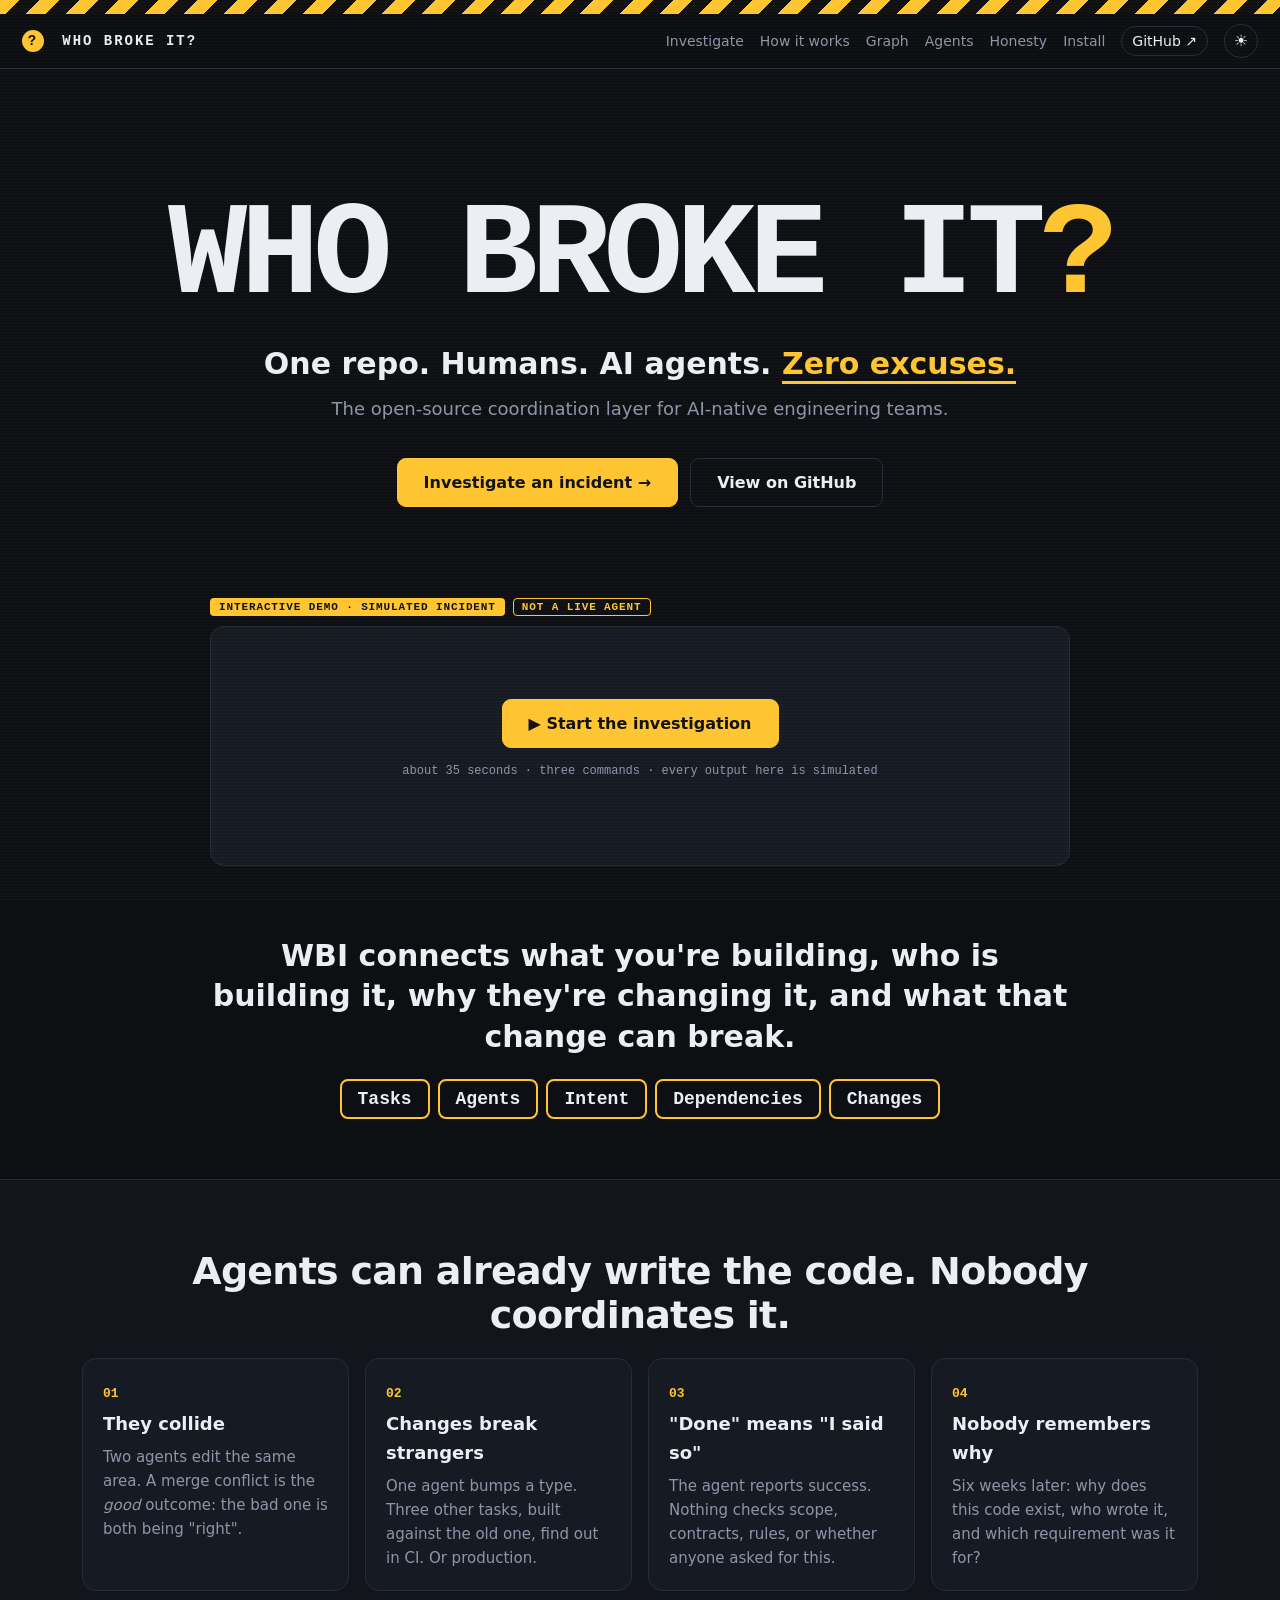
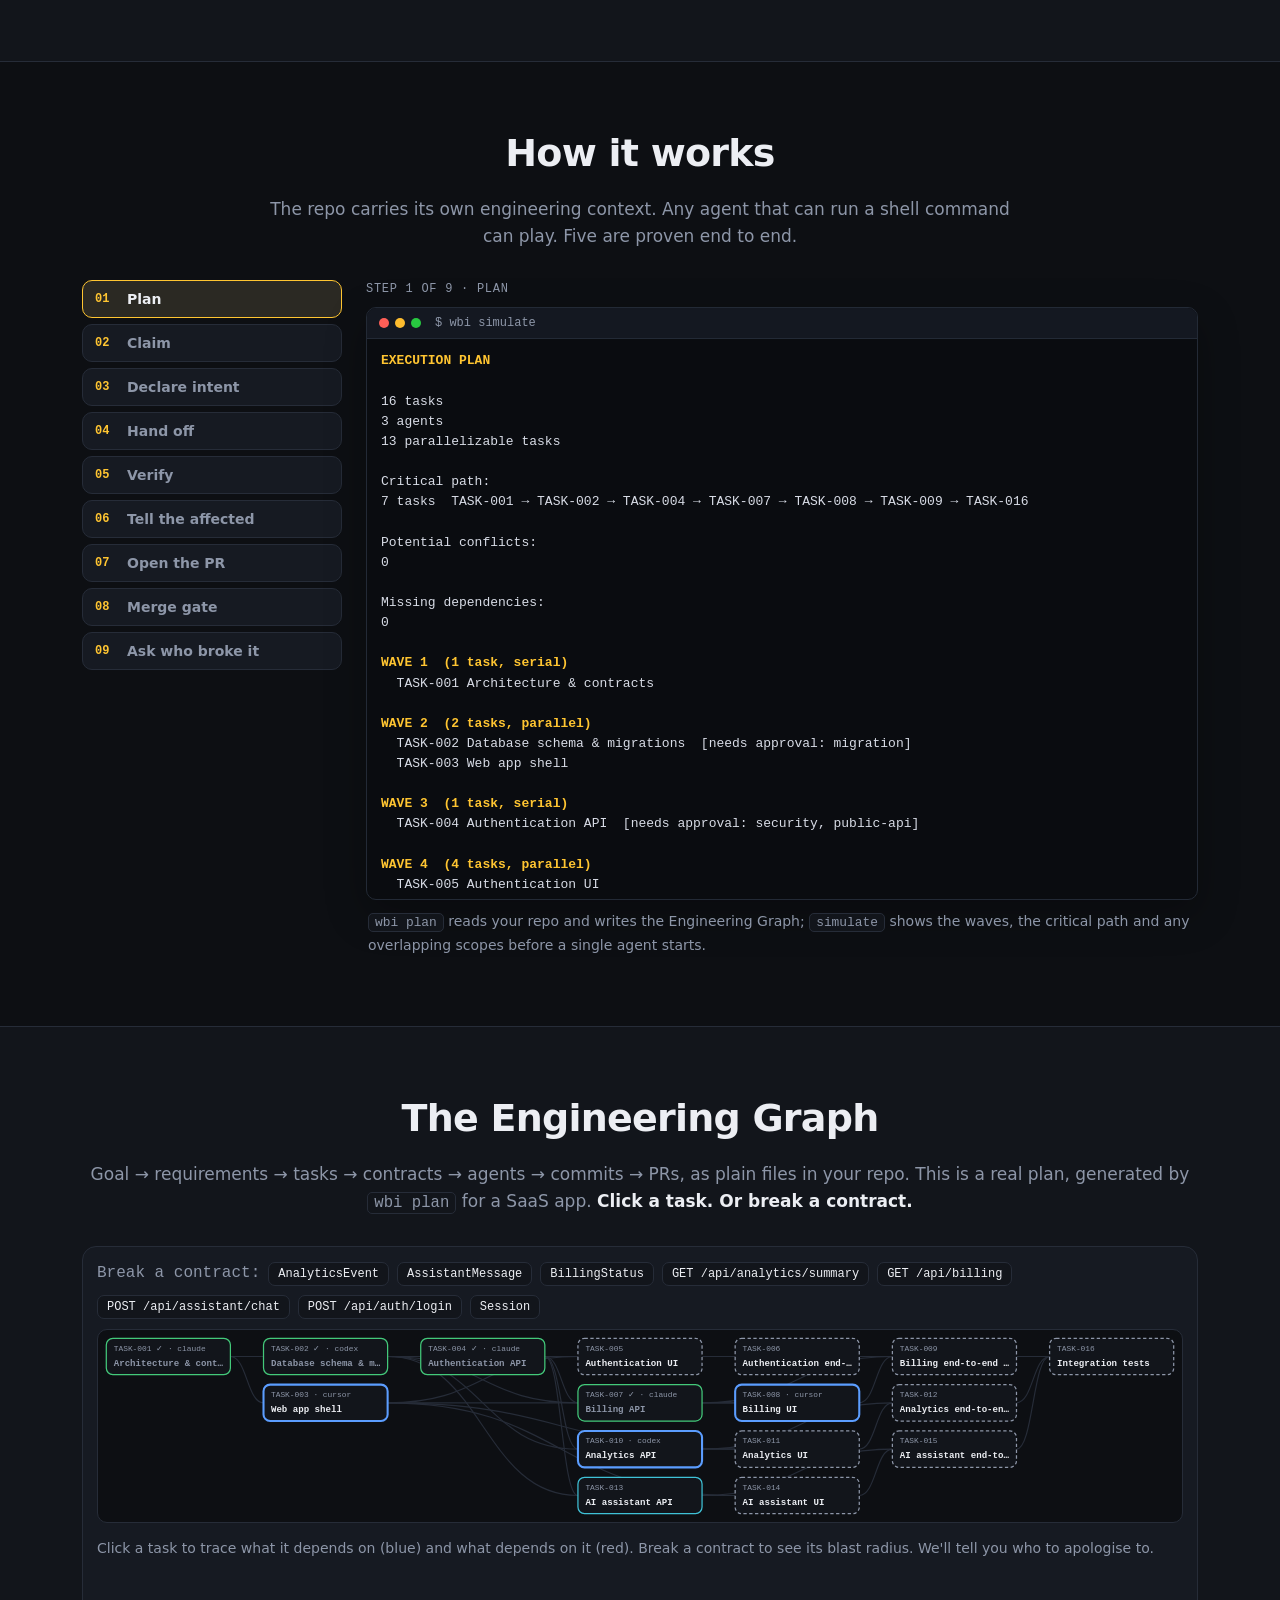
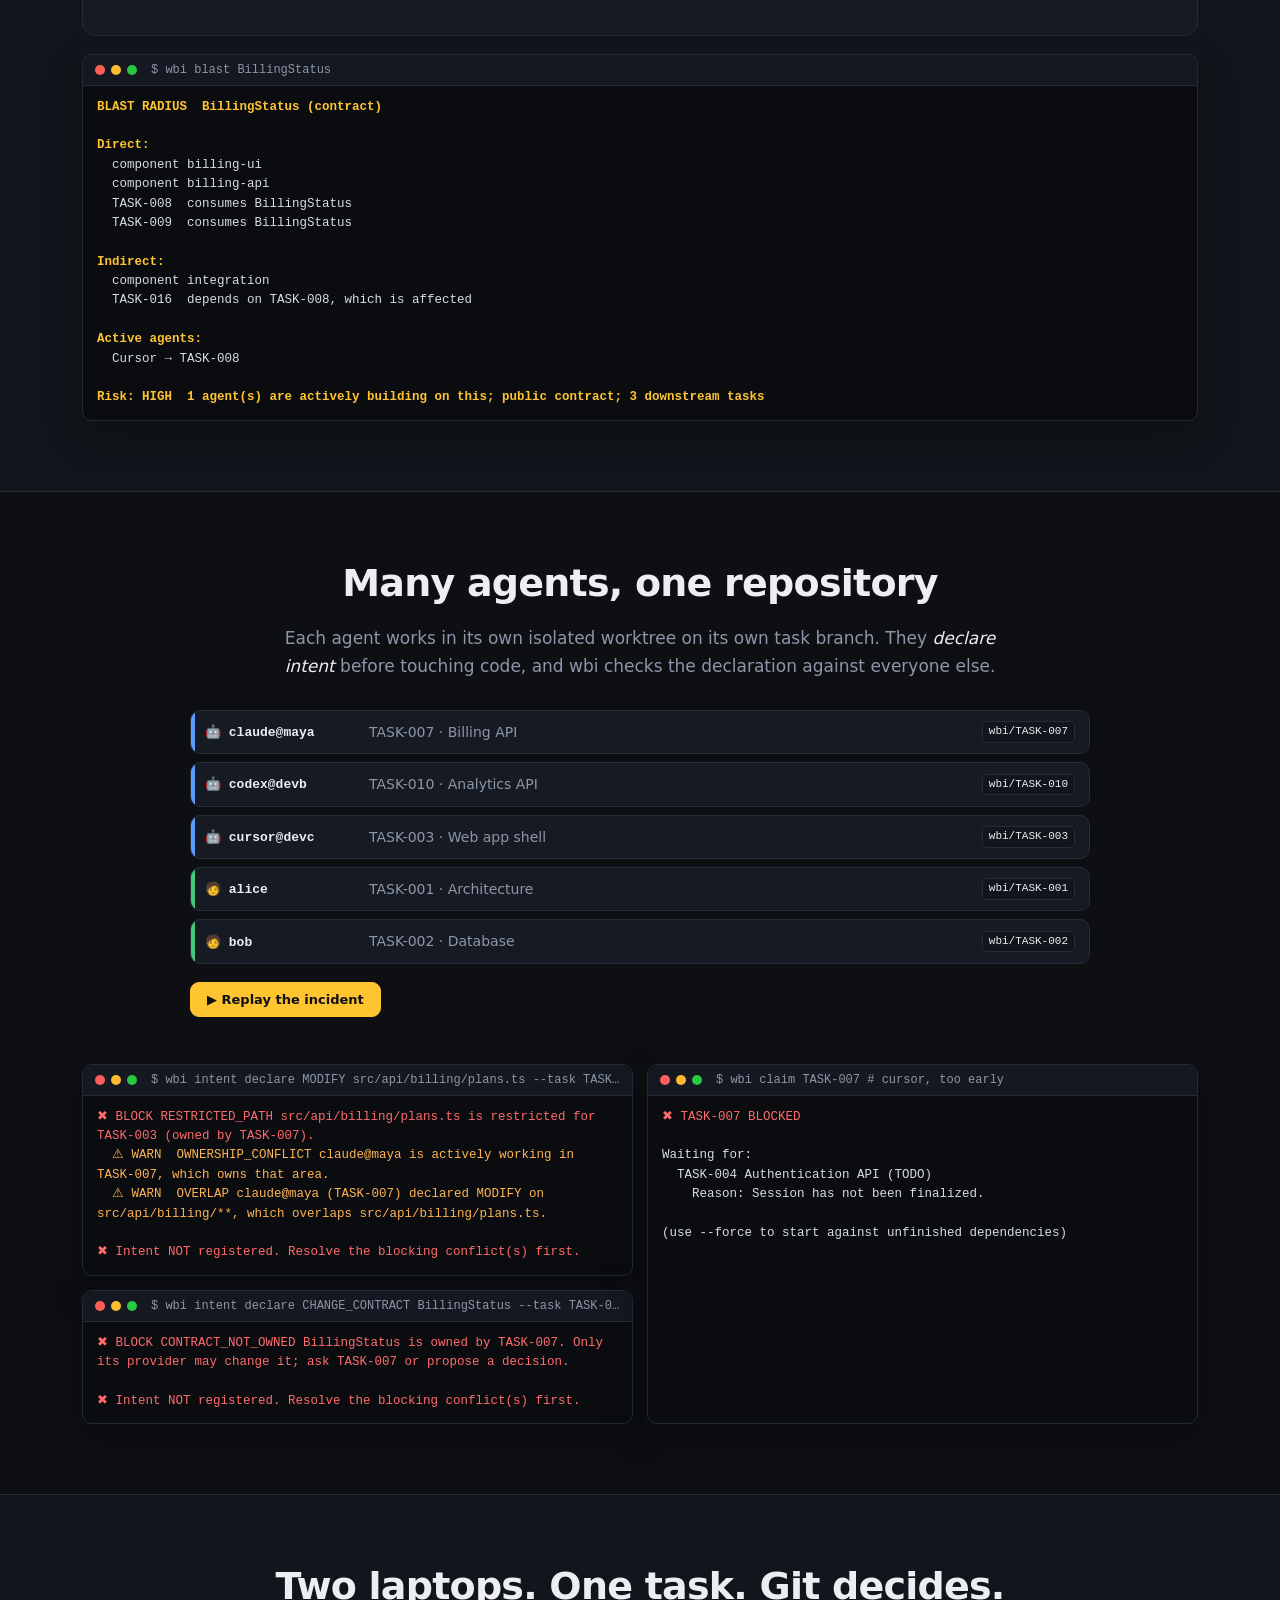
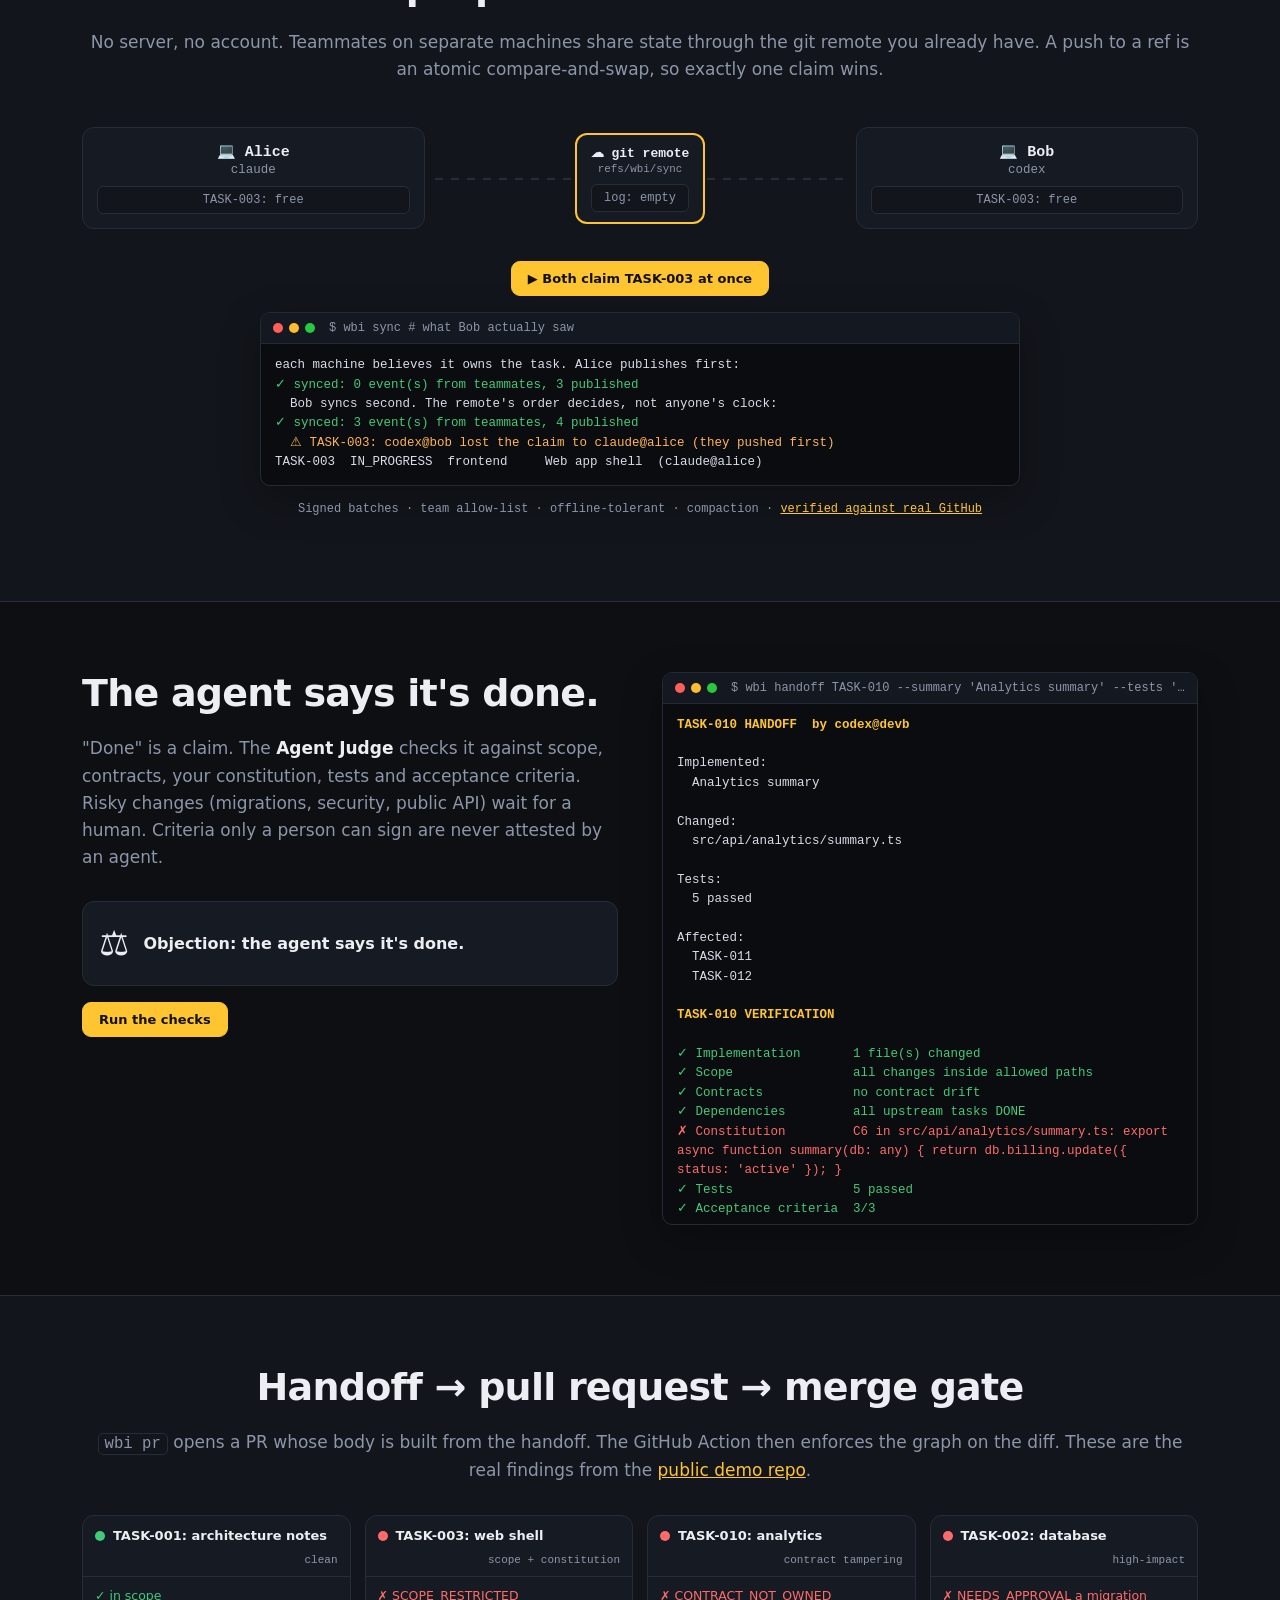
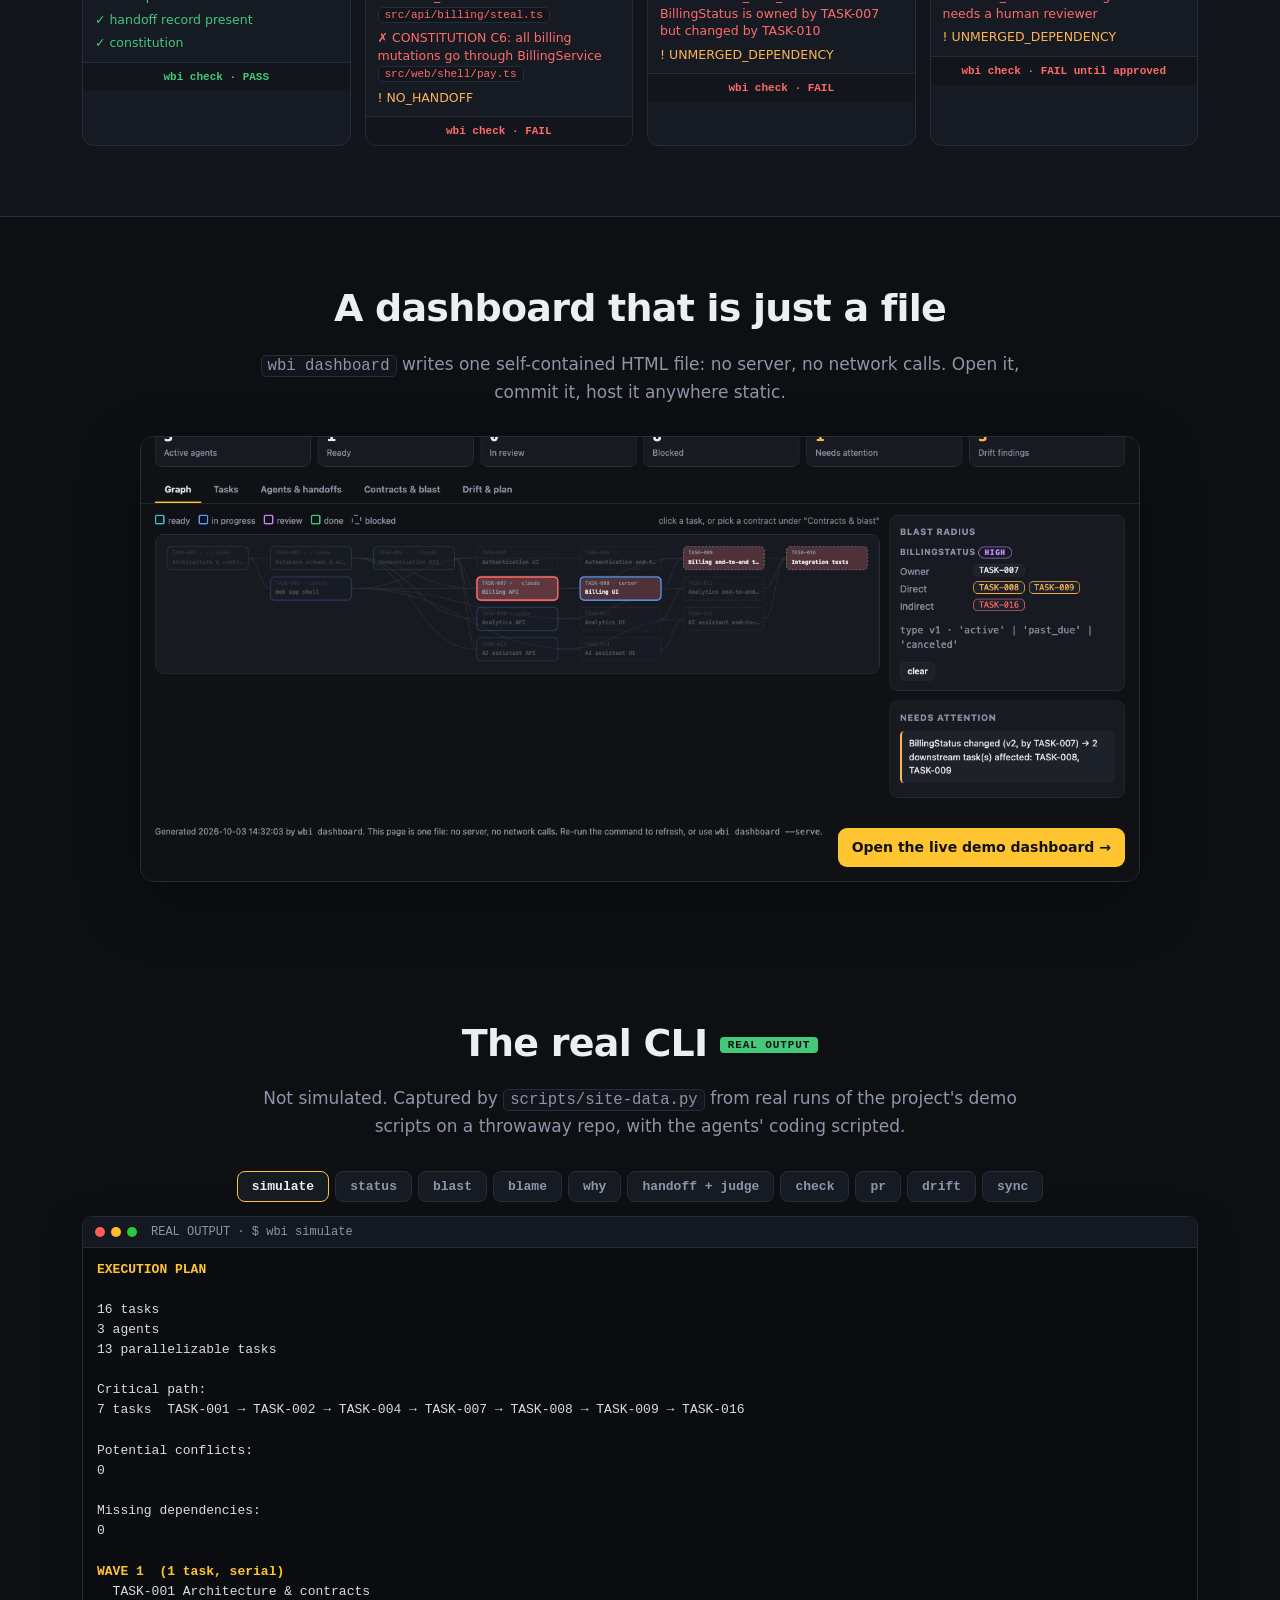
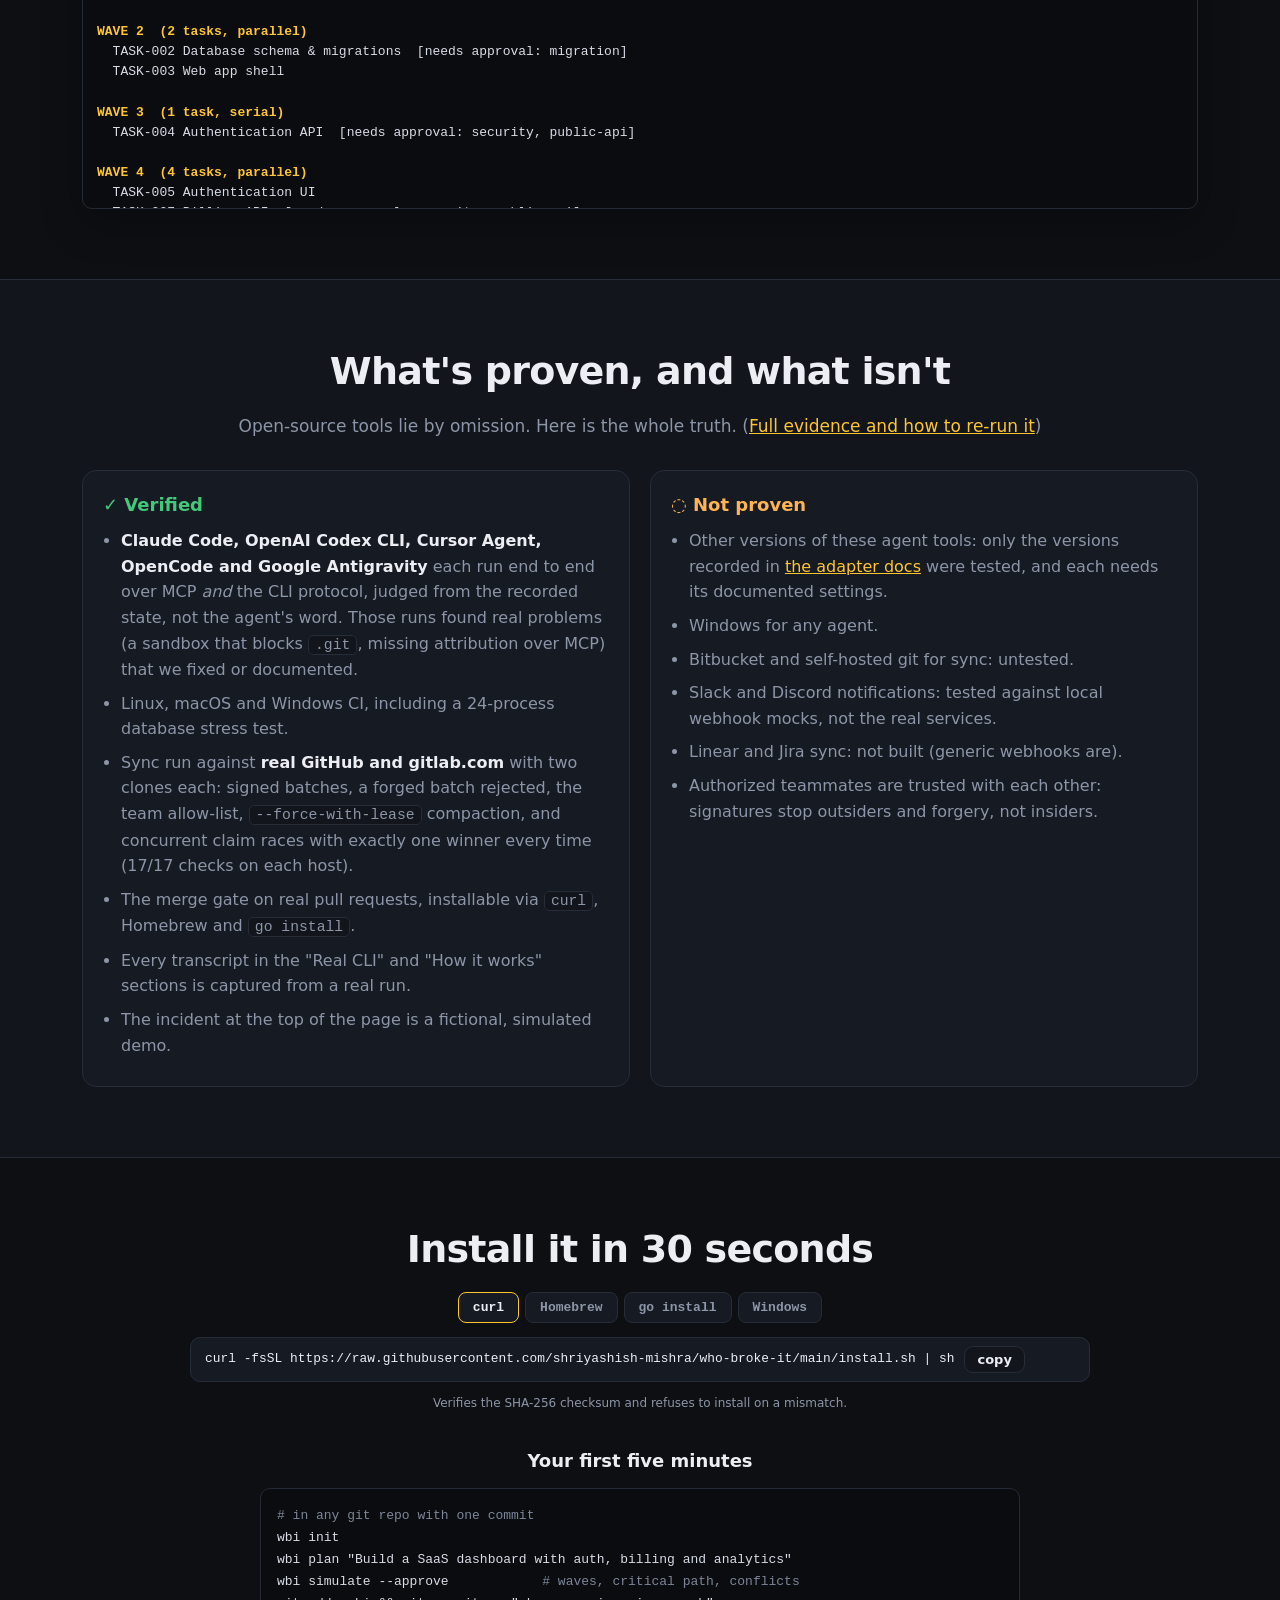
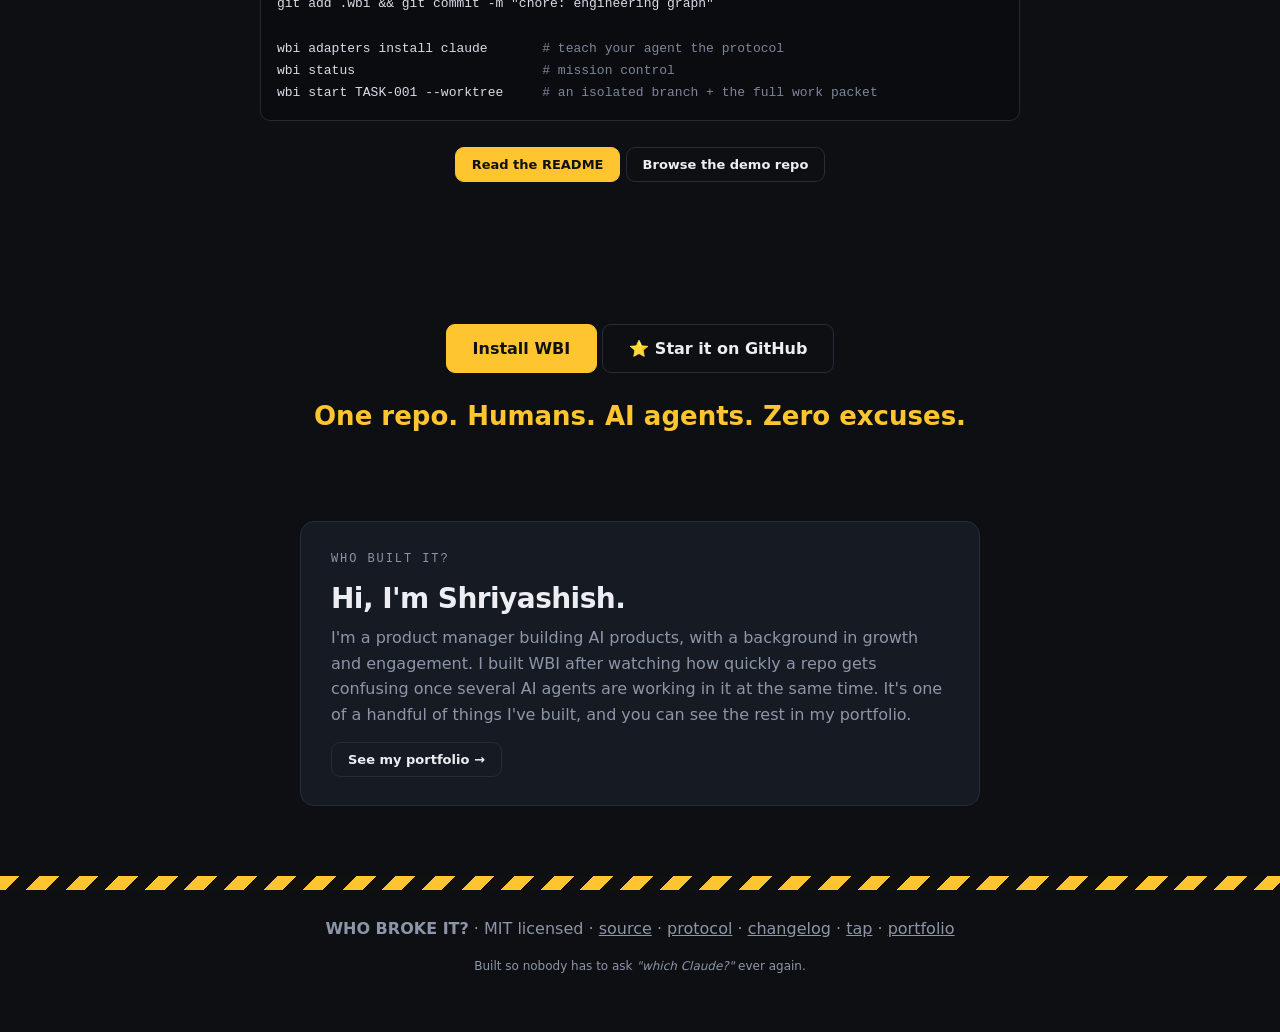
<file: site/index.html>
<!doctype html>
<html lang="en">
<head>
<meta charset="utf-8">
<meta name="viewport" content="width=device-width, initial-scale=1">
<title>Who Broke It? One repo. Humans. AI agents. Zero excuses.</title>
<meta name="description" content="Who Broke It? is the open-source coordination layer for AI-native engineering teams: one repo, many humans and coding agents, shared task graph, intent and conflict detection, blast radius, verified handoffs and a merge gate.">
<meta property="og:title" content="Who Broke It?">
<meta property="og:description" content="One repo. Humans. AI agents. Zero excuses. The open-source coordination layer for AI-native engineering teams.">
<meta property="og:type" content="website">
<meta property="og:url" content="https://shriyashish-mishra.github.io/who-broke-it/">
<meta property="og:image" content="https://shriyashish-mishra.github.io/who-broke-it/og.png">
<meta name="twitter:card" content="summary_large_image">
<link rel="icon" href="favicon.svg" type="image/svg+xml">
<script>document.documentElement.className+=' js'</script>
<link rel="stylesheet" href="site.css">
<noscript><style>.term pre .ln,.m{opacity:1!important;transform:none!important}</style></noscript>
<script>try{var t=localStorage.getItem("wbi-theme");if(t==="light")document.documentElement.setAttribute("data-theme","light")}catch(e){}</script>
</head>
<body>

<div class="scan" aria-hidden="true"></div>
<div class="tape" aria-hidden="true"></div>

<header class="top">
  <a class="logo" href="#top" aria-label="Who Broke It? home"><span class="q">?</span> WHO BROKE IT?</a>
  <nav aria-label="Sections">
    <a href="#investigate">Investigate</a><a href="#how">How it works</a><a href="#graph">Graph</a><a href="#agents">Agents</a><a href="#trust">Honesty</a><a href="#install">Install</a>
    <a class="gh" href="https://github.com/shriyashish-mishra/who-broke-it" rel="noopener">GitHub ↗</a>
    <button type="button" class="theme-toggle" id="themeToggle" aria-label="Switch to light mode" title="Toggle light / dark">☀</button>
  </nav>
</header>

<main id="top">

<!-- ============================ HERO (brand only) -->
<section class="hero">
  <h1>Who Broke It<span class="cursor">?</span></h1>
  <p class="tag">One repo. Humans. AI agents. <em>Zero excuses.</em></p>
  <p class="sub">The open-source coordination layer for AI-native engineering teams.</p>
  <div class="cta">
    <a class="btn big" id="heroinv" href="#investigate">Investigate an incident →</a>
    <a class="btn ghost big" href="https://github.com/shriyashish-mishra/who-broke-it">View on GitHub</a>
  </div>
</section>

<!-- ============================ SHORT INVESTIGATION -->
<section id="investigate" class="inv" aria-labelledby="h-inv">
  <div class="invhead">
    <span class="invbadge">INTERACTIVE DEMO · SIMULATED INCIDENT</span>
    <span class="invbadge2">NOT A LIVE AGENT</span>
    <h2 id="h-inv" class="sr">A short simulated investigation</h2>
  </div>
  <div class="invstage" id="invstage" tabindex="0" aria-label="Simulated incident investigation. Press Enter to advance.">
    <div class="invidle" id="invidle">
      <button class="btn big" id="invgo" type="button">▶ Start the investigation</button>
      <p class="fine mono">about 35 seconds · three commands · every output here is simulated</p>
    </div>

    <div class="beat" data-b="0">
      <p class="alarm"><span aria-hidden="true">🚨</span> <b>PRODUCTION INCIDENT</b></p>
      <p class="alarm2">Something broke. Nobody knows who did it.</p>
      <div class="chat" aria-label="Simulated chat">
        <p class="m a"><i>Maya</i>Did you change payments?</p>
        <p class="m b"><i>Sam</i>No.</p>
        <p class="m a"><i>Maya</i>Claude changed it.</p>
        <p class="m b"><i>Sam</i>Which Claude?</p>
      </div>
      <p class="lets">Let's find out.</p>
    </div>

    <div class="beat" data-b="1">
      <div class="term inv"><div class="bar"><i></i><i></i><i></i><span>simulated · shop-checkout</span></div>
        <pre class="cmd" data-cmd="wbi status">$ wbi status</pre>
        <pre class="out">12 tasks · 4 agents · 2 blocked

<mark class="warm">⚠ TASK-003  PaymentStatus API</mark>
<mark class="warm">  CONTRACT CONFLICT</mark></pre></div>
      <p class="cap">First, see what's happening across the repo.</p>
    </div>

    <div class="beat" data-b="2">
      <div class="term inv"><div class="bar"><i></i><i></i><i></i><span>simulated · shop-checkout</span></div>
        <pre class="cmd" data-cmd="wbi task TASK-003">$ wbi task TASK-003</pre>
        <pre class="out">TASK-003
Update PaymentStatus API

Owner:       Sam
Executor:    Claude Code
Contract:    PaymentStatus
Downstream:  TASK-010, TASK-014</pre></div>
      <p class="cap">Then see what the agent was actually supposed to do.</p>
    </div>

    <div class="beat" data-b="3">
      <div class="term inv"><div class="bar"><i></i><i></i><i></i><span>simulated · shop-checkout</span></div>
        <pre class="cmd" data-cmd="wbi blame src/api/payment.ts">$ wbi blame src/api/payment.ts</pre>
        <pre class="out">PaymentStatus
Changed by:  Claude Code · TASK-003 · commit a91f2c7
<mark id="undecl">⚠ Undeclared: src/auth/payment-token.ts</mark></pre></div>
      <p class="demonote mono"><b>simplified for the demo:</b> real <code>wbi blame &lt;path&gt;</code> prints who changed a path, under which task and agent, from commit trailers. The "undeclared" line stands in for what <code>wbi verify</code> / <code>wbi check</code> report: files outside a task's allowed paths.</p>
      <div class="found" id="found">
        <code class="filechip" id="filechip">src/auth/payment-token.ts</code>
        <p class="there">There it is.</p>
      </div>
      <figure class="mini" id="mini">
        <svg viewBox="0 0 520 190" role="img" aria-label="Simulated dependency graph: PaymentStatus is used by TASK-010, Billing API and Reconciliation">
          <g class="medge"><path d="M170,95 C 260,95 280,30 350,30"/><path d="M170,95 L350,95"/><path d="M170,95 C 260,95 280,160 350,160"/></g>
          <g class="mnode origin" transform="translate(30,70)"><rect width="140" height="50" rx="7"/><text x="70" y="21" text-anchor="middle" class="k">CONTRACT</text><text x="70" y="38" text-anchor="middle" class="t">PaymentStatus</text></g>
          <g class="mnode risk" transform="translate(350,8)"><rect width="140" height="44" rx="7"/><text x="70" y="27" text-anchor="middle" class="t">TASK-010</text></g>
          <g class="mnode risk" transform="translate(350,73)"><rect width="140" height="44" rx="7"/><text x="70" y="27" text-anchor="middle" class="t">Billing API</text></g>
          <g class="mnode risk" transform="translate(350,138)"><rect width="140" height="44" rx="7"/><text x="70" y="27" text-anchor="middle" class="t">Reconciliation</text></g>
        </svg>
        <figcaption>One change. <b>Three things at risk.</b></figcaption>
      </figure>
      <p class="thats">That's what <b>Who Broke It?</b> is for.</p>
    </div>

    <div class="invctl" id="invctl">
      <button class="btn ghost" id="invnext" type="button">Next ▸</button>
      <button class="btn ghost" id="invskip" type="button">Skip to the end</button>
      <button class="btn ghost" id="invreplay" type="button">↺ Replay</button>
      <span class="fine mono" id="invstep">Enter or Next to advance</span>
    </div>
  </div>
</section>

<!-- ============================ WHAT IT CONNECTS -->
<section class="connect">
  <p class="oneliner">WBI connects what you're building, who is building it, why they're changing it, and what that change can break.</p>
  <ul class="five" aria-label="What WBI tracks">
    <li>Tasks</li><li>Agents</li><li>Intent</li><li>Dependencies</li><li>Changes</li>
  </ul>
</section>

<!-- ============================ PROBLEM CARDS -->
<section class="block alt">
  <h2 class="center">Agents can already write the code. Nobody coordinates it.</h2>
  <div class="cards four">
    <article><b>01</b><h3>They collide</h3><p>Two agents edit the same area. A merge conflict is the <em>good</em> outcome: the bad one is both being "right".</p></article>
    <article><b>02</b><h3>Changes break strangers</h3><p>One agent bumps a type. Three other tasks, built against the old one, find out in CI. Or production.</p></article>
    <article><b>03</b><h3>"Done" means "I said so"</h3><p>The agent reports success. Nothing checks scope, contracts, rules, or whether anyone asked for this.</p></article>
    <article><b>04</b><h3>Nobody remembers why</h3><p>Six weeks later: why does this code exist, who wrote it, and which requirement was it for?</p></article>
  </div>
</section>

<!-- ============================ HOW IT WORKS -->
<section id="how" class="block">
  <h2 class="center">How it works</h2>
  <p class="lead center">The repo carries its own engineering context. Any agent that can run a shell command can play. Five are proven end to end.</p>
  <div class="how">
    <ol class="steps" id="steps" role="tablist" aria-label="Workflow steps"></ol>
    <div class="stage">
      <div class="stagehead mono" id="stagehead"></div>
      <div class="term big" id="stageterm"></div>
      <p class="stagenote" id="stagenote"></p>
    </div>
  </div>
</section>

<!-- ============================ GRAPH -->
<section id="graph" class="block alt">
  <h2 class="center">The Engineering Graph</h2>
  <p class="lead center">Goal → requirements → tasks → contracts → agents → commits → PRs, as plain files in your repo. This is a real plan, generated by <code>wbi plan</code> for a SaaS app. <b>Click a task. Or break a contract.</b></p>
  <div class="graphbox">
    <div class="contracts" id="contractbtns"><span class="mono dim">Break a contract:</span></div>
    <div class="gscroll"><svg id="g" role="img" aria-label="Interactive task dependency graph"></svg></div>
    <div class="ginfo" id="ginfo"><p class="dim">Click a task to trace what it depends on (blue) and what depends on it (red). Break a contract to see its blast radius. We'll tell you who to apologise to.</p></div>
  </div>
  <div class="term" data-key="blast" data-cmd="wbi blast BillingStatus" style="margin-top:18px"></div>
</section>

<!-- ============================ AGENTS -->
<section id="agents" class="block">
  <h2 class="center">Many agents, one repository</h2>
  <p class="lead center">Each agent works in its own isolated worktree on its own task branch. They <em>declare intent</em> before touching code, and wbi checks the declaration against everyone else.</p>
  <div class="lanes" id="lanes">
    <div class="lane" data-who="claude"><span class="who">🤖 claude@maya</span><span class="task">TASK-007 · Billing API</span><code>wbi/TASK-007</code></div>
    <div class="lane" data-who="codex"><span class="who">🤖 codex@devb</span><span class="task">TASK-010 · Analytics API</span><code>wbi/TASK-010</code></div>
    <div class="lane" data-who="cursor"><span class="who">🤖 cursor@devc</span><span class="task">TASK-003 · Web app shell</span><code>wbi/TASK-003</code></div>
    <div class="lane" data-who="alice"><span class="who">🧑 alice</span><span class="task">TASK-001 · Architecture</span><code>wbi/TASK-001</code></div>
    <div class="lane" data-who="bob"><span class="who">🧑 bob</span><span class="task">TASK-002 · Database</span><code>wbi/TASK-002</code></div>
  </div>
  <div class="incident">
    <button class="btn" id="replay" type="button">▶ Replay the incident</button>
    <div class="alertbox" id="alertbox" aria-live="polite"></div>
  </div>
  <div class="two">
    <div class="stack">
      <div class="term" data-key="intents1" data-cmd="wbi intent declare MODIFY src/api/billing/plans.ts --task TASK-003   # cursor"></div>
      <div class="term" data-key="intents2" data-cmd="wbi intent declare CHANGE_CONTRACT BillingStatus --task TASK-010   # codex"></div>
    </div>
    <div class="term" data-key="blocked" data-cmd="wbi claim TASK-007   # cursor, too early"></div>
  </div>
</section>

<!-- ============================ SYNC -->
<section class="block alt" id="sync">
  <h2 class="center">Two laptops. One task. Git decides.</h2>
  <p class="lead center">No server, no account. Teammates on separate machines share state through the git remote you already have. A push to a ref is an atomic compare-and-swap, so exactly one claim wins.</p>
  <div class="race" aria-label="Animated diagram of a claim race">
    <div class="box"><div class="lap">💻 Alice<br><small>claude</small></div><div class="state" id="sa">TASK-003: free</div></div>
    <div class="wire"><div class="pkt a" id="pa"></div><div class="pkt b" id="pb"></div><div class="remote">☁ git remote<br><small>refs/wbi/sync</small><div class="state" id="sr">log: empty</div></div></div>
    <div class="box"><div class="lap">💻 Bob<br><small>codex</small></div><div class="state" id="sb">TASK-003: free</div></div>
  </div>
  <p class="center"><button class="btn" id="racebtn" type="button">▶ Both claim TASK-003 at once</button></p>
  <div class="term" data-key="race" data-cmd="wbi sync   # what Bob actually saw" style="max-width:760px;margin:16px auto 0"></div>
  <p class="fine center mono" style="margin-top:14px">Signed batches · team allow-list · offline-tolerant · compaction · <a href="https://github.com/shriyashish-mishra/who-broke-it/blob/main/docs/VERIFICATION.md">verified against real GitHub</a></p>
</section>

<!-- ============================ JUDGE -->
<section class="block" id="judge">
  <div class="split">
    <div>
      <h2>The agent says it's done.</h2>
      <p class="lead">"Done" is a claim. The <b>Agent Judge</b> checks it against scope, contracts, your constitution, tests and acceptance criteria. Risky changes (migrations, security, public API) wait for a human. Criteria only a person can sign are never attested by an agent.</p>
      <div class="gavel" id="gavel"><span>⚖</span><b id="gavelmsg">Objection: the agent says it's done.</b></div>
      <button class="btn" id="judgebtn" type="button">Run the checks</button>
    </div>
    <div>
      <div class="term" data-key="judge" data-cmd="wbi handoff TASK-010 --summary 'Analytics summary' --tests 'npm test'"></div>
    </div>
  </div>
</section>

<!-- ============================ PR / GATE -->
<section class="block alt" id="gate">
  <h2 class="center">Handoff → pull request → merge gate</h2>
  <p class="lead center"><code>wbi pr</code> opens a PR whose body is built from the handoff. The GitHub Action then enforces the graph on the diff. These are the real findings from the <a href="https://github.com/shriyashish-mishra/wbi-action-demo/pulls?q=is%3Apr">public demo repo</a>.</p>
  <div class="prs">
    <article class="pr ok"><header><span class="dot"></span><b>TASK-001: architecture notes</b><em>clean</em></header><ul><li class="g">✓ in scope</li><li class="g">✓ handoff record present</li><li class="g">✓ constitution</li></ul><footer>wbi check · PASS</footer></article>
    <article class="pr bad"><header><span class="dot"></span><b>TASK-003: web shell</b><em>scope + constitution</em></header><ul><li class="r">✗ SCOPE_RESTRICTED <code>src/api/billing/steal.ts</code></li><li class="r">✗ CONSTITUTION C6: all billing mutations go through BillingService <code>src/web/shell/pay.ts</code></li><li class="y">! NO_HANDOFF</li></ul><footer>wbi check · FAIL</footer></article>
    <article class="pr bad"><header><span class="dot"></span><b>TASK-010: analytics</b><em>contract tampering</em></header><ul><li class="r">✗ CONTRACT_NOT_OWNED BillingStatus is owned by TASK-007 but changed by TASK-010</li><li class="y">! UNMERGED_DEPENDENCY</li></ul><footer>wbi check · FAIL</footer></article>
    <article class="pr bad"><header><span class="dot"></span><b>TASK-002: database</b><em>high-impact</em></header><ul><li class="r">✗ NEEDS_APPROVAL a migration needs a human reviewer</li><li class="y">! UNMERGED_DEPENDENCY</li></ul><footer>wbi check · FAIL until approved</footer></article>
  </div>
</section>

<!-- ============================ DASHBOARD -->
<section class="block" id="dash">
  <h2 class="center">A dashboard that is just a file</h2>
  <p class="lead center"><code>wbi dashboard</code> writes one self-contained HTML file: no server, no network calls. Open it, commit it, host it anywhere static.</p>
  <a class="shot" href="demo-dashboard.html"><img src="assets/dashboard.png" alt="The Who Broke It dashboard showing a task graph with the BillingStatus contract's blast radius highlighted" loading="lazy" width="1440" height="640"><span>Open the live demo dashboard →</span></a>
</section>

<!-- ============================ REAL CLI -->
<section class="block" id="realcli">
  <h2 class="center">The real CLI <span class="realtag">REAL OUTPUT</span></h2>
  <p class="lead center">Not simulated. Captured by <code>scripts/site-data.py</code> from real runs of the project's demo scripts on a throwaway repo, with the agents' coding scripted.</p>
  <div class="tabs" role="tablist" id="rtabs" aria-label="Real command output"></div>
  <div class="term big" id="rterm"></div>
</section>

<!-- ============================ HONESTY -->
<section id="trust" class="block alt">
  <h2 class="center">What's proven, and what isn't</h2>
  <p class="lead center">Open-source tools lie by omission. Here is the whole truth. (<a href="https://github.com/shriyashish-mishra/who-broke-it/blob/main/docs/VERIFICATION.md">Full evidence and how to re-run it</a>)</p>
  <div class="truth">
    <div><h3 class="g">✓ Verified</h3><ul>
      <li><b>Claude Code, OpenAI Codex CLI, Cursor Agent, OpenCode and Google Antigravity</b> each run end to end over MCP <em>and</em> the CLI protocol, judged from the recorded state, not the agent's word. Those runs found real problems (a sandbox that blocks <code>.git</code>, missing attribution over MCP) that we fixed or documented.</li>
      <li>Linux, macOS and Windows CI, including a 24-process database stress test.</li>
      <li>Sync run against <b>real GitHub and gitlab.com</b> with two clones each: signed batches, a forged batch rejected, the team allow-list, <code>--force-with-lease</code> compaction, and concurrent claim races with exactly one winner every time (17/17 checks on each host).</li>
      <li>The merge gate on real pull requests, installable via <code>curl</code>, Homebrew and <code>go install</code>.</li>
      <li>Every transcript in the "Real CLI" and "How it works" sections is captured from a real run.</li>
      <li>The incident at the top of the page is a fictional, simulated demo.</li></ul></div>
    <div><h3 class="y">◌ Not proven</h3><ul>
      <li>Other versions of these agent tools: only the versions recorded in <a href="https://github.com/shriyashish-mishra/who-broke-it/blob/main/docs/ADAPTERS.md">the adapter docs</a> were tested, and each needs its documented settings.</li>
      <li>Windows for any agent.</li>
      <li>Bitbucket and self-hosted git for sync: untested.</li>
      <li>Slack and Discord notifications: tested against local webhook mocks, not the real services.</li>
      <li>Linear and Jira sync: not built (generic webhooks are).</li>
      <li>Authorized teammates are trusted with each other: signatures stop outsiders and forgery, not insiders.</li></ul></div>
  </div>
</section>

<!-- ============================ INSTALL -->
<section id="install" class="block">
  <h2 class="center">Install it in 30 seconds</h2>
  <div class="tabs" role="tablist" id="itabs">
    <button role="tab" aria-selected="true" data-i="curl">curl</button><button role="tab" aria-selected="false" data-i="brew">Homebrew</button><button role="tab" aria-selected="false" data-i="go">go install</button><button role="tab" aria-selected="false" data-i="win">Windows</button>
  </div>
  <div class="itab" id="i-curl"><div class="install wide" data-copy="curl -fsSL https://raw.githubusercontent.com/shriyashish-mishra/who-broke-it/main/install.sh | sh"><code>curl -fsSL https://raw.githubusercontent.com/shriyashish-mishra/who-broke-it/main/install.sh | sh</code><button type="button">copy</button></div><p class="fine">Verifies the SHA-256 checksum and refuses to install on a mismatch.</p></div>
  <div class="itab" id="i-brew" hidden><div class="install wide" data-copy="brew install shriyashish-mishra/tap/wbi"><code>brew install shriyashish-mishra/tap/wbi</code><button type="button">copy</button></div></div>
  <div class="itab" id="i-go" hidden><div class="install wide" data-copy="go install github.com/shriyashish-mishra/who-broke-it/cmd/wbi@latest"><code>go install github.com/shriyashish-mishra/who-broke-it/cmd/wbi@latest</code><button type="button">copy</button></div><p class="fine">Needs Go 1.26+.</p></div>
  <div class="itab" id="i-win" hidden><p>Download <code>wbi_&lt;version&gt;_windows_amd64.zip</code> from the <a href="https://github.com/shriyashish-mishra/who-broke-it/releases/latest">latest release</a>, unzip, and put <code>wbi.exe</code> on your PATH. Windows is covered by CI tests; the demo scripts are bash.</p></div>

  <h3 class="center" style="margin-top:34px">Your first five minutes</h3>
  <pre class="qs"><code><span class="c"># in any git repo with one commit</span>
wbi init
wbi plan "Build a SaaS dashboard with auth, billing and analytics"
wbi simulate --approve            <span class="c"># waves, critical path, conflicts</span>
git add .wbi &amp;&amp; git commit -m "chore: engineering graph"

wbi adapters install claude       <span class="c"># teach your agent the protocol</span>
wbi status                        <span class="c"># mission control</span>
wbi start TASK-001 --worktree     <span class="c"># an isolated branch + the full work packet</span></code></pre>
  <p class="center"><a class="btn" href="https://github.com/shriyashish-mishra/who-broke-it#readme">Read the README</a> <a class="btn ghost" href="https://github.com/shriyashish-mishra/wbi-action-demo">Browse the demo repo</a></p>
</section>

<section class="block final" id="final">
  <p class="center"><a class="btn big" href="https://github.com/shriyashish-mishra/who-broke-it#readme">Install WBI</a> <a class="btn ghost big" href="https://github.com/shriyashish-mishra/who-broke-it">⭐ Star it on GitHub</a></p>
  <p class="closer center">One repo. Humans. AI agents. Zero excuses.</p>
</section>

<section class="block about" id="about">
  <div class="about-card">
    <p class="about-k mono">WHO BUILT IT?</p>
    <h2>Hi, I'm Shriyashish.</h2>
    <p>I'm a product manager building AI products, with a background in growth and engagement. I built WBI after watching how quickly a repo gets confusing once several AI agents are working in it at the same time. It's one of a handful of things I've built, and you can see the rest in my portfolio.</p>
    <p><a class="btn ghost" href="https://shriyashish-mishra.github.io/">See my portfolio &rarr;</a></p>
  </div>
</section>

</main>

<footer>
  <div class="tape" aria-hidden="true"></div>
  <p><b>WHO BROKE IT?</b> · MIT licensed · <a href="https://github.com/shriyashish-mishra/who-broke-it">source</a> · <a href="https://github.com/shriyashish-mishra/who-broke-it/blob/main/docs/PROTOCOL.md">protocol</a> · <a href="https://github.com/shriyashish-mishra/who-broke-it/blob/main/CHANGELOG.md">changelog</a> · <a href="https://github.com/shriyashish-mishra/homebrew-tap">tap</a> · <a href="https://shriyashish-mishra.github.io/">portfolio</a></p>
  <p class="fine">Built so nobody has to ask <i>"which Claude?"</i> ever again.</p>
</footer>

<script src="data.js"></script>
<script src="site.js"></script>
</body>
</html>
</file>
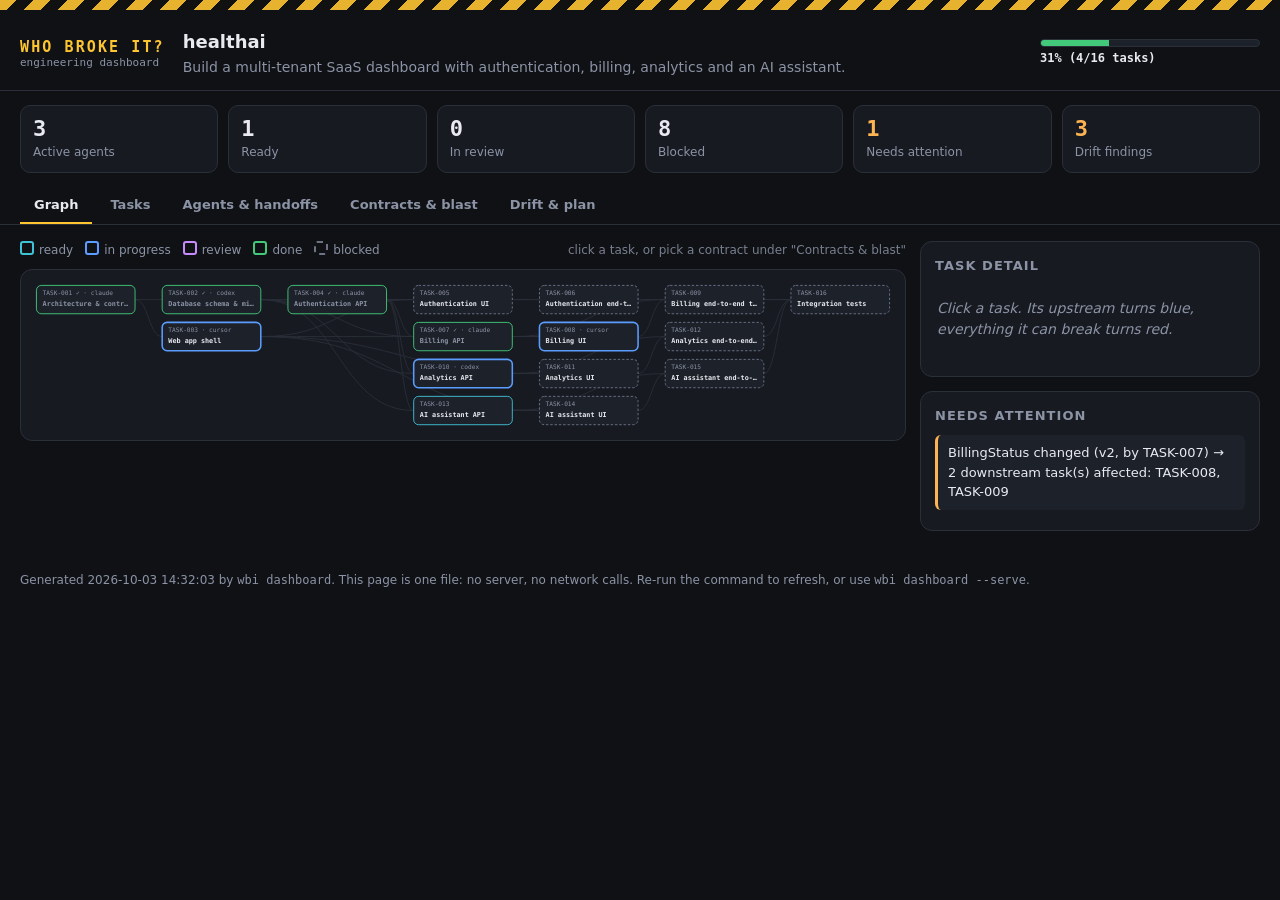
<file: site/demo-dashboard.html>
<!doctype html>
<html lang="en">
<head>
<meta charset="utf-8">
<meta name="viewport" content="width=device-width, initial-scale=1">
<title>healthai · Who Broke It?</title>
<style>
:root{color-scheme:dark;
  --bg:#0f1115; --panel:#171a21; --panel2:#1d212a; --line:#2a2f3a; --ink:#e8eaf0; --dim:#8b93a5;
  --amber:#ffc531; --READY:#3fc1d6; --BLOCKED:#6b7385; --IN_PROGRESS:#5b9dff; --REVIEW:#c58bff; --DONE:#43c97a;
  --bad:#ff6b6b; --warn:#ffb454; --mono:ui-monospace,SFMono-Regular,Menlo,Consolas,monospace;
}
*{box-sizing:border-box} body{margin:0;background:var(--bg);color:var(--ink);font:14px/1.5 system-ui,-apple-system,Segoe UI,sans-serif}
a{color:inherit} code,.mono{font-family:var(--mono)}
header{padding:18px 20px 12px;border-bottom:1px solid var(--line);display:flex;gap:18px;flex-wrap:wrap;align-items:center}
.brand{font:800 15px var(--mono);letter-spacing:.14em;color:var(--amber)} .brand small{display:block;color:var(--dim);font-weight:400;letter-spacing:0;font-size:11px}
.proj{flex:1;min-width:220px} .proj h1{margin:0;font-size:18px} .proj p{margin:2px 0 0;color:var(--dim)}
.prog{min-width:220px} .bar{height:8px;border-radius:8px;background:var(--panel2);overflow:hidden;border:1px solid var(--line)} .bar i{display:block;height:100%;background:var(--DONE)}
.prog b{font:700 12px var(--mono)}
.kpis{display:grid;grid-template-columns:repeat(auto-fit,minmax(110px,1fr));gap:10px;padding:14px 20px}
.kpi{background:var(--panel);border:1px solid var(--line);border-radius:10px;padding:10px 12px} .kpi b{display:block;font:800 22px var(--mono)} .kpi span{color:var(--dim);font-size:12px}
.kpi.hot b{color:var(--warn)}
nav{display:flex;gap:4px;padding:0 20px;border-bottom:1px solid var(--line);overflow-x:auto}
nav button{background:none;border:0;color:var(--dim);padding:10px 14px;font:600 13px system-ui;cursor:pointer;border-bottom:2px solid transparent;white-space:nowrap}
nav button[aria-selected=true]{color:var(--ink);border-color:var(--amber)}
main{padding:16px 20px 40px}
.grid{display:grid;grid-template-columns:minmax(0,1fr) 340px;gap:14px} @media(max-width:980px){.grid{grid-template-columns:minmax(0,1fr)}}
.grid>*{min-width:0} html,body{max-width:100%;overflow-x:hidden}
.card{background:var(--panel);border:1px solid var(--line);border-radius:12px;padding:14px} .card h2{margin:0 0 10px;font-size:13px;letter-spacing:.08em;text-transform:uppercase;color:var(--dim)}
.graphwrap{overflow:auto;border:1px solid var(--line);border-radius:12px;background:var(--panel);padding:8px}
#graph{width:100%;min-width:820px;height:auto;display:block}
svg text{font-family:var(--mono);fill:var(--ink)} .node rect{fill:var(--panel2);stroke:var(--line);stroke-width:1.5;rx:8} .node{cursor:pointer}
.node .id{font-size:10px;fill:var(--dim)} .node .t{font-size:11px;font-weight:600}
.node.s-READY rect{stroke:var(--READY)} .node.s-IN_PROGRESS rect{stroke:var(--IN_PROGRESS);stroke-width:2.5} .node.s-REVIEW rect{stroke:var(--REVIEW);stroke-width:2.5}
.node.s-DONE rect{stroke:var(--DONE)} .node.s-DONE .t{fill:var(--dim)} .node.s-BLOCKED rect{stroke:var(--BLOCKED);stroke-dasharray:4 3}
.node.dim{opacity:.22} .node.sel rect{stroke:var(--amber);stroke-width:3} .node.up rect{fill:color-mix(in srgb,var(--IN_PROGRESS) 22%,var(--panel2))} .node.down rect{fill:color-mix(in srgb,var(--bad) 22%,var(--panel2))}
.node.origin rect{stroke:var(--bad);stroke-width:3;fill:color-mix(in srgb,var(--bad) 30%,var(--panel2))}
.edge{fill:none;stroke:var(--line);stroke-width:1.4} .edge.hot{stroke:var(--amber);stroke-width:2.2} .edge.dim{opacity:.15}
.pill{display:inline-block;padding:1px 8px;border-radius:99px;font:700 11px var(--mono);border:1px solid currentColor}
.p-READY{color:var(--READY)} .p-BLOCKED{color:var(--BLOCKED)} .p-IN_PROGRESS{color:var(--IN_PROGRESS)} .p-REVIEW{color:var(--REVIEW)} .p-DONE{color:var(--DONE)}
.legend{display:flex;gap:12px;flex-wrap:wrap;margin:0 0 10px;color:var(--dim);font-size:12px} .legend span:before{content:"";display:inline-block;width:10px;height:10px;border-radius:3px;border:2px solid;margin-right:5px;vertical-align:-1px}
.hint{margin-left:auto;font-style:normal;opacity:.85}
.legend .READY:before{border-color:var(--READY)}.legend .IN_PROGRESS:before{border-color:var(--IN_PROGRESS)}.legend .REVIEW:before{border-color:var(--REVIEW)}.legend .DONE:before{border-color:var(--DONE)}.legend .BLOCKED:before{border-color:var(--BLOCKED);border-style:dashed}
table{width:100%;border-collapse:collapse} th,td{text-align:left;padding:7px 8px;border-bottom:1px solid var(--line);vertical-align:top} th{color:var(--dim);font:600 11px var(--mono);letter-spacing:.06em;text-transform:uppercase}
tr.click{cursor:pointer} tr.click:hover{background:var(--panel2)}
.attn{list-style:none;margin:0;padding:0} .attn li{padding:8px 10px;margin-bottom:6px;border-left:3px solid var(--warn);background:var(--panel2);border-radius:6px;font-size:13px}
.empty{color:var(--dim);font-style:italic;padding:8px 2px}
.kv{display:grid;grid-template-columns:96px 1fr;gap:4px 10px;margin:8px 0} .kv dt{color:var(--dim)} .kv dd{margin:0;word-break:break-word}
.chips{display:flex;gap:6px;flex-wrap:wrap} .chip{font:12px var(--mono);padding:1px 7px;border-radius:6px;background:var(--panel2);border:1px solid var(--line);cursor:pointer}
.chip.warn{border-color:var(--warn);color:var(--warn)} .chip.bad{border-color:var(--bad);color:var(--bad)}
h3{margin:14px 0 6px;font-size:12px;color:var(--dim);letter-spacing:.08em;text-transform:uppercase}
ul.tight{margin:4px 0 0 18px;padding:0} ul.tight li{margin:2px 0}
.tape{height:10px;background:repeating-linear-gradient(135deg,var(--amber) 0 12px,#111 12px 24px);opacity:.9}
footer{color:var(--dim);font-size:12px;padding:0 20px 30px} 
.hidden{display:none} button.btn{background:var(--panel2);color:var(--ink);border:1px solid var(--line);border-radius:8px;padding:5px 10px;cursor:pointer;font:600 12px system-ui}
</style>
<script>try{var t=localStorage.getItem("wbi-theme");if(t==="light")document.documentElement.setAttribute("data-theme","light")}catch(e){}</script>
<style>:root[data-theme="light"]{color-scheme:light;--bg:#f6f4ee;--panel:#fffdf8;--panel2:#f1eee5;--line:#ddd7c8;--ink:#1b1d22;--dim:#6a6f7c;--amber:#c98a00;--READY:#0f8fa6;--BLOCKED:#8a91a1;--IN_PROGRESS:#2b6fe0;--REVIEW:#8a45d6;--DONE:#1f9d57;--bad:#d63b3b;--warn:#c7771a}</style>
</head>
<body>
<div class="tape" aria-hidden="true"></div>
<header>
  <div class="brand">WHO BROKE IT?<small>engineering dashboard</small></div>
  <div class="proj"><h1 id="pname"></h1><p id="pgoal"></p></div>
  <div class="prog"><div class="bar"><i id="pbar"></i></div><b id="ptext"></b></div>
</header>
<section class="kpis" id="kpis"></section>
<nav role="tablist" id="tabs"></nav>
<main>
  <section id="tab-graph">
    <div class="grid">
      <div>
        <div class="legend"><span class="READY">ready</span><span class="IN_PROGRESS">in progress</span><span class="REVIEW">review</span><span class="DONE">done</span><span class="BLOCKED">blocked</span><em class="hint">click a task, or pick a contract under "Contracts & blast"</em></div>
        <div class="graphwrap"><svg id="graph" role="img" aria-label="Task dependency graph"></svg></div>
      </div>
      <aside>
        <div class="card" id="detail"></div>
        <div class="card" style="margin-top:14px"><h2>Needs attention</h2><ul class="attn" id="attn"></ul></div>
      </aside>
    </div>
  </section>
  <section id="tab-tasks" class="hidden"><div class="card"><h2>Tasks</h2><div id="tasks"></div></div></section>
  <section id="tab-agents" class="hidden"><div class="grid"><div class="card"><h2>Agents</h2><div id="agents"></div></div><div class="card"><h2>Active intents</h2><div id="intents"></div></div></div>
    <div class="card" style="margin-top:14px"><h2>Handoffs</h2><div id="handoffs"></div></div></section>
  <section id="tab-contracts" class="hidden"><div class="card"><h2>Contracts and blast radius</h2><div id="contracts"></div></div></section>
  <section id="tab-drift" class="hidden"><div class="grid"><div class="card"><h2>Product drift (requirement × layer)</h2><div id="product"></div></div><div class="card"><h2>Architecture, coupling, context</h2><div id="arch"></div></div></div>
    <div class="card" style="margin-top:14px"><h2>Execution plan</h2><div id="plan"></div></div></section>
</main>
<footer id="foot"></footer>
<script>
const D = {"project":{"name":"healthai","goal":"Build a multi-tenant SaaS dashboard with authentication, billing, analytics and an AI assistant."},"generated":"2026-10-03 14:32:03","status":{"project":{"name":"healthai","goal":"Build a multi-tenant SaaS dashboard with authentication, billing, analytics and an AI assistant."},"progress":{"done":4,"total":16,"pct":31},"active":[{"task":{"id":"TASK-003","title":"Web app shell","goal":"App layout, routing, design system and an authenticated-route wrapper that features plug into.","layer":"frontend","component":"web-shell","requirements":["REQ-001","REQ-002","REQ-003","REQ-004"],"dependsOn":["TASK-001"],"allowedPaths":["src/web/shell/**","src/web/components/**"],"restrictedPaths":["src/api/**","migrations/**"],"relevantFiles":[],"provides":[],"consumes":[],"acceptance":[{"text":"Shell renders with navigation placeholders for each feature"},{"text":"Test suite passes (npm test)","check":{"type":"command","cmd":"npm test"}}],"risks":[],"impact":[],"decisions":[],"effort":2,"contractVersions":{},"createdAt":"2026-10-03T09:01:56Z"},"agentId":"cursor@devc","branch":"wbi/TASK-003","ahead":1,"stale":false,"heartbeatAgoMs":4276},{"task":{"id":"TASK-008","title":"Billing UI","goal":"Build the billing screens against the published contracts.","layer":"frontend","component":"billing-ui","requirements":["REQ-002"],"dependsOn":["TASK-007","TASK-003"],"allowedPaths":["src/web/billing/**"],"restrictedPaths":["src/api/**","migrations/**"],"relevantFiles":["src/api/billing/legacy.ts"],"provides":[],"consumes":["BillingStatus","GET /api/billing","Session"],"acceptance":[{"text":"Consumes BillingStatus, GET /api/billing without redefining types"},{"text":"Loading, empty and error states handled"},{"text":"Test suite passes (npm test)","check":{"type":"command","cmd":"npm test"}}],"risks":["UI redefining contract types instead of importing them"],"impact":[],"decisions":[],"effort":2,"contractVersions":{"BillingStatus":1,"GET /api/billing":1,"Session":1},"createdAt":"2026-10-03T09:01:56Z"},"agentId":"cursor@devc","branch":"wbi/TASK-008","ahead":0,"stale":false,"heartbeatAgoMs":4276},{"task":{"id":"TASK-010","title":"Analytics API","goal":"Implement the analytics backend and the contracts other tasks build on.","layer":"backend","component":"analytics-api","requirements":["REQ-003"],"dependsOn":["TASK-002","TASK-004"],"allowedPaths":["src/api/analytics/**"],"restrictedPaths":["migrations/**","src/web/**","src/api/auth/**"],"relevantFiles":[],"provides":["AnalyticsEvent","GET /api/analytics/summary"],"consumes":["Session"],"acceptance":[{"text":"Implements AnalyticsEvent and GET /api/analytics/summary exactly as specified in .wbi/contracts"},{"text":"Validation and error responses handled for every endpoint"},{"text":"Test suite passes (npm test)","check":{"type":"command","cmd":"npm test"}}],"risks":["PII leaking into event properties","Unbounded aggregation queries"],"impact":[],"decisions":["ADR-001"],"effort":3,"contractVersions":{"AnalyticsEvent":1,"GET /api/analytics/summary":1,"Session":1},"createdAt":"2026-10-03T09:01:56Z"},"agentId":"codex@devb","branch":"wbi/TASK-010","ahead":2,"stale":false,"heartbeatAgoMs":4052}],"ready":[{"id":"TASK-013","title":"AI assistant API","goal":"Implement the ai assistant backend and the contracts other tasks build on.","layer":"backend","component":"assistant-api","requirements":["REQ-004"],"dependsOn":["TASK-002","TASK-004"],"allowedPaths":["src/api/assistant/**"],"restrictedPaths":["migrations/**","src/web/**","src/api/auth/**"],"relevantFiles":[],"provides":["AssistantMessage","POST /api/assistant/chat"],"consumes":["Session"],"acceptance":[{"text":"Implements AssistantMessage and POST /api/assistant/chat exactly as specified in .wbi/contracts"},{"text":"Validation and error responses handled for every endpoint"},{"text":"Test suite passes (npm test)","check":{"type":"command","cmd":"npm test"}}],"risks":["Prompt injection from user-supplied data","Unbounded model spend without per-tenant limits"],"impact":[],"decisions":["ADR-001"],"effort":3,"contractVersions":{"AssistantMessage":1,"POST /api/assistant/chat":1,"Session":1},"createdAt":"2026-10-03T09:01:56Z"}],"blocked":[{"task":{"id":"TASK-005","title":"Authentication UI","goal":"Build the authentication screens against the published contracts.","layer":"frontend","component":"auth-ui","requirements":["REQ-001"],"dependsOn":["TASK-004","TASK-003"],"allowedPaths":["src/web/auth/**"],"restrictedPaths":["src/api/**","migrations/**"],"relevantFiles":[],"provides":[],"consumes":["Session","POST /api/auth/login"],"acceptance":[{"text":"Consumes Session, POST /api/auth/login without redefining types"},{"text":"Loading, empty and error states handled"},{"text":"Test suite passes (npm test)","check":{"type":"command","cmd":"npm test"}}],"risks":["UI redefining contract types instead of importing them"],"impact":[],"decisions":[],"effort":2,"contractVersions":{"POST /api/auth/login":1,"Session":1},"createdAt":"2026-10-03T09:01:56Z"},"waitingFor":["TASK-003"]},{"task":{"id":"TASK-006","title":"Authentication end-to-end tests","goal":"Cover the critical authentication path end to end.","layer":"testing","component":"auth-api","requirements":["REQ-001"],"dependsOn":["TASK-004","TASK-005"],"allowedPaths":["tests/auth/**"],"restrictedPaths":["src/api/**","src/web/**"],"relevantFiles":[],"provides":[],"consumes":["Session","POST /api/auth/login"],"acceptance":[{"text":"Critical authentication path covered end to end"},{"text":"Test suite passes (npm test)","check":{"type":"command","cmd":"npm test"}}],"risks":[],"impact":[],"decisions":[],"effort":1,"contractVersions":{"POST /api/auth/login":1,"Session":1},"createdAt":"2026-10-03T09:01:56Z"},"waitingFor":["TASK-005"]},{"task":{"id":"TASK-009","title":"Billing end-to-end tests","goal":"Cover the critical billing path end to end.","layer":"testing","component":"billing-api","requirements":["REQ-002"],"dependsOn":["TASK-007","TASK-008"],"allowedPaths":["tests/billing/**"],"restrictedPaths":["src/api/**","src/web/**"],"relevantFiles":[],"provides":[],"consumes":["BillingStatus","GET /api/billing"],"acceptance":[{"text":"Critical billing path covered end to end"},{"text":"Test suite passes (npm test)","check":{"type":"command","cmd":"npm test"}}],"risks":[],"impact":[],"decisions":[],"effort":1,"contractVersions":{"BillingStatus":1,"GET /api/billing":1},"createdAt":"2026-10-03T09:01:56Z"},"waitingFor":["TASK-008"]},{"task":{"id":"TASK-011","title":"Analytics UI","goal":"Build the analytics screens against the published contracts.","layer":"frontend","component":"analytics-ui","requirements":["REQ-003"],"dependsOn":["TASK-010","TASK-003"],"allowedPaths":["src/web/analytics/**"],"restrictedPaths":["src/api/**","migrations/**"],"relevantFiles":[],"provides":[],"consumes":["AnalyticsEvent","GET /api/analytics/summary","Session"],"acceptance":[{"text":"Consumes AnalyticsEvent, GET /api/analytics/summary without redefining types"},{"text":"Loading, empty and error states handled"},{"text":"Test suite passes (npm test)","check":{"type":"command","cmd":"npm test"}}],"risks":["UI redefining contract types instead of importing them"],"impact":[],"decisions":[],"effort":2,"contractVersions":{"AnalyticsEvent":1,"GET /api/analytics/summary":1,"Session":1},"createdAt":"2026-10-03T09:01:56Z"},"waitingFor":["TASK-010","TASK-003"]},{"task":{"id":"TASK-012","title":"Analytics end-to-end tests","goal":"Cover the critical analytics path end to end.","layer":"testing","component":"analytics-api","requirements":["REQ-003"],"dependsOn":["TASK-010","TASK-011"],"allowedPaths":["tests/analytics/**"],"restrictedPaths":["src/api/**","src/web/**"],"relevantFiles":[],"provides":[],"consumes":["AnalyticsEvent","GET /api/analytics/summary"],"acceptance":[{"text":"Critical analytics path covered end to end"},{"text":"Test suite passes (npm test)","check":{"type":"command","cmd":"npm test"}}],"risks":[],"impact":[],"decisions":[],"effort":1,"contractVersions":{"AnalyticsEvent":1,"GET /api/analytics/summary":1},"createdAt":"2026-10-03T09:01:56Z"},"waitingFor":["TASK-010","TASK-011"]},{"task":{"id":"TASK-014","title":"AI assistant UI","goal":"Build the ai assistant screens against the published contracts.","layer":"frontend","component":"assistant-ui","requirements":["REQ-004"],"dependsOn":["TASK-013","TASK-003"],"allowedPaths":["src/web/assistant/**"],"restrictedPaths":["src/api/**","migrations/**"],"relevantFiles":[],"provides":[],"consumes":["AssistantMessage","POST /api/assistant/chat","Session"],"acceptance":[{"text":"Consumes AssistantMessage, POST /api/assistant/chat without redefining types"},{"text":"Loading, empty and error states handled"},{"text":"Test suite passes (npm test)","check":{"type":"command","cmd":"npm test"}}],"risks":["UI redefining contract types instead of importing them"],"impact":[],"decisions":[],"effort":2,"contractVersions":{"AssistantMessage":1,"POST /api/assistant/chat":1,"Session":1},"createdAt":"2026-10-03T09:01:56Z"},"waitingFor":["TASK-013","TASK-003"]},{"task":{"id":"TASK-015","title":"AI assistant end-to-end tests","goal":"Cover the critical ai assistant path end to end.","layer":"testing","component":"assistant-api","requirements":["REQ-004"],"dependsOn":["TASK-013","TASK-014"],"allowedPaths":["tests/assistant/**"],"restrictedPaths":["src/api/**","src/web/**"],"relevantFiles":[],"provides":[],"consumes":["AssistantMessage","POST /api/assistant/chat"],"acceptance":[{"text":"Critical ai assistant path covered end to end"},{"text":"Test suite passes (npm test)","check":{"type":"command","cmd":"npm test"}}],"risks":[],"impact":[],"decisions":[],"effort":1,"contractVersions":{"AssistantMessage":1,"POST /api/assistant/chat":1},"createdAt":"2026-10-03T09:01:56Z"},"waitingFor":["TASK-013","TASK-014"]},{"task":{"id":"TASK-016","title":"Integration tests","goal":"Verify all features work together in a clean environment.","layer":"integration","component":"integration","requirements":["REQ-001","REQ-002","REQ-003","REQ-004"],"dependsOn":["TASK-006","TASK-009","TASK-012","TASK-015"],"allowedPaths":["tests/e2e/**"],"restrictedPaths":["src/api/**","src/web/**"],"relevantFiles":[],"provides":[],"consumes":[],"acceptance":[{"text":"Full flow passes from a clean checkout"},{"text":"Test suite passes (npm test)","check":{"type":"command","cmd":"npm test"}}],"risks":[],"impact":[],"decisions":[],"effort":2,"contractVersions":{},"createdAt":"2026-10-03T09:01:56Z"},"waitingFor":["TASK-006","TASK-009","TASK-012","TASK-015"]}],"review":null,"done":[{"id":"TASK-001","title":"Architecture \u0026 contracts","goal":"Review the generated plan, finalize contracts and the constitution so parallel work can start.","layer":"architecture","component":"platform","requirements":["REQ-001","REQ-002","REQ-003","REQ-004"],"dependsOn":[],"allowedPaths":[".wbi/**","docs/**"],"restrictedPaths":[],"relevantFiles":[],"provides":[],"consumes":[],"acceptance":[{"text":"Every contract in .wbi/contracts reviewed by its provider and consumers","human":true},{"text":"Constitution rules agreed by the team","human":true}],"risks":["Skipping this review is how parallel agents diverge"],"impact":[],"decisions":["ADR-001","ADR-002","ADR-003"],"effort":1,"contractVersions":{},"createdAt":"2026-10-03T09:01:56Z"},{"id":"TASK-002","title":"Database schema \u0026 migrations","goal":"Design and migrate the schema for: Authentication, Billing, Analytics, AI assistant (tenant-scoped).","layer":"database","component":"database","requirements":["REQ-001","REQ-002","REQ-003","REQ-004"],"dependsOn":["TASK-001"],"allowedPaths":["src/db/**","migrations/**"],"restrictedPaths":[],"relevantFiles":[],"provides":[],"consumes":[],"acceptance":[{"text":"Schema covers every entity needed by the listed requirements"},{"text":"Migration applies cleanly on an empty database and is reversible"}],"risks":["Migrations are hard to reverse once shared","Missing tenant_id on a table leaks data across tenants"],"impact":["migration"],"decisions":["ADR-003"],"effort":3,"contractVersions":{},"createdAt":"2026-10-03T09:01:56Z"},{"id":"TASK-004","title":"Authentication API","goal":"Implement the authentication backend and the contracts other tasks build on.","layer":"backend","component":"auth-api","requirements":["REQ-001"],"dependsOn":["TASK-002"],"allowedPaths":["src/api/auth/**"],"restrictedPaths":["migrations/**","src/web/**"],"relevantFiles":[],"provides":["Session","POST /api/auth/login"],"consumes":[],"acceptance":[{"text":"Implements Session and POST /api/auth/login exactly as specified in .wbi/contracts"},{"text":"Validation and error responses handled for every endpoint"},{"text":"Test suite passes (npm test)","check":{"type":"command","cmd":"npm test"}}],"risks":["Session fixation and token storage mistakes","Every other feature depends on Session, so changes here ripple widely"],"impact":["security","public-api"],"decisions":["ADR-001"],"effort":3,"contractVersions":{"POST /api/auth/login":1,"Session":1},"createdAt":"2026-10-03T09:01:56Z"},{"id":"TASK-007","title":"Billing API","goal":"Implement the billing backend and the contracts other tasks build on.","layer":"backend","component":"billing-api","requirements":["REQ-002"],"dependsOn":["TASK-002","TASK-004"],"allowedPaths":["src/api/billing/**"],"restrictedPaths":["migrations/**","src/web/**","src/api/auth/**"],"relevantFiles":["src/api/billing/legacy.ts"],"provides":["BillingStatus","GET /api/billing"],"consumes":["Session"],"acceptance":[{"text":"Implements BillingStatus and GET /api/billing exactly as specified in .wbi/contracts"},{"text":"Validation and error responses handled for every endpoint"},{"text":"Test suite passes (npm test)","check":{"type":"command","cmd":"npm test"}}],"risks":["Money handling: idempotency keys and webhook retries","Status enum changes break every consumer"],"impact":["security","public-api"],"decisions":["ADR-001"],"effort":3,"contractVersions":{"BillingStatus":1,"GET /api/billing":1,"Session":1},"createdAt":"2026-10-03T09:01:56Z"}],"attention":["⚠ BillingStatus changed (v2, by TASK-007) → 2 downstream task(s) affected: TASK-008, TASK-009"],"agents":[{"id":"claude@maya","provider":"claude","type":"coding-agent","developer":"Maya","repository":"healthai","branch":"wbi/TASK-007","status":"idle","currentTask":"","capabilities":[],"heartbeat":1791018119217},{"id":"codex@devb","provider":"codex","type":"coding-agent","developer":"DevB","repository":"healthai","branch":"wbi/TASK-010","status":"working","currentTask":"TASK-010","capabilities":[],"heartbeat":1791018119496},{"id":"cursor@devc","provider":"cursor","type":"coding-agent","developer":"DevC","repository":"healthai","branch":"main","status":"working","currentTask":"TASK-008","capabilities":[],"heartbeat":1791018119272}]},"tasks":[{"id":"TASK-001","title":"Architecture \u0026 contracts","goal":"Review the generated plan, finalize contracts and the constitution so parallel work can start.","layer":"architecture","component":"platform","requirements":["REQ-001","REQ-002","REQ-003","REQ-004"],"dependsOn":[],"allowedPaths":[".wbi/**","docs/**"],"restrictedPaths":[],"relevantFiles":[],"provides":[],"consumes":[],"acceptance":[{"text":"Every contract in .wbi/contracts reviewed by its provider and consumers","human":true},{"text":"Constitution rules agreed by the team","human":true}],"risks":["Skipping this review is how parallel agents diverge"],"impact":[],"decisions":["ADR-001","ADR-002","ADR-003"],"effort":1,"contractVersions":{},"createdAt":"2026-10-03T09:01:56Z","display":"DONE","agent":"claude@maya","owner":"Maya","branch":"wbi/TASK-001"},{"id":"TASK-002","title":"Database schema \u0026 migrations","goal":"Design and migrate the schema for: Authentication, Billing, Analytics, AI assistant (tenant-scoped).","layer":"database","component":"database","requirements":["REQ-001","REQ-002","REQ-003","REQ-004"],"dependsOn":["TASK-001"],"allowedPaths":["src/db/**","migrations/**"],"restrictedPaths":[],"relevantFiles":[],"provides":[],"consumes":[],"acceptance":[{"text":"Schema covers every entity needed by the listed requirements"},{"text":"Migration applies cleanly on an empty database and is reversible"}],"risks":["Migrations are hard to reverse once shared","Missing tenant_id on a table leaks data across tenants"],"impact":["migration"],"decisions":["ADR-003"],"effort":3,"contractVersions":{},"createdAt":"2026-10-03T09:01:56Z","display":"DONE","agent":"codex@devb","owner":"DevB","branch":"wbi/TASK-002"},{"id":"TASK-003","title":"Web app shell","goal":"App layout, routing, design system and an authenticated-route wrapper that features plug into.","layer":"frontend","component":"web-shell","requirements":["REQ-001","REQ-002","REQ-003","REQ-004"],"dependsOn":["TASK-001"],"allowedPaths":["src/web/shell/**","src/web/components/**"],"restrictedPaths":["src/api/**","migrations/**"],"relevantFiles":[],"provides":[],"consumes":[],"acceptance":[{"text":"Shell renders with navigation placeholders for each feature"},{"text":"Test suite passes (npm test)","check":{"type":"command","cmd":"npm test"}}],"risks":[],"impact":[],"decisions":[],"effort":2,"contractVersions":{},"createdAt":"2026-10-03T09:01:56Z","display":"IN_PROGRESS","agent":"cursor@devc","owner":"DevC","branch":"wbi/TASK-003"},{"id":"TASK-004","title":"Authentication API","goal":"Implement the authentication backend and the contracts other tasks build on.","layer":"backend","component":"auth-api","requirements":["REQ-001"],"dependsOn":["TASK-002"],"allowedPaths":["src/api/auth/**"],"restrictedPaths":["migrations/**","src/web/**"],"relevantFiles":[],"provides":["Session","POST /api/auth/login"],"consumes":[],"acceptance":[{"text":"Implements Session and POST /api/auth/login exactly as specified in .wbi/contracts"},{"text":"Validation and error responses handled for every endpoint"},{"text":"Test suite passes (npm test)","check":{"type":"command","cmd":"npm test"}}],"risks":["Session fixation and token storage mistakes","Every other feature depends on Session, so changes here ripple widely"],"impact":["security","public-api"],"decisions":["ADR-001"],"effort":3,"contractVersions":{"POST /api/auth/login":1,"Session":1},"createdAt":"2026-10-03T09:01:56Z","display":"DONE","agent":"claude@maya","owner":"Maya","branch":"wbi/TASK-004"},{"id":"TASK-005","title":"Authentication UI","goal":"Build the authentication screens against the published contracts.","layer":"frontend","component":"auth-ui","requirements":["REQ-001"],"dependsOn":["TASK-004","TASK-003"],"allowedPaths":["src/web/auth/**"],"restrictedPaths":["src/api/**","migrations/**"],"relevantFiles":[],"provides":[],"consumes":["Session","POST /api/auth/login"],"acceptance":[{"text":"Consumes Session, POST /api/auth/login without redefining types"},{"text":"Loading, empty and error states handled"},{"text":"Test suite passes (npm test)","check":{"type":"command","cmd":"npm test"}}],"risks":["UI redefining contract types instead of importing them"],"impact":[],"decisions":[],"effort":2,"contractVersions":{"POST /api/auth/login":1,"Session":1},"createdAt":"2026-10-03T09:01:56Z","display":"BLOCKED"},{"id":"TASK-006","title":"Authentication end-to-end tests","goal":"Cover the critical authentication path end to end.","layer":"testing","component":"auth-api","requirements":["REQ-001"],"dependsOn":["TASK-004","TASK-005"],"allowedPaths":["tests/auth/**"],"restrictedPaths":["src/api/**","src/web/**"],"relevantFiles":[],"provides":[],"consumes":["Session","POST /api/auth/login"],"acceptance":[{"text":"Critical authentication path covered end to end"},{"text":"Test suite passes (npm test)","check":{"type":"command","cmd":"npm test"}}],"risks":[],"impact":[],"decisions":[],"effort":1,"contractVersions":{"POST /api/auth/login":1,"Session":1},"createdAt":"2026-10-03T09:01:56Z","display":"BLOCKED"},{"id":"TASK-007","title":"Billing API","goal":"Implement the billing backend and the contracts other tasks build on.","layer":"backend","component":"billing-api","requirements":["REQ-002"],"dependsOn":["TASK-002","TASK-004"],"allowedPaths":["src/api/billing/**"],"restrictedPaths":["migrations/**","src/web/**","src/api/auth/**"],"relevantFiles":["src/api/billing/legacy.ts"],"provides":["BillingStatus","GET /api/billing"],"consumes":["Session"],"acceptance":[{"text":"Implements BillingStatus and GET /api/billing exactly as specified in .wbi/contracts"},{"text":"Validation and error responses handled for every endpoint"},{"text":"Test suite passes (npm test)","check":{"type":"command","cmd":"npm test"}}],"risks":["Money handling: idempotency keys and webhook retries","Status enum changes break every consumer"],"impact":["security","public-api"],"decisions":["ADR-001"],"effort":3,"contractVersions":{"BillingStatus":1,"GET /api/billing":1,"Session":1},"createdAt":"2026-10-03T09:01:56Z","display":"DONE","agent":"claude@maya","owner":"Maya","branch":"wbi/TASK-007"},{"id":"TASK-008","title":"Billing UI","goal":"Build the billing screens against the published contracts.","layer":"frontend","component":"billing-ui","requirements":["REQ-002"],"dependsOn":["TASK-007","TASK-003"],"allowedPaths":["src/web/billing/**"],"restrictedPaths":["src/api/**","migrations/**"],"relevantFiles":["src/api/billing/legacy.ts"],"provides":[],"consumes":["BillingStatus","GET /api/billing","Session"],"acceptance":[{"text":"Consumes BillingStatus, GET /api/billing without redefining types"},{"text":"Loading, empty and error states handled"},{"text":"Test suite passes (npm test)","check":{"type":"command","cmd":"npm test"}}],"risks":["UI redefining contract types instead of importing them"],"impact":[],"decisions":[],"effort":2,"contractVersions":{"BillingStatus":1,"GET /api/billing":1,"Session":1},"createdAt":"2026-10-03T09:01:56Z","display":"IN_PROGRESS","agent":"cursor@devc","owner":"DevC","branch":"wbi/TASK-008"},{"id":"TASK-009","title":"Billing end-to-end tests","goal":"Cover the critical billing path end to end.","layer":"testing","component":"billing-api","requirements":["REQ-002"],"dependsOn":["TASK-007","TASK-008"],"allowedPaths":["tests/billing/**"],"restrictedPaths":["src/api/**","src/web/**"],"relevantFiles":[],"provides":[],"consumes":["BillingStatus","GET /api/billing"],"acceptance":[{"text":"Critical billing path covered end to end"},{"text":"Test suite passes (npm test)","check":{"type":"command","cmd":"npm test"}}],"risks":[],"impact":[],"decisions":[],"effort":1,"contractVersions":{"BillingStatus":1,"GET /api/billing":1},"createdAt":"2026-10-03T09:01:56Z","display":"BLOCKED"},{"id":"TASK-010","title":"Analytics API","goal":"Implement the analytics backend and the contracts other tasks build on.","layer":"backend","component":"analytics-api","requirements":["REQ-003"],"dependsOn":["TASK-002","TASK-004"],"allowedPaths":["src/api/analytics/**"],"restrictedPaths":["migrations/**","src/web/**","src/api/auth/**"],"relevantFiles":[],"provides":["AnalyticsEvent","GET /api/analytics/summary"],"consumes":["Session"],"acceptance":[{"text":"Implements AnalyticsEvent and GET /api/analytics/summary exactly as specified in .wbi/contracts"},{"text":"Validation and error responses handled for every endpoint"},{"text":"Test suite passes (npm test)","check":{"type":"command","cmd":"npm test"}}],"risks":["PII leaking into event properties","Unbounded aggregation queries"],"impact":[],"decisions":["ADR-001"],"effort":3,"contractVersions":{"AnalyticsEvent":1,"GET /api/analytics/summary":1,"Session":1},"createdAt":"2026-10-03T09:01:56Z","display":"IN_PROGRESS","agent":"codex@devb","owner":"DevB","branch":"wbi/TASK-010"},{"id":"TASK-011","title":"Analytics UI","goal":"Build the analytics screens against the published contracts.","layer":"frontend","component":"analytics-ui","requirements":["REQ-003"],"dependsOn":["TASK-010","TASK-003"],"allowedPaths":["src/web/analytics/**"],"restrictedPaths":["src/api/**","migrations/**"],"relevantFiles":[],"provides":[],"consumes":["AnalyticsEvent","GET /api/analytics/summary","Session"],"acceptance":[{"text":"Consumes AnalyticsEvent, GET /api/analytics/summary without redefining types"},{"text":"Loading, empty and error states handled"},{"text":"Test suite passes (npm test)","check":{"type":"command","cmd":"npm test"}}],"risks":["UI redefining contract types instead of importing them"],"impact":[],"decisions":[],"effort":2,"contractVersions":{"AnalyticsEvent":1,"GET /api/analytics/summary":1,"Session":1},"createdAt":"2026-10-03T09:01:56Z","display":"BLOCKED"},{"id":"TASK-012","title":"Analytics end-to-end tests","goal":"Cover the critical analytics path end to end.","layer":"testing","component":"analytics-api","requirements":["REQ-003"],"dependsOn":["TASK-010","TASK-011"],"allowedPaths":["tests/analytics/**"],"restrictedPaths":["src/api/**","src/web/**"],"relevantFiles":[],"provides":[],"consumes":["AnalyticsEvent","GET /api/analytics/summary"],"acceptance":[{"text":"Critical analytics path covered end to end"},{"text":"Test suite passes (npm test)","check":{"type":"command","cmd":"npm test"}}],"risks":[],"impact":[],"decisions":[],"effort":1,"contractVersions":{"AnalyticsEvent":1,"GET /api/analytics/summary":1},"createdAt":"2026-10-03T09:01:56Z","display":"BLOCKED"},{"id":"TASK-013","title":"AI assistant API","goal":"Implement the ai assistant backend and the contracts other tasks build on.","layer":"backend","component":"assistant-api","requirements":["REQ-004"],"dependsOn":["TASK-002","TASK-004"],"allowedPaths":["src/api/assistant/**"],"restrictedPaths":["migrations/**","src/web/**","src/api/auth/**"],"relevantFiles":[],"provides":["AssistantMessage","POST /api/assistant/chat"],"consumes":["Session"],"acceptance":[{"text":"Implements AssistantMessage and POST /api/assistant/chat exactly as specified in .wbi/contracts"},{"text":"Validation and error responses handled for every endpoint"},{"text":"Test suite passes (npm test)","check":{"type":"command","cmd":"npm test"}}],"risks":["Prompt injection from user-supplied data","Unbounded model spend without per-tenant limits"],"impact":[],"decisions":["ADR-001"],"effort":3,"contractVersions":{"AssistantMessage":1,"POST /api/assistant/chat":1,"Session":1},"createdAt":"2026-10-03T09:01:56Z","display":"READY"},{"id":"TASK-014","title":"AI assistant UI","goal":"Build the ai assistant screens against the published contracts.","layer":"frontend","component":"assistant-ui","requirements":["REQ-004"],"dependsOn":["TASK-013","TASK-003"],"allowedPaths":["src/web/assistant/**"],"restrictedPaths":["src/api/**","migrations/**"],"relevantFiles":[],"provides":[],"consumes":["AssistantMessage","POST /api/assistant/chat","Session"],"acceptance":[{"text":"Consumes AssistantMessage, POST /api/assistant/chat without redefining types"},{"text":"Loading, empty and error states handled"},{"text":"Test suite passes (npm test)","check":{"type":"command","cmd":"npm test"}}],"risks":["UI redefining contract types instead of importing them"],"impact":[],"decisions":[],"effort":2,"contractVersions":{"AssistantMessage":1,"POST /api/assistant/chat":1,"Session":1},"createdAt":"2026-10-03T09:01:56Z","display":"BLOCKED"},{"id":"TASK-015","title":"AI assistant end-to-end tests","goal":"Cover the critical ai assistant path end to end.","layer":"testing","component":"assistant-api","requirements":["REQ-004"],"dependsOn":["TASK-013","TASK-014"],"allowedPaths":["tests/assistant/**"],"restrictedPaths":["src/api/**","src/web/**"],"relevantFiles":[],"provides":[],"consumes":["AssistantMessage","POST /api/assistant/chat"],"acceptance":[{"text":"Critical ai assistant path covered end to end"},{"text":"Test suite passes (npm test)","check":{"type":"command","cmd":"npm test"}}],"risks":[],"impact":[],"decisions":[],"effort":1,"contractVersions":{"AssistantMessage":1,"POST /api/assistant/chat":1},"createdAt":"2026-10-03T09:01:56Z","display":"BLOCKED"},{"id":"TASK-016","title":"Integration tests","goal":"Verify all features work together in a clean environment.","layer":"integration","component":"integration","requirements":["REQ-001","REQ-002","REQ-003","REQ-004"],"dependsOn":["TASK-006","TASK-009","TASK-012","TASK-015"],"allowedPaths":["tests/e2e/**"],"restrictedPaths":["src/api/**","src/web/**"],"relevantFiles":[],"provides":[],"consumes":[],"acceptance":[{"text":"Full flow passes from a clean checkout"},{"text":"Test suite passes (npm test)","check":{"type":"command","cmd":"npm test"}}],"risks":[],"impact":[],"decisions":[],"effort":2,"contractVersions":{},"createdAt":"2026-10-03T09:01:56Z","display":"BLOCKED"}],"contracts":[{"name":"AnalyticsEvent","kind":"event","version":1,"providedBy":"TASK-010","shape":"{ name: string; tenantId: string; at: string; props: Record\u003cstring, unknown\u003e }","description":"Event emitted by features, consumed by analytics.","public":false,"history":[]},{"name":"AssistantMessage","kind":"type","version":1,"providedBy":"TASK-013","shape":"{ role: \"user\" | \"assistant\"; content: string; at: string }","description":"Message shape for the assistant thread.","public":false,"history":[]},{"name":"BillingStatus","kind":"type","version":1,"providedBy":"TASK-007","shape":"'active' | 'past_due' | 'canceled'","description":"Subscription state shared by API, UI and analytics.","public":false,"history":[]},{"name":"GET /api/analytics/summary","kind":"http","version":1,"providedBy":"TASK-010","shape":"→ 200 { series: { day: string; count: number }[] }","description":"Aggregated usage for charts.","public":true,"history":[]},{"name":"GET /api/billing","kind":"http","version":1,"providedBy":"TASK-007","shape":"→ 200 { status: BillingStatus; plan: string; renewsAt: string }","description":"Current subscription for the session tenant.","public":true,"history":[]},{"name":"POST /api/assistant/chat","kind":"http","version":1,"providedBy":"TASK-013","shape":"body { messages: AssistantMessage[] } → 200 stream","description":"Streaming chat endpoint.","public":true,"history":[]},{"name":"POST /api/auth/login","kind":"http","version":1,"providedBy":"TASK-004","shape":"body { email, password } → 200 { session: Session } | 401","description":"Credential login.","public":true,"history":[]},{"name":"Session","kind":"type","version":1,"providedBy":"TASK-004","shape":"{ userId: string; tenantId: string; expiresAt: string }","description":"The authenticated session every other feature reads.","public":false,"history":[]}],"drift":{"product":[{"req":"REQ-001","text":"Users can sign up, sign in and sign out securely","layers":[{"layer":"database","state":"done","tasks":["TASK-002"]},{"layer":"backend","state":"done","tasks":["TASK-004"]},{"layer":"frontend","state":"wip","tasks":["TASK-003","TASK-005"]},{"layer":"testing","state":"todo","tasks":["TASK-006"]}],"satisfied":false},{"req":"REQ-002","text":"Customers can subscribe, see their plan and cancel","layers":[{"layer":"database","state":"done","tasks":["TASK-002"]},{"layer":"backend","state":"done","tasks":["TASK-007"]},{"layer":"frontend","state":"wip","tasks":["TASK-003","TASK-008"]},{"layer":"testing","state":"todo","tasks":["TASK-009"]}],"satisfied":false},{"req":"REQ-003","text":"Admins can see usage analytics for their tenant","layers":[{"layer":"database","state":"done","tasks":["TASK-002"]},{"layer":"backend","state":"wip","tasks":["TASK-010"]},{"layer":"frontend","state":"wip","tasks":["TASK-003","TASK-011"]},{"layer":"testing","state":"todo","tasks":["TASK-012"]}],"satisfied":false},{"req":"REQ-004","text":"Users can ask the AI assistant questions about their data","layers":[{"layer":"database","state":"done","tasks":["TASK-002"]},{"layer":"backend","state":"todo","tasks":["TASK-013"]},{"layer":"frontend","state":"wip","tasks":["TASK-003","TASK-014"]},{"layer":"testing","state":"todo","tasks":["TASK-015"]}],"satisfied":false}],"architecture":[{"rule":"C6","file":"src/api/analytics/summary.ts","excerpt":"export async function summary(db: any) { return db.billing.update({ status: 'active' }); }","branch":"wbi/TASK-010"}],"context":[{"task":"TASK-008","contract":"BillingStatus","by":"TASK-007","from":1,"to":2},{"task":"TASK-009","contract":"BillingStatus","by":"TASK-007","from":1,"to":2}],"coupling":[]},"simulate":{"tasks":16,"agents":3,"agentsAssumed":false,"parallelizable":13,"criticalPath":["TASK-001","TASK-002","TASK-004","TASK-007","TASK-008","TASK-009","TASK-016"],"waves":[[{"id":"TASK-001","title":"Architecture \u0026 contracts","goal":"Review the generated plan, finalize contracts and the constitution so parallel work can start.","layer":"architecture","component":"platform","requirements":["REQ-001","REQ-002","REQ-003","REQ-004"],"dependsOn":[],"allowedPaths":[".wbi/**","docs/**"],"restrictedPaths":[],"relevantFiles":[],"provides":[],"consumes":[],"acceptance":[{"text":"Every contract in .wbi/contracts reviewed by its provider and consumers","human":true},{"text":"Constitution rules agreed by the team","human":true}],"risks":["Skipping this review is how parallel agents diverge"],"impact":[],"decisions":["ADR-001","ADR-002","ADR-003"],"effort":1,"contractVersions":{},"createdAt":"2026-10-03T09:01:56Z"}],[{"id":"TASK-002","title":"Database schema \u0026 migrations","goal":"Design and migrate the schema for: Authentication, Billing, Analytics, AI assistant (tenant-scoped).","layer":"database","component":"database","requirements":["REQ-001","REQ-002","REQ-003","REQ-004"],"dependsOn":["TASK-001"],"allowedPaths":["src/db/**","migrations/**"],"restrictedPaths":[],"relevantFiles":[],"provides":[],"consumes":[],"acceptance":[{"text":"Schema covers every entity needed by the listed requirements"},{"text":"Migration applies cleanly on an empty database and is reversible"}],"risks":["Migrations are hard to reverse once shared","Missing tenant_id on a table leaks data across tenants"],"impact":["migration"],"decisions":["ADR-003"],"effort":3,"contractVersions":{},"createdAt":"2026-10-03T09:01:56Z"},{"id":"TASK-003","title":"Web app shell","goal":"App layout, routing, design system and an authenticated-route wrapper that features plug into.","layer":"frontend","component":"web-shell","requirements":["REQ-001","REQ-002","REQ-003","REQ-004"],"dependsOn":["TASK-001"],"allowedPaths":["src/web/shell/**","src/web/components/**"],"restrictedPaths":["src/api/**","migrations/**"],"relevantFiles":[],"provides":[],"consumes":[],"acceptance":[{"text":"Shell renders with navigation placeholders for each feature"},{"text":"Test suite passes (npm test)","check":{"type":"command","cmd":"npm test"}}],"risks":[],"impact":[],"decisions":[],"effort":2,"contractVersions":{},"createdAt":"2026-10-03T09:01:56Z"}],[{"id":"TASK-004","title":"Authentication API","goal":"Implement the authentication backend and the contracts other tasks build on.","layer":"backend","component":"auth-api","requirements":["REQ-001"],"dependsOn":["TASK-002"],"allowedPaths":["src/api/auth/**"],"restrictedPaths":["migrations/**","src/web/**"],"relevantFiles":[],"provides":["Session","POST /api/auth/login"],"consumes":[],"acceptance":[{"text":"Implements Session and POST /api/auth/login exactly as specified in .wbi/contracts"},{"text":"Validation and error responses handled for every endpoint"},{"text":"Test suite passes (npm test)","check":{"type":"command","cmd":"npm test"}}],"risks":["Session fixation and token storage mistakes","Every other feature depends on Session, so changes here ripple widely"],"impact":["security","public-api"],"decisions":["ADR-001"],"effort":3,"contractVersions":{"POST /api/auth/login":1,"Session":1},"createdAt":"2026-10-03T09:01:56Z"}],[{"id":"TASK-005","title":"Authentication UI","goal":"Build the authentication screens against the published contracts.","layer":"frontend","component":"auth-ui","requirements":["REQ-001"],"dependsOn":["TASK-004","TASK-003"],"allowedPaths":["src/web/auth/**"],"restrictedPaths":["src/api/**","migrations/**"],"relevantFiles":[],"provides":[],"consumes":["Session","POST /api/auth/login"],"acceptance":[{"text":"Consumes Session, POST /api/auth/login without redefining types"},{"text":"Loading, empty and error states handled"},{"text":"Test suite passes (npm test)","check":{"type":"command","cmd":"npm test"}}],"risks":["UI redefining contract types instead of importing them"],"impact":[],"decisions":[],"effort":2,"contractVersions":{"POST /api/auth/login":1,"Session":1},"createdAt":"2026-10-03T09:01:56Z"},{"id":"TASK-007","title":"Billing API","goal":"Implement the billing backend and the contracts other tasks build on.","layer":"backend","component":"billing-api","requirements":["REQ-002"],"dependsOn":["TASK-002","TASK-004"],"allowedPaths":["src/api/billing/**"],"restrictedPaths":["migrations/**","src/web/**","src/api/auth/**"],"relevantFiles":["src/api/billing/legacy.ts"],"provides":["BillingStatus","GET /api/billing"],"consumes":["Session"],"acceptance":[{"text":"Implements BillingStatus and GET /api/billing exactly as specified in .wbi/contracts"},{"text":"Validation and error responses handled for every endpoint"},{"text":"Test suite passes (npm test)","check":{"type":"command","cmd":"npm test"}}],"risks":["Money handling: idempotency keys and webhook retries","Status enum changes break every consumer"],"impact":["security","public-api"],"decisions":["ADR-001"],"effort":3,"contractVersions":{"BillingStatus":1,"GET /api/billing":1,"Session":1},"createdAt":"2026-10-03T09:01:56Z"},{"id":"TASK-010","title":"Analytics API","goal":"Implement the analytics backend and the contracts other tasks build on.","layer":"backend","component":"analytics-api","requirements":["REQ-003"],"dependsOn":["TASK-002","TASK-004"],"allowedPaths":["src/api/analytics/**"],"restrictedPaths":["migrations/**","src/web/**","src/api/auth/**"],"relevantFiles":[],"provides":["AnalyticsEvent","GET /api/analytics/summary"],"consumes":["Session"],"acceptance":[{"text":"Implements AnalyticsEvent and GET /api/analytics/summary exactly as specified in .wbi/contracts"},{"text":"Validation and error responses handled for every endpoint"},{"text":"Test suite passes (npm test)","check":{"type":"command","cmd":"npm test"}}],"risks":["PII leaking into event properties","Unbounded aggregation queries"],"impact":[],"decisions":["ADR-001"],"effort":3,"contractVersions":{"AnalyticsEvent":1,"GET /api/analytics/summary":1,"Session":1},"createdAt":"2026-10-03T09:01:56Z"},{"id":"TASK-013","title":"AI assistant API","goal":"Implement the ai assistant backend and the contracts other tasks build on.","layer":"backend","component":"assistant-api","requirements":["REQ-004"],"dependsOn":["TASK-002","TASK-004"],"allowedPaths":["src/api/assistant/**"],"restrictedPaths":["migrations/**","src/web/**","src/api/auth/**"],"relevantFiles":[],"provides":["AssistantMessage","POST /api/assistant/chat"],"consumes":["Session"],"acceptance":[{"text":"Implements AssistantMessage and POST /api/assistant/chat exactly as specified in .wbi/contracts"},{"text":"Validation and error responses handled for every endpoint"},{"text":"Test suite passes (npm test)","check":{"type":"command","cmd":"npm test"}}],"risks":["Prompt injection from user-supplied data","Unbounded model spend without per-tenant limits"],"impact":[],"decisions":["ADR-001"],"effort":3,"contractVersions":{"AssistantMessage":1,"POST /api/assistant/chat":1,"Session":1},"createdAt":"2026-10-03T09:01:56Z"}],[{"id":"TASK-006","title":"Authentication end-to-end tests","goal":"Cover the critical authentication path end to end.","layer":"testing","component":"auth-api","requirements":["REQ-001"],"dependsOn":["TASK-004","TASK-005"],"allowedPaths":["tests/auth/**"],"restrictedPaths":["src/api/**","src/web/**"],"relevantFiles":[],"provides":[],"consumes":["Session","POST /api/auth/login"],"acceptance":[{"text":"Critical authentication path covered end to end"},{"text":"Test suite passes (npm test)","check":{"type":"command","cmd":"npm test"}}],"risks":[],"impact":[],"decisions":[],"effort":1,"contractVersions":{"POST /api/auth/login":1,"Session":1},"createdAt":"2026-10-03T09:01:56Z"},{"id":"TASK-008","title":"Billing UI","goal":"Build the billing screens against the published contracts.","layer":"frontend","component":"billing-ui","requirements":["REQ-002"],"dependsOn":["TASK-007","TASK-003"],"allowedPaths":["src/web/billing/**"],"restrictedPaths":["src/api/**","migrations/**"],"relevantFiles":["src/api/billing/legacy.ts"],"provides":[],"consumes":["BillingStatus","GET /api/billing","Session"],"acceptance":[{"text":"Consumes BillingStatus, GET /api/billing without redefining types"},{"text":"Loading, empty and error states handled"},{"text":"Test suite passes (npm test)","check":{"type":"command","cmd":"npm test"}}],"risks":["UI redefining contract types instead of importing them"],"impact":[],"decisions":[],"effort":2,"contractVersions":{"BillingStatus":1,"GET /api/billing":1,"Session":1},"createdAt":"2026-10-03T09:01:56Z"},{"id":"TASK-011","title":"Analytics UI","goal":"Build the analytics screens against the published contracts.","layer":"frontend","component":"analytics-ui","requirements":["REQ-003"],"dependsOn":["TASK-010","TASK-003"],"allowedPaths":["src/web/analytics/**"],"restrictedPaths":["src/api/**","migrations/**"],"relevantFiles":[],"provides":[],"consumes":["AnalyticsEvent","GET /api/analytics/summary","Session"],"acceptance":[{"text":"Consumes AnalyticsEvent, GET /api/analytics/summary without redefining types"},{"text":"Loading, empty and error states handled"},{"text":"Test suite passes (npm test)","check":{"type":"command","cmd":"npm test"}}],"risks":["UI redefining contract types instead of importing them"],"impact":[],"decisions":[],"effort":2,"contractVersions":{"AnalyticsEvent":1,"GET /api/analytics/summary":1,"Session":1},"createdAt":"2026-10-03T09:01:56Z"},{"id":"TASK-014","title":"AI assistant UI","goal":"Build the ai assistant screens against the published contracts.","layer":"frontend","component":"assistant-ui","requirements":["REQ-004"],"dependsOn":["TASK-013","TASK-003"],"allowedPaths":["src/web/assistant/**"],"restrictedPaths":["src/api/**","migrations/**"],"relevantFiles":[],"provides":[],"consumes":["AssistantMessage","POST /api/assistant/chat","Session"],"acceptance":[{"text":"Consumes AssistantMessage, POST /api/assistant/chat without redefining types"},{"text":"Loading, empty and error states handled"},{"text":"Test suite passes (npm test)","check":{"type":"command","cmd":"npm test"}}],"risks":["UI redefining contract types instead of importing them"],"impact":[],"decisions":[],"effort":2,"contractVersions":{"AssistantMessage":1,"POST /api/assistant/chat":1,"Session":1},"createdAt":"2026-10-03T09:01:56Z"}],[{"id":"TASK-009","title":"Billing end-to-end tests","goal":"Cover the critical billing path end to end.","layer":"testing","component":"billing-api","requirements":["REQ-002"],"dependsOn":["TASK-007","TASK-008"],"allowedPaths":["tests/billing/**"],"restrictedPaths":["src/api/**","src/web/**"],"relevantFiles":[],"provides":[],"consumes":["BillingStatus","GET /api/billing"],"acceptance":[{"text":"Critical billing path covered end to end"},{"text":"Test suite passes (npm test)","check":{"type":"command","cmd":"npm test"}}],"risks":[],"impact":[],"decisions":[],"effort":1,"contractVersions":{"BillingStatus":1,"GET /api/billing":1},"createdAt":"2026-10-03T09:01:56Z"},{"id":"TASK-012","title":"Analytics end-to-end tests","goal":"Cover the critical analytics path end to end.","layer":"testing","component":"analytics-api","requirements":["REQ-003"],"dependsOn":["TASK-010","TASK-011"],"allowedPaths":["tests/analytics/**"],"restrictedPaths":["src/api/**","src/web/**"],"relevantFiles":[],"provides":[],"consumes":["AnalyticsEvent","GET /api/analytics/summary"],"acceptance":[{"text":"Critical analytics path covered end to end"},{"text":"Test suite passes (npm test)","check":{"type":"command","cmd":"npm test"}}],"risks":[],"impact":[],"decisions":[],"effort":1,"contractVersions":{"AnalyticsEvent":1,"GET /api/analytics/summary":1},"createdAt":"2026-10-03T09:01:56Z"},{"id":"TASK-015","title":"AI assistant end-to-end tests","goal":"Cover the critical ai assistant path end to end.","layer":"testing","component":"assistant-api","requirements":["REQ-004"],"dependsOn":["TASK-013","TASK-014"],"allowedPaths":["tests/assistant/**"],"restrictedPaths":["src/api/**","src/web/**"],"relevantFiles":[],"provides":[],"consumes":["AssistantMessage","POST /api/assistant/chat"],"acceptance":[{"text":"Critical ai assistant path covered end to end"},{"text":"Test suite passes (npm test)","check":{"type":"command","cmd":"npm test"}}],"risks":[],"impact":[],"decisions":[],"effort":1,"contractVersions":{"AssistantMessage":1,"POST /api/assistant/chat":1},"createdAt":"2026-10-03T09:01:56Z"}],[{"id":"TASK-016","title":"Integration tests","goal":"Verify all features work together in a clean environment.","layer":"integration","component":"integration","requirements":["REQ-001","REQ-002","REQ-003","REQ-004"],"dependsOn":["TASK-006","TASK-009","TASK-012","TASK-015"],"allowedPaths":["tests/e2e/**"],"restrictedPaths":["src/api/**","src/web/**"],"relevantFiles":[],"provides":[],"consumes":[],"acceptance":[{"text":"Full flow passes from a clean checkout"},{"text":"Test suite passes (npm test)","check":{"type":"command","cmd":"npm test"}}],"risks":[],"impact":[],"decisions":[],"effort":2,"contractVersions":{},"createdAt":"2026-10-03T09:01:56Z"}]],"conflicts":null,"missingDeps":null,"needsApproval":["TASK-002","TASK-004","TASK-007"],"minRounds":9},"intents":null,"handoffs":[{"taskId":"TASK-001","agentId":"claude@maya","at":"2026-10-03T09:01:57Z","implemented":"Contracts and constitution reviewed","changedFiles":["docs/architecture-notes.md"],"contractChanges":[],"tests":{"ran":false},"limitations":[],"attested":[1,2],"affected":["TASK-002","TASK-003"],"branch":"wbi/TASK-001","commits":["d59df5a docs: architecture notes"]},{"taskId":"TASK-002","agentId":"codex@devb","at":"2026-10-03T09:01:58Z","implemented":"Tenant-scoped schema + initial migration","changedFiles":["migrations/001_init.sql","src/db/schema.ts"],"contractChanges":[],"tests":{"ran":true,"passed":true,"command":"echo 18 passed","summary":"18 passed"},"limitations":[],"attested":[1,2],"affected":["TASK-004","TASK-007","TASK-010","TASK-013"],"branch":"wbi/TASK-002","commits":["8d9f63d feat(db): tenant-scoped schema"]},{"taskId":"TASK-004","agentId":"claude@maya","at":"2026-10-03T09:01:58Z","implemented":"Login endpoint and Session contract","changedFiles":["src/api/auth/login.ts"],"contractChanges":[],"tests":{"ran":true,"passed":true,"command":"echo 9 passed","summary":"9 passed"},"limitations":[],"attested":[1,2],"affected":["TASK-005","TASK-006","TASK-007","TASK-010","TASK-013"],"branch":"wbi/TASK-004","commits":["3903fdd feat(auth): login + Session"]},{"taskId":"TASK-007","agentId":"claude@maya","at":"2026-10-03T09:01:59Z","implemented":"Billing API v2","changedFiles":["src/api/billing/status.ts"],"contractChanges":[{"name":"BillingStatus","note":"now supports paused","version":2}],"tests":{"ran":true,"passed":true,"command":"echo 24 passed","summary":"24 passed"},"limitations":["Refund API not implemented"],"attested":[1,2],"affected":["TASK-008","TASK-009","TASK-016"],"branch":"wbi/TASK-007","commits":["1e360e1 feat(billing): status endpoint, add paused"]},{"taskId":"TASK-010","agentId":"codex@devb","at":"2026-10-03T09:01:59Z","implemented":"Analytics summary","changedFiles":["src/api/analytics/summary.ts"],"contractChanges":[],"tests":{"ran":true,"passed":true,"command":"echo 5 passed","summary":"5 passed"},"limitations":[],"attested":[1,2],"affected":["TASK-011","TASK-012"],"branch":"wbi/TASK-010","commits":["02fb796 feat(analytics): summary"]}],"blast":{"AnalyticsEvent":{"direct":["TASK-011","TASK-012"],"indirect":["TASK-016"],"risk":"MEDIUM"},"AssistantMessage":{"direct":["TASK-014","TASK-015"],"indirect":["TASK-016"],"risk":"MEDIUM"},"BillingStatus":{"direct":["TASK-008","TASK-009"],"indirect":["TASK-016"],"risk":"HIGH"},"GET /api/analytics/summary":{"direct":["TASK-011","TASK-012"],"indirect":["TASK-016"],"risk":"HIGH"},"GET /api/billing":{"direct":["TASK-008","TASK-009"],"indirect":["TASK-016"],"risk":"HIGH"},"POST /api/assistant/chat":{"direct":["TASK-014","TASK-015"],"indirect":["TASK-016"],"risk":"HIGH"},"POST /api/auth/login":{"direct":["TASK-005","TASK-006"],"indirect":["TASK-016","TASK-007","TASK-008","TASK-009","TASK-010","TASK-011","TASK-012","TASK-013","TASK-014","TASK-015"],"risk":"HIGH"},"Session":{"direct":["TASK-005","TASK-006","TASK-007","TASK-008","TASK-010","TASK-011","TASK-013","TASK-014"],"indirect":["TASK-016","TASK-009","TASK-012","TASK-015"],"risk":"HIGH"}}};
const $ = id => document.getElementById(id);
const esc = s => String(s ?? '').replace(/[&<>"']/g, c => ({'&':'&amp;','<':'&lt;','>':'&gt;','"':'&quot;',"'":'&#39;'}[c]));
if (!D) { document.body.innerHTML = '<p style="padding:30px">No data. Generate this page with <code>wbi dashboard</code>.</p>'; throw 0; }
if (new URLSearchParams(location.search).has('live')) setTimeout(() => location.reload(), 5000);

const tasks = D.tasks || [], byId = Object.fromEntries(tasks.map(t => [t.id, t]));
const handoffs = Object.fromEntries((D.handoffs || []).map(h => [h.taskId, h]));
const S = D.status, done = S.progress.done, total = S.progress.total;
let sel = null, hl = null; // selected task; highlighted contract {name, origin, direct, indirect}

$('pname').textContent = D.project.name; $('pgoal').textContent = D.project.goal || '';
$('pbar').style.width = S.progress.pct + '%'; $('ptext').textContent = `${S.progress.pct}%  (${done}/${total} tasks)`;
document.title = D.project.name + ' · Who Broke It?';

const driftCount = (D.drift.architecture||[]).length + (D.drift.context||[]).length + (D.drift.coupling||[]).length;
const kpis = [
  ['Active agents', (S.active||[]).length, ''], ['Ready', (S.ready||[]).length, ''], ['In review', (S.review||[]).length, ''],
  ['Blocked', (S.blocked||[]).length, ''], ['Needs attention', (S.attention||[]).length, (S.attention||[]).length ? 'hot' : ''], ['Drift findings', driftCount, driftCount ? 'hot' : '']];
$('kpis').innerHTML = kpis.map(k => `<div class="kpi ${k[2]}"><b>${k[1]}</b><span>${k[0]}</span></div>`).join('');

// ---------- tabs
const tabs = [['graph','Graph'],['tasks','Tasks'],['agents','Agents & handoffs'],['contracts','Contracts & blast'],['drift','Drift & plan']];
$('tabs').innerHTML = tabs.map(t => `<button role="tab" data-t="${t[0]}" aria-selected="${t[0]==='graph'}">${t[1]}</button>`).join('');
function show(name){ for (const t of tabs) { $('tab-'+t[0]).classList.toggle('hidden', t[0]!==name); }
  document.querySelectorAll('#tabs button').forEach(b => b.setAttribute('aria-selected', b.dataset.t===name)); }
$('tabs').onclick = e => { const b = e.target.closest('button'); if (b) show(b.dataset.t); };

// ---------- graph layout: columns = longest dependency chain
const level = {}; const lv = id => level[id] ??= (byId[id].dependsOn.filter(d => byId[d]).reduce((m,d) => Math.max(m, lv(d)+1), 0));
tasks.forEach(t => lv(t.id));
const cols = []; tasks.forEach(t => (cols[level[t.id]] ??= []).push(t));
const NW = 160, NH = 46, GX = 44, GY = 14, pos = {};
cols.forEach((c, i) => c.forEach((t, j) => pos[t.id] = {x: 12 + i*(NW+GX), y: 12 + j*(NH+GY)}));
const GW = 24 + cols.length*(NW+GX) - GX, GH = 24 + Math.max(...cols.map(c => c.length), 1)*(NH+GY) - GY;

const anc = id => { const out = new Set(), q = [id]; while (q.length) for (const d of byId[q.pop()].dependsOn) if (byId[d] && !out.has(d)) { out.add(d); q.push(d); } return out; };
const dec = id => { const out = new Set(), q = [id]; while (q.length) { const c = q.pop(); for (const t of tasks) if (t.dependsOn.includes(c) && !out.has(t.id)) { out.add(t.id); q.push(t.id); } } return out; };

function drawGraph(){
  const up = sel ? anc(sel) : new Set(), down = sel ? dec(sel) : new Set();
  let h = '';
  for (const t of tasks) for (const d of t.dependsOn) { if (!pos[d]) continue;
    const a = pos[d], b = pos[t.id], x1 = a.x+NW, y1 = a.y+NH/2, x2 = b.x, y2 = b.y+NH/2, mx = (x1+x2)/2;
    let cls = 'edge';
    if (sel) cls += (t.id===sel && up.has(d)) || (d===sel && down.has(t.id)) || (up.has(t.id)&&up.has(d)) || (down.has(t.id)&&down.has(d)) || (t.id===sel||d===sel) ? ' hot' : ' dim';
    h += `<path class="${cls}" d="M${x1},${y1} C${mx},${y1} ${mx},${y2} ${x2},${y2}"/>`; }
  for (const t of tasks) { const p = pos[t.id]; let cls = `node s-${t.display}`;
    if (hl) cls += t.id===hl.origin ? ' origin' : hl.direct.includes(t.id) || hl.indirect.includes(t.id) ? ' down' : ' dim';
    else if (sel) cls += t.id===sel ? ' sel' : up.has(t.id) ? ' up' : down.has(t.id) ? ' down' : ' dim';
    const who = t.agent ? ' · ' + t.agent.split('@')[0] : '';
    h += `<g class="${cls}" data-id="${t.id}" transform="translate(${p.x},${p.y})"><title>${esc(t.id+' '+t.title+' — '+t.display)}</title><rect width="${NW}" height="${NH}"/>
      <text class="id" x="10" y="16">${esc(t.id)} ${t.display==='DONE'?'✓':''}${esc(who)}</text><text class="t" x="10" y="34">${esc(t.title.length>21 ? t.title.slice(0,20)+'…' : t.title)}</text></g>`; }
  $('graph').setAttribute('viewBox', `0 0 ${GW} ${GH}`);
  $('graph').innerHTML = h;
}
$('graph').onclick = e => { const g = e.target.closest('.node'); if (g) { selectTask(g.dataset.id); } else { sel = null; hl = null; drawGraph(); drawDetail(); } };

// ---------- detail panel
function chips(list, kind){ return list && list.length ? `<div class="chips">${list.map(x => `<span class="chip ${kind||''}" ${byId[x]?`data-go="${x}"`:''}>${esc(x)}</span>`).join('')}</div>` : '<span class="empty">none</span>'; }
function drawDetail(){
  const el = $('detail');
  if (hl) { const c = D.contracts.find(c => c.name===hl.name);
    el.innerHTML = `<h2>Blast radius</h2><h3 style="margin-top:0">${esc(hl.name)} <span class="pill p-${hl.risk==='HIGH'?'REVIEW':hl.risk==='MEDIUM'?'IN_PROGRESS':'DONE'}">${hl.risk}</span></h3>
      <dl class="kv"><dt>Owner</dt><dd>${chips([hl.origin])}</dd><dt>Direct</dt><dd>${chips(hl.direct,'warn')}</dd><dt>Indirect</dt><dd>${chips(hl.indirect,'bad')}</dd></dl>
      <p class="mono" style="color:var(--dim)">${esc(c ? c.kind+' v'+c.version+' · '+c.shape : '')}</p><button class="btn" id="clr">clear</button>`;
    $('clr').onclick = () => { hl = null; drawGraph(); drawDetail(); }; return; }
  if (!sel) { el.innerHTML = '<h2>Task detail</h2><p class="empty">Click a task. Its upstream turns blue, everything it can break turns red.</p>'; return; }
  const t = byId[sel], h = handoffs[sel];
  el.innerHTML = `<h2>${esc(t.id)}</h2><h3 style="margin-top:0">${esc(t.title)} <span class="pill p-${t.display}">${t.display}</span></h3><p>${esc(t.goal)}</p>
   <dl class="kv"><dt>Layer</dt><dd>${esc(t.layer)} / ${esc(t.component)}</dd><dt>Executor</dt><dd>${t.agent?esc(t.agent):'<span class="empty">unclaimed</span>'}</dd>
   ${t.branch?`<dt>Branch</dt><dd class="mono">${esc(t.branch)}</dd>`:''}<dt>Depends on</dt><dd>${chips(t.dependsOn)}</dd>
   <dt>Provides</dt><dd>${chips(t.provides)}</dd><dt>Consumes</dt><dd>${chips(t.consumes)}</dd>
   <dt>Allowed</dt><dd class="mono">${esc(t.allowedPaths.join(', '))||'—'}</dd><dt>Restricted</dt><dd class="mono">${esc(t.restrictedPaths.join(', '))||'—'}</dd>
   ${t.impact.length?`<dt>Impact</dt><dd>${chips(t.impact,'warn')} needs a human</dd>`:''}</dl>
   <h3>Acceptance</h3><ul class="tight">${t.acceptance.map(a => `<li>${esc(a.text)} <span style="color:var(--dim)">${a.human?'(human sign-off)':a.check?'(auto)':'(attested)'}</span></li>`).join('')}</ul>
   ${t.risks.length?`<h3>Risks</h3><ul class="tight">${t.risks.map(r=>`<li>${esc(r)}</li>`).join('')}</ul>`:''}
   ${h?`<h3>Handoff</h3><p>${esc(h.implemented)} <span class="mono" style="color:var(--dim)">by ${esc(h.agentId)}</span></p>
     <ul class="tight"><li>${h.changedFiles.length} file(s) changed${h.pr?`, PR #${h.pr}`:''}</li>${(h.contractChanges||[]).map(c=>`<li>contract <b>${esc(c.name)}</b> → v${c.version}${c.note?': '+esc(c.note):''}</li>`).join('')}
     ${h.tests&&h.tests.ran?`<li>tests: ${esc(h.tests.summary||(h.tests.passed?'passed':'failed'))}</li>`:''}${(h.limitations||[]).map(l=>`<li>limitation: ${esc(l)}</li>`).join('')}</ul>`:''}`;
}
function selectTask(id){ sel = id; hl = null; drawGraph(); drawDetail(); show('graph'); }
document.addEventListener('click', e => { const c = e.target.closest('[data-go]'); if (c) selectTask(c.dataset.go); });

// ---------- attention
$('attn').innerHTML = (S.attention||[]).length ? S.attention.map(a => `<li>${esc(a.replace(/^⚠ /,''))}</li>`).join('') : '<li style="border-color:var(--DONE)" class="empty">Nothing is on fire. Suspicious.</li>';

// ---------- tasks table
const order = {IN_PROGRESS:0,REVIEW:1,READY:2,BLOCKED:3,DONE:4};
$('tasks').innerHTML = `<table><tr><th>ID</th><th>Task</th><th>Status</th><th>Executor</th><th>Depends on</th><th>Layer</th></tr>${
  [...tasks].sort((a,b)=>order[a.display]-order[b.display]||a.id.localeCompare(b.id)).map(t => `<tr class="click" data-go="${t.id}"><td class="mono">${t.id}</td><td>${esc(t.title)}${t.impact.length?' <span class="chip warn">high-impact</span>':''}</td><td><span class="pill p-${t.display}">${t.display}</span></td><td class="mono">${esc(t.agent||'—')}</td><td class="mono">${esc(t.dependsOn.join(', ')||'—')}</td><td>${esc(t.layer)}</td></tr>`).join('')}</table>`;

// ---------- agents, intents, handoffs
const ago = ms => { const s = Math.max(0, (Date.now()-ms)/1000); return s<90?Math.round(s)+'s ago':s<5400?Math.round(s/60)+' min ago':s<172800?Math.round(s/3600)+' h ago':Math.round(s/86400)+' d ago'; };
$('agents').innerHTML = (S.agents||[]).length ? `<table><tr><th>Agent</th><th>Task</th><th>Seen</th></tr>${S.agents.map(a => `<tr><td class="mono">${a.provider==='human'?'🧑':'🤖'} ${esc(a.id)}</td><td>${a.currentTask?`<span class="chip" data-go="${esc(a.currentTask)}">${esc(a.currentTask)}</span>`:'<span class="empty">idle</span>'}</td><td>${ago(a.heartbeat)}</td></tr>`).join('')}</table>` : '<p class="empty">No agents yet. The repo is eerily quiet.</p>';
$('intents').innerHTML = (D.intents||[]).length ? `<table><tr><th>Who</th><th>Kind</th><th>Target</th></tr>${D.intents.map(i => `<tr><td class="mono">${esc(i.agentId)}<br><span style="color:var(--dim)">${esc(i.taskId)}</span></td><td class="mono">${esc(i.kind)}</td><td class="mono">${esc(i.target)}</td></tr>`).join('')}</table>` : '<p class="empty">Nobody has declared an intent. Brave. Or careless.</p>';
$('handoffs').innerHTML = (D.handoffs||[]).length ? `<table><tr><th>Task</th><th>By</th><th>What</th><th>Files</th><th>Contract changes</th><th>Affected</th></tr>${D.handoffs.map(h => `<tr class="click" data-go="${esc(h.taskId)}"><td class="mono">${esc(h.taskId)}</td><td class="mono">${esc(h.agentId)}</td><td>${esc(h.implemented)}</td><td>${h.changedFiles.length}</td><td>${(h.contractChanges||[]).map(c=>esc(c.name)+' v'+c.version).join(', ')||'—'}</td><td class="mono">${esc((h.affected||[]).join(', ')||'—')}</td></tr>`).join('')}</table>` : '<p class="empty">No handoffs yet.</p>';

// ---------- contracts & blast
$('contracts').innerHTML = `<table><tr><th>Contract</th><th>Version</th><th>Owner</th><th>Direct</th><th>Indirect</th><th>Risk</th><th></th></tr>${D.contracts.map(c => { const b = D.blast[c.name] || {direct:[],indirect:[],risk:'LOW'};
  return `<tr><td class="mono">${esc(c.name)}${c.public?' <span class="chip">public</span>':''}</td><td class="mono">v${c.version}</td><td><span class="chip" data-go="${esc(c.providedBy)}">${esc(c.providedBy)}</span></td><td>${b.direct.length}</td><td>${b.indirect.length}</td><td><span class="pill p-${b.risk==='HIGH'?'REVIEW':b.risk==='MEDIUM'?'IN_PROGRESS':'DONE'}">${b.risk}</span></td><td><button class="btn" data-blast="${esc(c.name)}">break it →</button></td></tr>`; }).join('')}</table>`;
$('contracts').onclick = e => { const b = e.target.closest('[data-blast]'); if (!b) return; const c = D.contracts.find(c => c.name===b.dataset.blast), bl = D.blast[c.name];
  sel = null; hl = {name: c.name, origin: c.providedBy, direct: bl.direct, indirect: bl.indirect, risk: bl.risk}; show('graph'); drawGraph(); drawDetail(); };

// ---------- drift & plan
const glyph = {done:'✓', wip:'…', todo:'✗', missing:'✗ (no task)'};
$('product').innerHTML = (D.drift.product||[]).map(r => `<p><b class="mono">${esc(r.req)}</b> ${esc(r.text)} ${r.satisfied?'<span class="pill p-DONE">satisfied</span>':''}<br>${r.layers.map(l => `<span class="chip ${l.state==='done'?'':l.state==='wip'?'warn':'bad'}">${esc(l.layer)} ${glyph[l.state]||''}</span>`).join(' ')}</p>`).join('') || '<p class="empty">No requirements.</p>';
const arch = [];
for (const v of (D.drift.architecture||[])) arch.push(`<li><b>${esc(v.rule)}</b> ${esc(v.file)}${v.branch?' on '+esc(v.branch)+' (unmerged)':''}<br><code>${esc(v.excerpt)}</code></li>`);
for (const c of (D.drift.coupling||[])) arch.push(`<li><b>coupling</b> ${esc(c.from)} imports ${esc(c.to)} code (${c.count}×) with no dependency<br><code>${esc(c.fromFile)} → ${esc(c.toFile)}</code></li>`);
for (const c of (D.drift.context||[])) arch.push(`<li><b>stale</b> ${esc(c.task)} planned against ${esc(c.contract)} v${c.from}, now v${c.to}</li>`);
$('arch').innerHTML = arch.length ? `<ul class="tight">${arch.join('')}</ul>` : '<p class="empty">No drift. Enjoy it while it lasts.</p>';
const sim = D.simulate; $('plan').innerHTML = `<p>${sim.tasks} tasks · ${sim.parallelizable} can run in parallel · critical path ${sim.criticalPath.length}: <span class="mono">${esc(sim.criticalPath.join(' → '))}</span>${(sim.conflicts||[]).length?` · <b style="color:var(--warn)">${sim.conflicts.length} scope overlap(s)</b>`:''}${(sim.missingDeps||[]).length?` · <b style="color:var(--bad)">${sim.missingDeps.length} missing dependency(ies)</b>`:''}</p>` +
  sim.waves.map((w,i) => `<p><b class="mono">WAVE ${i+1}</b> ${w.map(t => `<span class="chip" data-go="${t.id}">${t.id} ${esc(t.title)}</span>`).join(' ')}</p>`).join('');

$('foot').innerHTML = `Generated ${esc(D.generated)} by <code>wbi dashboard</code>. This page is one file: no server, no network calls. Re-run the command to refresh, or use <code>wbi dashboard --serve</code>.`;
// deep links: #task=TASK-007  #contract=BillingStatus  #tab=drift (handy for sharing and screenshots)
(function(){ const h = new URLSearchParams(location.hash.slice(1));
  if (h.get('contract')) { const c = D.contracts.find(c => c.name===h.get('contract')), bl = c && D.blast[c.name];
    if (c) { hl = {name:c.name, origin:c.providedBy, direct:bl.direct, indirect:bl.indirect, risk:bl.risk}; } }
  else if (h.get('task') && byId[h.get('task')]) sel = h.get('task');
  if (h.get('tab')) show(h.get('tab')); })();
drawGraph(); drawDetail();
</script>
</body>
</html>
</file>
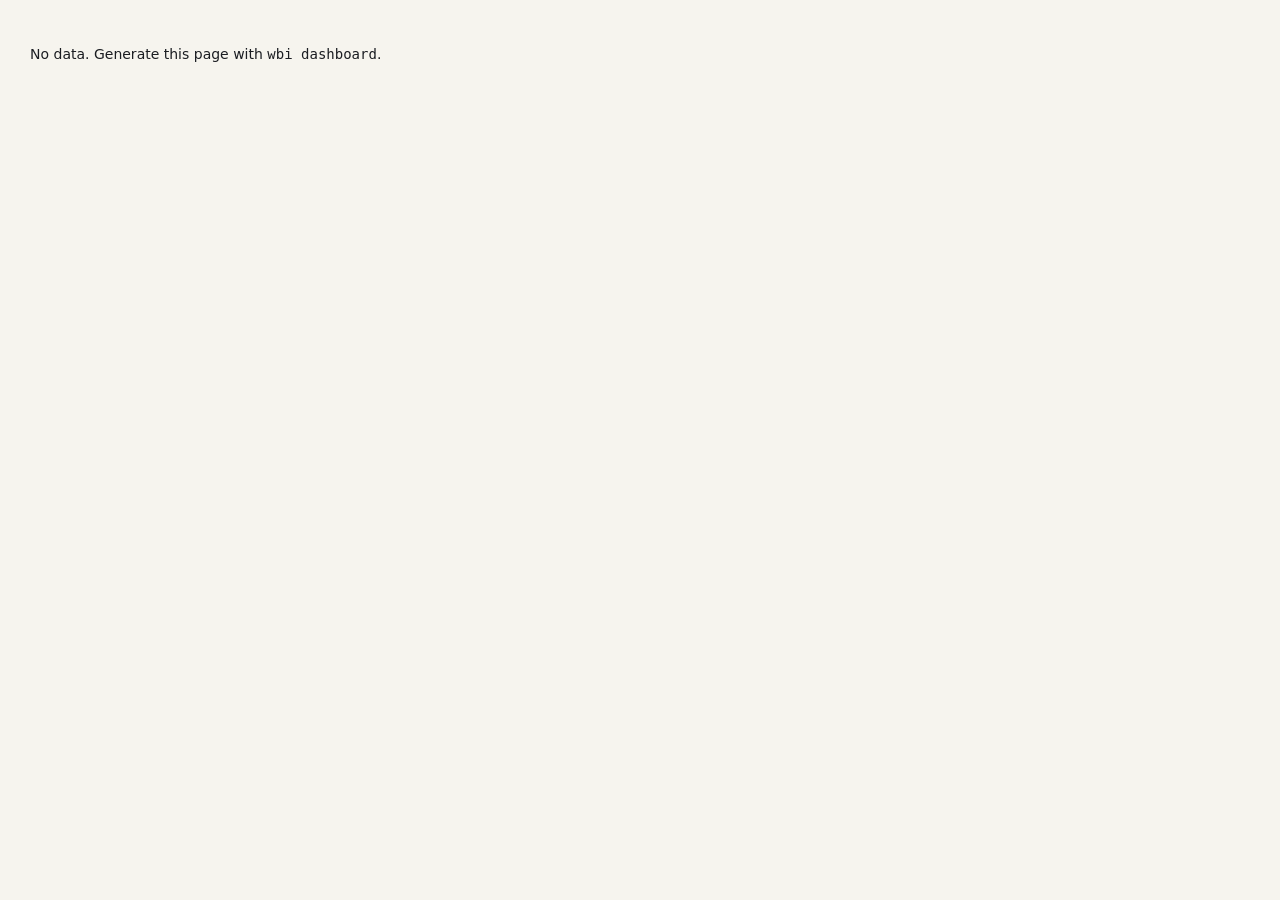
<file: internal/dashboard/template.html>
<!doctype html>
<html lang="en">
<head>
<meta charset="utf-8">
<meta name="viewport" content="width=device-width, initial-scale=1">
<title>__WBI_TITLE__ · Who Broke It?</title>
<style>
:root{
  --bg:#0f1115; --panel:#171a21; --panel2:#1d212a; --line:#2a2f3a; --ink:#e8eaf0; --dim:#8b93a5;
  --amber:#ffc531; --READY:#3fc1d6; --BLOCKED:#6b7385; --IN_PROGRESS:#5b9dff; --REVIEW:#c58bff; --DONE:#43c97a;
  --bad:#ff6b6b; --warn:#ffb454; --mono:ui-monospace,SFMono-Regular,Menlo,Consolas,monospace;
}
@media (prefers-color-scheme:light){:root{--bg:#f6f4ee;--panel:#fffdf8;--panel2:#f1eee5;--line:#ddd7c8;--ink:#1b1d22;--dim:#6a6f7c;--amber:#c98a00;--READY:#0f8fa6;--BLOCKED:#8a91a1;--IN_PROGRESS:#2b6fe0;--REVIEW:#8a45d6;--DONE:#1f9d57;--bad:#d63b3b;--warn:#c7771a}}
*{box-sizing:border-box} body{margin:0;background:var(--bg);color:var(--ink);font:14px/1.5 system-ui,-apple-system,Segoe UI,sans-serif}
a{color:inherit} code,.mono{font-family:var(--mono)}
header{padding:18px 20px 12px;border-bottom:1px solid var(--line);display:flex;gap:18px;flex-wrap:wrap;align-items:center}
.brand{font:800 15px var(--mono);letter-spacing:.14em;color:var(--amber)} .brand small{display:block;color:var(--dim);font-weight:400;letter-spacing:0;font-size:11px}
.proj{flex:1;min-width:220px} .proj h1{margin:0;font-size:18px} .proj p{margin:2px 0 0;color:var(--dim)}
.prog{min-width:220px} .bar{height:8px;border-radius:8px;background:var(--panel2);overflow:hidden;border:1px solid var(--line)} .bar i{display:block;height:100%;background:var(--DONE)}
.prog b{font:700 12px var(--mono)}
.kpis{display:grid;grid-template-columns:repeat(auto-fit,minmax(110px,1fr));gap:10px;padding:14px 20px}
.kpi{background:var(--panel);border:1px solid var(--line);border-radius:10px;padding:10px 12px} .kpi b{display:block;font:800 22px var(--mono)} .kpi span{color:var(--dim);font-size:12px}
.kpi.hot b{color:var(--warn)}
nav{display:flex;gap:4px;padding:0 20px;border-bottom:1px solid var(--line);overflow-x:auto}
nav button{background:none;border:0;color:var(--dim);padding:10px 14px;font:600 13px system-ui;cursor:pointer;border-bottom:2px solid transparent;white-space:nowrap}
nav button[aria-selected=true]{color:var(--ink);border-color:var(--amber)}
main{padding:16px 20px 40px}
.grid{display:grid;grid-template-columns:minmax(0,1fr) 340px;gap:14px} @media(max-width:980px){.grid{grid-template-columns:minmax(0,1fr)}}
.grid>*{min-width:0} html,body{max-width:100%;overflow-x:hidden}
.card{background:var(--panel);border:1px solid var(--line);border-radius:12px;padding:14px} .card h2{margin:0 0 10px;font-size:13px;letter-spacing:.08em;text-transform:uppercase;color:var(--dim)}
.graphwrap{overflow:auto;border:1px solid var(--line);border-radius:12px;background:var(--panel);padding:8px}
#graph{width:100%;min-width:820px;height:auto;display:block}
svg text{font-family:var(--mono);fill:var(--ink)} .node rect{fill:var(--panel2);stroke:var(--line);stroke-width:1.5;rx:8} .node{cursor:pointer}
.node .id{font-size:10px;fill:var(--dim)} .node .t{font-size:11px;font-weight:600}
.node.s-READY rect{stroke:var(--READY)} .node.s-IN_PROGRESS rect{stroke:var(--IN_PROGRESS);stroke-width:2.5} .node.s-REVIEW rect{stroke:var(--REVIEW);stroke-width:2.5}
.node.s-DONE rect{stroke:var(--DONE)} .node.s-DONE .t{fill:var(--dim)} .node.s-BLOCKED rect{stroke:var(--BLOCKED);stroke-dasharray:4 3}
.node.dim{opacity:.22} .node.sel rect{stroke:var(--amber);stroke-width:3} .node.up rect{fill:color-mix(in srgb,var(--IN_PROGRESS) 22%,var(--panel2))} .node.down rect{fill:color-mix(in srgb,var(--bad) 22%,var(--panel2))}
.node.origin rect{stroke:var(--bad);stroke-width:3;fill:color-mix(in srgb,var(--bad) 30%,var(--panel2))}
.edge{fill:none;stroke:var(--line);stroke-width:1.4} .edge.hot{stroke:var(--amber);stroke-width:2.2} .edge.dim{opacity:.15}
.pill{display:inline-block;padding:1px 8px;border-radius:99px;font:700 11px var(--mono);border:1px solid currentColor}
.p-READY{color:var(--READY)} .p-BLOCKED{color:var(--BLOCKED)} .p-IN_PROGRESS{color:var(--IN_PROGRESS)} .p-REVIEW{color:var(--REVIEW)} .p-DONE{color:var(--DONE)}
.legend{display:flex;gap:12px;flex-wrap:wrap;margin:0 0 10px;color:var(--dim);font-size:12px} .legend span:before{content:"";display:inline-block;width:10px;height:10px;border-radius:3px;border:2px solid;margin-right:5px;vertical-align:-1px}
.hint{margin-left:auto;font-style:normal;opacity:.85}
.legend .READY:before{border-color:var(--READY)}.legend .IN_PROGRESS:before{border-color:var(--IN_PROGRESS)}.legend .REVIEW:before{border-color:var(--REVIEW)}.legend .DONE:before{border-color:var(--DONE)}.legend .BLOCKED:before{border-color:var(--BLOCKED);border-style:dashed}
table{width:100%;border-collapse:collapse} th,td{text-align:left;padding:7px 8px;border-bottom:1px solid var(--line);vertical-align:top} th{color:var(--dim);font:600 11px var(--mono);letter-spacing:.06em;text-transform:uppercase}
tr.click{cursor:pointer} tr.click:hover{background:var(--panel2)}
.attn{list-style:none;margin:0;padding:0} .attn li{padding:8px 10px;margin-bottom:6px;border-left:3px solid var(--warn);background:var(--panel2);border-radius:6px;font-size:13px}
.empty{color:var(--dim);font-style:italic;padding:8px 2px}
.kv{display:grid;grid-template-columns:96px 1fr;gap:4px 10px;margin:8px 0} .kv dt{color:var(--dim)} .kv dd{margin:0;word-break:break-word}
.chips{display:flex;gap:6px;flex-wrap:wrap} .chip{font:12px var(--mono);padding:1px 7px;border-radius:6px;background:var(--panel2);border:1px solid var(--line);cursor:pointer}
.chip.warn{border-color:var(--warn);color:var(--warn)} .chip.bad{border-color:var(--bad);color:var(--bad)}
h3{margin:14px 0 6px;font-size:12px;color:var(--dim);letter-spacing:.08em;text-transform:uppercase}
ul.tight{margin:4px 0 0 18px;padding:0} ul.tight li{margin:2px 0}
.tape{height:10px;background:repeating-linear-gradient(135deg,var(--amber) 0 12px,#111 12px 24px);opacity:.9}
footer{color:var(--dim);font-size:12px;padding:0 20px 30px} 
.hidden{display:none} button.btn{background:var(--panel2);color:var(--ink);border:1px solid var(--line);border-radius:8px;padding:5px 10px;cursor:pointer;font:600 12px system-ui}
</style>
</head>
<body>
<div class="tape" aria-hidden="true"></div>
<header>
  <div class="brand">WHO BROKE IT?<small>engineering dashboard</small></div>
  <div class="proj"><h1 id="pname"></h1><p id="pgoal"></p></div>
  <div class="prog"><div class="bar"><i id="pbar"></i></div><b id="ptext"></b></div>
</header>
<section class="kpis" id="kpis"></section>
<nav role="tablist" id="tabs"></nav>
<main>
  <section id="tab-graph">
    <div class="grid">
      <div>
        <div class="legend"><span class="READY">ready</span><span class="IN_PROGRESS">in progress</span><span class="REVIEW">review</span><span class="DONE">done</span><span class="BLOCKED">blocked</span><em class="hint">click a task, or pick a contract under "Contracts & blast"</em></div>
        <div class="graphwrap"><svg id="graph" role="img" aria-label="Task dependency graph"></svg></div>
      </div>
      <aside>
        <div class="card" id="detail"></div>
        <div class="card" style="margin-top:14px"><h2>Needs attention</h2><ul class="attn" id="attn"></ul></div>
      </aside>
    </div>
  </section>
  <section id="tab-tasks" class="hidden"><div class="card"><h2>Tasks</h2><div id="tasks"></div></div></section>
  <section id="tab-agents" class="hidden"><div class="grid"><div class="card"><h2>Agents</h2><div id="agents"></div></div><div class="card"><h2>Active intents</h2><div id="intents"></div></div></div>
    <div class="card" style="margin-top:14px"><h2>Handoffs</h2><div id="handoffs"></div></div></section>
  <section id="tab-contracts" class="hidden"><div class="card"><h2>Contracts and blast radius</h2><div id="contracts"></div></div></section>
  <section id="tab-drift" class="hidden"><div class="grid"><div class="card"><h2>Product drift (requirement × layer)</h2><div id="product"></div></div><div class="card"><h2>Architecture, coupling, context</h2><div id="arch"></div></div></div>
    <div class="card" style="margin-top:14px"><h2>Execution plan</h2><div id="plan"></div></div></section>
</main>
<footer id="foot"></footer>
<script>
const D = /*__WBI_DATA__*/null;
const $ = id => document.getElementById(id);
const esc = s => String(s ?? '').replace(/[&<>"']/g, c => ({'&':'&amp;','<':'&lt;','>':'&gt;','"':'&quot;',"'":'&#39;'}[c]));
if (!D) { document.body.innerHTML = '<p style="padding:30px">No data. Generate this page with <code>wbi dashboard</code>.</p>'; throw 0; }
if (new URLSearchParams(location.search).has('live')) setTimeout(() => location.reload(), 5000);

const tasks = D.tasks || [], byId = Object.fromEntries(tasks.map(t => [t.id, t]));
const handoffs = Object.fromEntries((D.handoffs || []).map(h => [h.taskId, h]));
const S = D.status, done = S.progress.done, total = S.progress.total;
let sel = null, hl = null; // selected task; highlighted contract {name, origin, direct, indirect}

$('pname').textContent = D.project.name; $('pgoal').textContent = D.project.goal || '';
$('pbar').style.width = S.progress.pct + '%'; $('ptext').textContent = `${S.progress.pct}%  (${done}/${total} tasks)`;
document.title = D.project.name + ' · Who Broke It?';

const driftCount = (D.drift.architecture||[]).length + (D.drift.context||[]).length + (D.drift.coupling||[]).length;
const kpis = [
  ['Active agents', (S.active||[]).length, ''], ['Ready', (S.ready||[]).length, ''], ['In review', (S.review||[]).length, ''],
  ['Blocked', (S.blocked||[]).length, ''], ['Needs attention', (S.attention||[]).length, (S.attention||[]).length ? 'hot' : ''], ['Drift findings', driftCount, driftCount ? 'hot' : '']];
$('kpis').innerHTML = kpis.map(k => `<div class="kpi ${k[2]}"><b>${k[1]}</b><span>${k[0]}</span></div>`).join('');

// ---------- tabs
const tabs = [['graph','Graph'],['tasks','Tasks'],['agents','Agents & handoffs'],['contracts','Contracts & blast'],['drift','Drift & plan']];
$('tabs').innerHTML = tabs.map(t => `<button role="tab" data-t="${t[0]}" aria-selected="${t[0]==='graph'}">${t[1]}</button>`).join('');
function show(name){ for (const t of tabs) { $('tab-'+t[0]).classList.toggle('hidden', t[0]!==name); }
  document.querySelectorAll('#tabs button').forEach(b => b.setAttribute('aria-selected', b.dataset.t===name)); }
$('tabs').onclick = e => { const b = e.target.closest('button'); if (b) show(b.dataset.t); };

// ---------- graph layout: columns = longest dependency chain
const level = {}; const lv = id => level[id] ??= (byId[id].dependsOn.filter(d => byId[d]).reduce((m,d) => Math.max(m, lv(d)+1), 0));
tasks.forEach(t => lv(t.id));
const cols = []; tasks.forEach(t => (cols[level[t.id]] ??= []).push(t));
const NW = 160, NH = 46, GX = 44, GY = 14, pos = {};
cols.forEach((c, i) => c.forEach((t, j) => pos[t.id] = {x: 12 + i*(NW+GX), y: 12 + j*(NH+GY)}));
const GW = 24 + cols.length*(NW+GX) - GX, GH = 24 + Math.max(...cols.map(c => c.length), 1)*(NH+GY) - GY;

const anc = id => { const out = new Set(), q = [id]; while (q.length) for (const d of byId[q.pop()].dependsOn) if (byId[d] && !out.has(d)) { out.add(d); q.push(d); } return out; };
const dec = id => { const out = new Set(), q = [id]; while (q.length) { const c = q.pop(); for (const t of tasks) if (t.dependsOn.includes(c) && !out.has(t.id)) { out.add(t.id); q.push(t.id); } } return out; };

function drawGraph(){
  const up = sel ? anc(sel) : new Set(), down = sel ? dec(sel) : new Set();
  let h = '';
  for (const t of tasks) for (const d of t.dependsOn) { if (!pos[d]) continue;
    const a = pos[d], b = pos[t.id], x1 = a.x+NW, y1 = a.y+NH/2, x2 = b.x, y2 = b.y+NH/2, mx = (x1+x2)/2;
    let cls = 'edge';
    if (sel) cls += (t.id===sel && up.has(d)) || (d===sel && down.has(t.id)) || (up.has(t.id)&&up.has(d)) || (down.has(t.id)&&down.has(d)) || (t.id===sel||d===sel) ? ' hot' : ' dim';
    h += `<path class="${cls}" d="M${x1},${y1} C${mx},${y1} ${mx},${y2} ${x2},${y2}"/>`; }
  for (const t of tasks) { const p = pos[t.id]; let cls = `node s-${t.display}`;
    if (hl) cls += t.id===hl.origin ? ' origin' : hl.direct.includes(t.id) || hl.indirect.includes(t.id) ? ' down' : ' dim';
    else if (sel) cls += t.id===sel ? ' sel' : up.has(t.id) ? ' up' : down.has(t.id) ? ' down' : ' dim';
    const who = t.agent ? ' · ' + t.agent.split('@')[0] : '';
    h += `<g class="${cls}" data-id="${t.id}" transform="translate(${p.x},${p.y})"><title>${esc(t.id+' '+t.title+' — '+t.display)}</title><rect width="${NW}" height="${NH}"/>
      <text class="id" x="10" y="16">${esc(t.id)} ${t.display==='DONE'?'✓':''}${esc(who)}</text><text class="t" x="10" y="34">${esc(t.title.length>21 ? t.title.slice(0,20)+'…' : t.title)}</text></g>`; }
  $('graph').setAttribute('viewBox', `0 0 ${GW} ${GH}`);
  $('graph').innerHTML = h;
}
$('graph').onclick = e => { const g = e.target.closest('.node'); if (g) { selectTask(g.dataset.id); } else { sel = null; hl = null; drawGraph(); drawDetail(); } };

// ---------- detail panel
function chips(list, kind){ return list && list.length ? `<div class="chips">${list.map(x => `<span class="chip ${kind||''}" ${byId[x]?`data-go="${x}"`:''}>${esc(x)}</span>`).join('')}</div>` : '<span class="empty">none</span>'; }
function drawDetail(){
  const el = $('detail');
  if (hl) { const c = D.contracts.find(c => c.name===hl.name);
    el.innerHTML = `<h2>Blast radius</h2><h3 style="margin-top:0">${esc(hl.name)} <span class="pill p-${hl.risk==='HIGH'?'REVIEW':hl.risk==='MEDIUM'?'IN_PROGRESS':'DONE'}">${hl.risk}</span></h3>
      <dl class="kv"><dt>Owner</dt><dd>${chips([hl.origin])}</dd><dt>Direct</dt><dd>${chips(hl.direct,'warn')}</dd><dt>Indirect</dt><dd>${chips(hl.indirect,'bad')}</dd></dl>
      <p class="mono" style="color:var(--dim)">${esc(c ? c.kind+' v'+c.version+' · '+c.shape : '')}</p><button class="btn" id="clr">clear</button>`;
    $('clr').onclick = () => { hl = null; drawGraph(); drawDetail(); }; return; }
  if (!sel) { el.innerHTML = '<h2>Task detail</h2><p class="empty">Click a task. Its upstream turns blue, everything it can break turns red.</p>'; return; }
  const t = byId[sel], h = handoffs[sel];
  el.innerHTML = `<h2>${esc(t.id)}</h2><h3 style="margin-top:0">${esc(t.title)} <span class="pill p-${t.display}">${t.display}</span></h3><p>${esc(t.goal)}</p>
   <dl class="kv"><dt>Layer</dt><dd>${esc(t.layer)} / ${esc(t.component)}</dd><dt>Executor</dt><dd>${t.agent?esc(t.agent):'<span class="empty">unclaimed</span>'}</dd>
   ${t.branch?`<dt>Branch</dt><dd class="mono">${esc(t.branch)}</dd>`:''}<dt>Depends on</dt><dd>${chips(t.dependsOn)}</dd>
   <dt>Provides</dt><dd>${chips(t.provides)}</dd><dt>Consumes</dt><dd>${chips(t.consumes)}</dd>
   <dt>Allowed</dt><dd class="mono">${esc(t.allowedPaths.join(', '))||'—'}</dd><dt>Restricted</dt><dd class="mono">${esc(t.restrictedPaths.join(', '))||'—'}</dd>
   ${t.impact.length?`<dt>Impact</dt><dd>${chips(t.impact,'warn')} needs a human</dd>`:''}</dl>
   <h3>Acceptance</h3><ul class="tight">${t.acceptance.map(a => `<li>${esc(a.text)} <span style="color:var(--dim)">${a.human?'(human sign-off)':a.check?'(auto)':'(attested)'}</span></li>`).join('')}</ul>
   ${t.risks.length?`<h3>Risks</h3><ul class="tight">${t.risks.map(r=>`<li>${esc(r)}</li>`).join('')}</ul>`:''}
   ${h?`<h3>Handoff</h3><p>${esc(h.implemented)} <span class="mono" style="color:var(--dim)">by ${esc(h.agentId)}</span></p>
     <ul class="tight"><li>${h.changedFiles.length} file(s) changed${h.pr?`, PR #${h.pr}`:''}</li>${(h.contractChanges||[]).map(c=>`<li>contract <b>${esc(c.name)}</b> → v${c.version}${c.note?': '+esc(c.note):''}</li>`).join('')}
     ${h.tests&&h.tests.ran?`<li>tests: ${esc(h.tests.summary||(h.tests.passed?'passed':'failed'))}</li>`:''}${(h.limitations||[]).map(l=>`<li>limitation: ${esc(l)}</li>`).join('')}</ul>`:''}`;
}
function selectTask(id){ sel = id; hl = null; drawGraph(); drawDetail(); show('graph'); }
document.addEventListener('click', e => { const c = e.target.closest('[data-go]'); if (c) selectTask(c.dataset.go); });

// ---------- attention
$('attn').innerHTML = (S.attention||[]).length ? S.attention.map(a => `<li>${esc(a.replace(/^⚠ /,''))}</li>`).join('') : '<li style="border-color:var(--DONE)" class="empty">Nothing is on fire. Suspicious.</li>';

// ---------- tasks table
const order = {IN_PROGRESS:0,REVIEW:1,READY:2,BLOCKED:3,DONE:4};
$('tasks').innerHTML = `<table><tr><th>ID</th><th>Task</th><th>Status</th><th>Executor</th><th>Depends on</th><th>Layer</th></tr>${
  [...tasks].sort((a,b)=>order[a.display]-order[b.display]||a.id.localeCompare(b.id)).map(t => `<tr class="click" data-go="${t.id}"><td class="mono">${t.id}</td><td>${esc(t.title)}${t.impact.length?' <span class="chip warn">high-impact</span>':''}</td><td><span class="pill p-${t.display}">${t.display}</span></td><td class="mono">${esc(t.agent||'—')}</td><td class="mono">${esc(t.dependsOn.join(', ')||'—')}</td><td>${esc(t.layer)}</td></tr>`).join('')}</table>`;

// ---------- agents, intents, handoffs
const ago = ms => { const s = Math.max(0, (Date.now()-ms)/1000); return s<90?Math.round(s)+'s ago':s<5400?Math.round(s/60)+' min ago':s<172800?Math.round(s/3600)+' h ago':Math.round(s/86400)+' d ago'; };
$('agents').innerHTML = (S.agents||[]).length ? `<table><tr><th>Agent</th><th>Task</th><th>Seen</th></tr>${S.agents.map(a => `<tr><td class="mono">${a.provider==='human'?'🧑':'🤖'} ${esc(a.id)}</td><td>${a.currentTask?`<span class="chip" data-go="${esc(a.currentTask)}">${esc(a.currentTask)}</span>`:'<span class="empty">idle</span>'}</td><td>${ago(a.heartbeat)}</td></tr>`).join('')}</table>` : '<p class="empty">No agents yet. The repo is eerily quiet.</p>';
$('intents').innerHTML = (D.intents||[]).length ? `<table><tr><th>Who</th><th>Kind</th><th>Target</th></tr>${D.intents.map(i => `<tr><td class="mono">${esc(i.agentId)}<br><span style="color:var(--dim)">${esc(i.taskId)}</span></td><td class="mono">${esc(i.kind)}</td><td class="mono">${esc(i.target)}</td></tr>`).join('')}</table>` : '<p class="empty">Nobody has declared an intent. Brave. Or careless.</p>';
$('handoffs').innerHTML = (D.handoffs||[]).length ? `<table><tr><th>Task</th><th>By</th><th>What</th><th>Files</th><th>Contract changes</th><th>Affected</th></tr>${D.handoffs.map(h => `<tr class="click" data-go="${esc(h.taskId)}"><td class="mono">${esc(h.taskId)}</td><td class="mono">${esc(h.agentId)}</td><td>${esc(h.implemented)}</td><td>${h.changedFiles.length}</td><td>${(h.contractChanges||[]).map(c=>esc(c.name)+' v'+c.version).join(', ')||'—'}</td><td class="mono">${esc((h.affected||[]).join(', ')||'—')}</td></tr>`).join('')}</table>` : '<p class="empty">No handoffs yet.</p>';

// ---------- contracts & blast
$('contracts').innerHTML = `<table><tr><th>Contract</th><th>Version</th><th>Owner</th><th>Direct</th><th>Indirect</th><th>Risk</th><th></th></tr>${D.contracts.map(c => { const b = D.blast[c.name] || {direct:[],indirect:[],risk:'LOW'};
  return `<tr><td class="mono">${esc(c.name)}${c.public?' <span class="chip">public</span>':''}</td><td class="mono">v${c.version}</td><td><span class="chip" data-go="${esc(c.providedBy)}">${esc(c.providedBy)}</span></td><td>${b.direct.length}</td><td>${b.indirect.length}</td><td><span class="pill p-${b.risk==='HIGH'?'REVIEW':b.risk==='MEDIUM'?'IN_PROGRESS':'DONE'}">${b.risk}</span></td><td><button class="btn" data-blast="${esc(c.name)}">break it →</button></td></tr>`; }).join('')}</table>`;
$('contracts').onclick = e => { const b = e.target.closest('[data-blast]'); if (!b) return; const c = D.contracts.find(c => c.name===b.dataset.blast), bl = D.blast[c.name];
  sel = null; hl = {name: c.name, origin: c.providedBy, direct: bl.direct, indirect: bl.indirect, risk: bl.risk}; show('graph'); drawGraph(); drawDetail(); };

// ---------- drift & plan
const glyph = {done:'✓', wip:'…', todo:'✗', missing:'✗ (no task)'};
$('product').innerHTML = (D.drift.product||[]).map(r => `<p><b class="mono">${esc(r.req)}</b> ${esc(r.text)} ${r.satisfied?'<span class="pill p-DONE">satisfied</span>':''}<br>${r.layers.map(l => `<span class="chip ${l.state==='done'?'':l.state==='wip'?'warn':'bad'}">${esc(l.layer)} ${glyph[l.state]||''}</span>`).join(' ')}</p>`).join('') || '<p class="empty">No requirements.</p>';
const arch = [];
for (const v of (D.drift.architecture||[])) arch.push(`<li><b>${esc(v.rule)}</b> ${esc(v.file)}${v.branch?' on '+esc(v.branch)+' (unmerged)':''}<br><code>${esc(v.excerpt)}</code></li>`);
for (const c of (D.drift.coupling||[])) arch.push(`<li><b>coupling</b> ${esc(c.from)} imports ${esc(c.to)} code (${c.count}×) with no dependency<br><code>${esc(c.fromFile)} → ${esc(c.toFile)}</code></li>`);
for (const c of (D.drift.context||[])) arch.push(`<li><b>stale</b> ${esc(c.task)} planned against ${esc(c.contract)} v${c.from}, now v${c.to}</li>`);
$('arch').innerHTML = arch.length ? `<ul class="tight">${arch.join('')}</ul>` : '<p class="empty">No drift. Enjoy it while it lasts.</p>';
const sim = D.simulate; $('plan').innerHTML = `<p>${sim.tasks} tasks · ${sim.parallelizable} can run in parallel · critical path ${sim.criticalPath.length}: <span class="mono">${esc(sim.criticalPath.join(' → '))}</span>${(sim.conflicts||[]).length?` · <b style="color:var(--warn)">${sim.conflicts.length} scope overlap(s)</b>`:''}${(sim.missingDeps||[]).length?` · <b style="color:var(--bad)">${sim.missingDeps.length} missing dependency(ies)</b>`:''}</p>` +
  sim.waves.map((w,i) => `<p><b class="mono">WAVE ${i+1}</b> ${w.map(t => `<span class="chip" data-go="${t.id}">${t.id} ${esc(t.title)}</span>`).join(' ')}</p>`).join('');

$('foot').innerHTML = `Generated ${esc(D.generated)} by <code>wbi dashboard</code>. This page is one file: no server, no network calls. Re-run the command to refresh, or use <code>wbi dashboard --serve</code>.`;
// deep links: #task=TASK-007  #contract=BillingStatus  #tab=drift (handy for sharing and screenshots)
(function(){ const h = new URLSearchParams(location.hash.slice(1));
  if (h.get('contract')) { const c = D.contracts.find(c => c.name===h.get('contract')), bl = c && D.blast[c.name];
    if (c) { hl = {name:c.name, origin:c.providedBy, direct:bl.direct, indirect:bl.indirect, risk:bl.risk}; } }
  else if (h.get('task') && byId[h.get('task')]) sel = h.get('task');
  if (h.get('tab')) show(h.get('tab')); })();
drawGraph(); drawDetail();
</script>
</body>
</html>
</file>
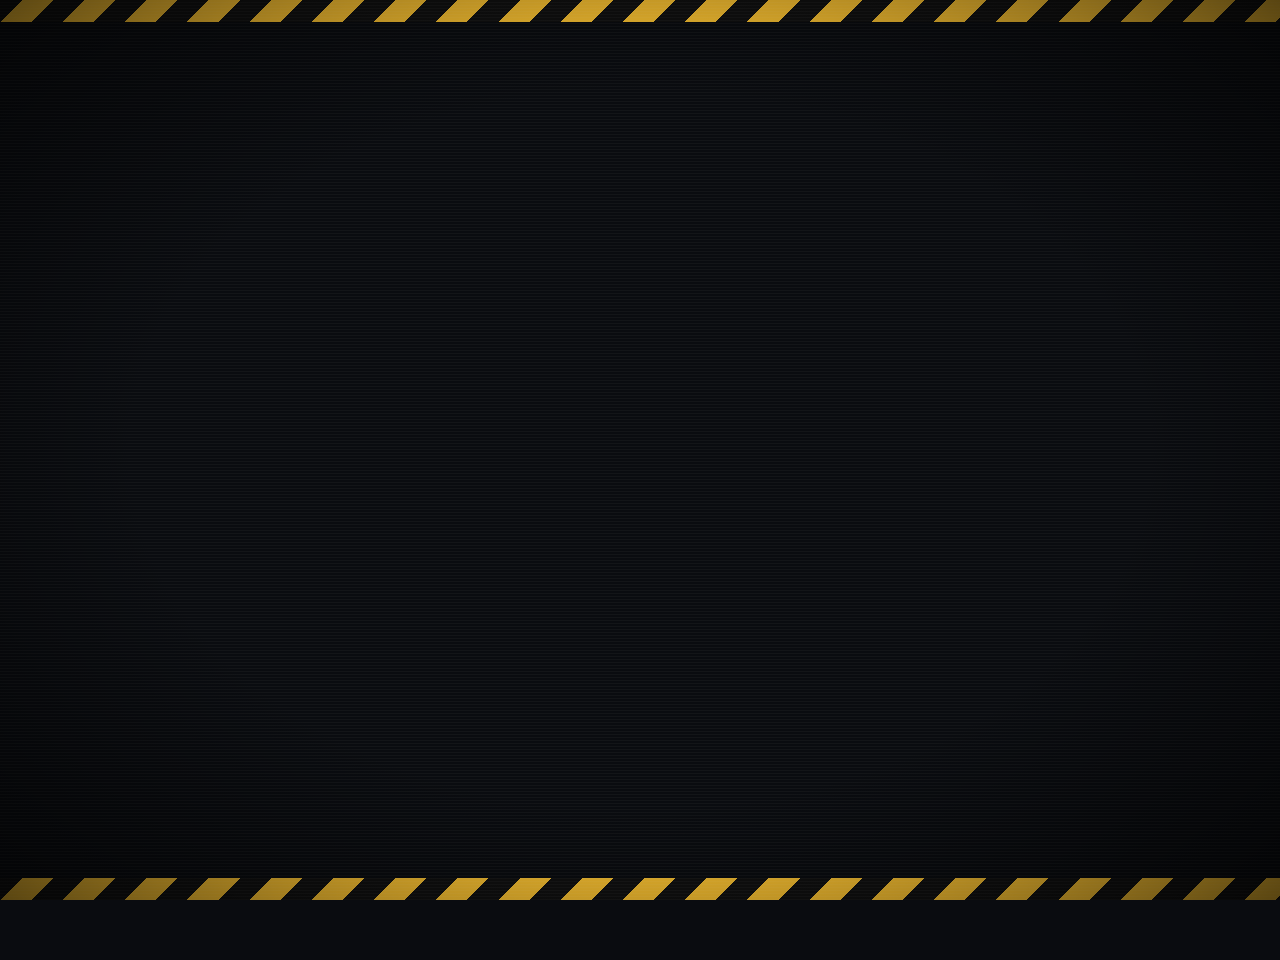
<file: marketing/video/scene.html>
<!doctype html>
<html><head><meta charset="utf-8">
<style>
:root{--bg:#0a0c10;--ink:#eceef3;--dim:#7d8699;--amber:#ffc531;--red:#ff4d4d;--green:#43c97a;--blue:#5b9dff;--mono:Menlo,"SF Mono",ui-monospace,Consolas,monospace;--sans:-apple-system,"SF Pro Display",system-ui,sans-serif}
*{box-sizing:border-box;margin:0;padding:0}
html,body{width:540px;height:960px;background:var(--bg);overflow:hidden;font-family:var(--mono);color:var(--ink)}
#stage{position:absolute;inset:0;overflow:hidden}
.tape{position:absolute;left:-40px;right:-40px;height:22px;background:repeating-linear-gradient(135deg,#ffc531 0 22px,#101010 22px 44px);z-index:30}
.tape.t{top:0}.tape.b{bottom:0}
#scan{position:absolute;inset:0;z-index:40;pointer-events:none;background:repeating-linear-gradient(0deg,rgba(255,255,255,.035) 0 1px,transparent 1px 3px);mix-blend-mode:screen}
#vig{position:absolute;inset:0;z-index:41;pointer-events:none;background:radial-gradient(ellipse at center,transparent 55%,rgba(0,0,0,.65) 100%)}
#flash{position:absolute;inset:0;z-index:39;pointer-events:none;background:#ff2b2b;opacity:0}
.scene{position:absolute;inset:22px 0 22px 0;opacity:0}
.abs{position:absolute}
.center{left:0;right:0;text-align:center}
.glow-r{text-shadow:0 0 18px rgba(255,77,77,.7)}
.glow-a{text-shadow:0 0 22px rgba(255,197,49,.55)}
/* A: title */
#A .w{font:800 138px/0.92 var(--mono);letter-spacing:-.07em}
#A .q{color:var(--amber)}
#A .sub{font:800 36px/1.2 var(--sans);letter-spacing:-.02em}
/* B: git log */
#B .hd{left:26px;top:34px;font:700 13px var(--mono);color:var(--dim);letter-spacing:.14em}
#B .cnt{right:26px;top:34px;font:800 15px var(--mono);color:var(--amber)}
#B .log{left:26px;right:26px;top:84px;bottom:60px;overflow:hidden}
.ln{height:66px;border-bottom:1px solid rgba(255,255,255,.06);display:flex;flex-direction:column;justify-content:center;gap:5px;padding-left:24px;position:relative}
.ln .dot{position:absolute;left:0;top:25px;width:13px;height:13px;border-radius:50%;box-shadow:0 0 12px currentColor;background:currentColor}
.ln .r1{display:flex;justify-content:space-between;font:800 19px/1 var(--mono)}
.ln .r1 .h{color:#59627a;font-weight:600;font-size:15px}
.ln .r2{font:600 15.5px/1 var(--mono);color:#a9b1c3;white-space:nowrap;overflow:hidden;text-overflow:ellipsis}
.ln .r2 b{color:#7d8699;font-weight:600}
/* C: incident */
#C .bar{left:0;right:0;top:40px;text-align:center;font:800 17px var(--mono);letter-spacing:.2em;color:#fff;background:var(--red);padding:9px 0}
#C .big{font:800 56px/1.02 var(--mono);letter-spacing:-.04em}
#C .meta{font:700 19px/1.35 var(--mono);color:#ffb3b3}
.bub{font:700 22px/1.25 var(--sans);padding:12px 18px;border-radius:20px;max-width:380px;position:absolute}
.bub i{display:block;font:700 12px var(--mono);font-style:normal;color:var(--dim);margin-bottom:3px;letter-spacing:.08em}
.bub.l{left:26px;background:#171b24;border:1px solid #2a3140}
.bub.r{right:26px;background:#162038;border:1px solid #29406e}
/* D: terminal */
#D .win{left:22px;right:22px;top:86px;height:520px;background:#06080b;border:1px solid #232a36;border-radius:14px;overflow:hidden;box-shadow:0 30px 80px rgba(0,0,0,.6)}
#D .wbar{height:34px;background:#12161e;border-bottom:1px solid #232a36;display:flex;gap:7px;align-items:center;padding:0 13px}
#D .wbar i{width:11px;height:11px;border-radius:50%;display:block}
#D pre{position:absolute;left:18px;right:14px;top:50px;font:600 17.5px/1.5 var(--mono);white-space:pre-wrap;color:#d8dce6}
#D .cap{left:0;right:0;top:640px;text-align:center;font:800 30px/1.2 var(--sans);letter-spacing:-.02em}
#D .step{left:0;right:0;top:40px;text-align:center;font:800 14px var(--mono);letter-spacing:.2em;color:var(--dim)}
.ok{color:#43c97a}.no{color:#ff6b6b}.wn{color:#ffb454}.hd{color:#ffc531;font-weight:800}.dm{color:#7d8699}.bl{color:#5b9dff}
.hit{background:rgba(255,77,77,.22);outline:2px solid #ff4d4d;border-radius:4px;padding:1px 4px;margin:0 -4px}
.caret{display:inline-block;width:10px;height:19px;background:#ffc531;vertical-align:-3px}
/* E: blast */
#E svg{position:absolute;left:0;top:60px;width:540px;height:560px}
#E .big{left:0;right:0;top:640px;text-align:center;font:800 50px/1.08 var(--sans);letter-spacing:-.035em}
#E .sm{left:0;right:0;top:810px;text-align:center;font:700 18px var(--mono);color:var(--dim)}
/* F: end */
#F .t{font:800 100px/0.92 var(--mono);letter-spacing:-.07em}
#F .s{font:800 28px/1.25 var(--sans);letter-spacing:-.02em}
#F .u{font:800 17.5px var(--mono);color:var(--amber);letter-spacing:-.02em}
#F .p{font:600 14px var(--mono);color:var(--dim);letter-spacing:.06em}
#tag{position:absolute;left:0;right:0;bottom:36px;text-align:center;font:700 12px var(--mono);letter-spacing:.14em;color:#8a93a8;z-index:31;opacity:0}
</style></head><body>
<div id="stage">
 <div class="tape t" id="tt"></div><div class="tape b" id="tb"></div>
 <div id="flash"></div><div id="scan"></div><div id="vig"></div>

 <div class="scene" id="A">
  <div class="abs center" id="Aw" style="top:150px"></div>
  <div class="abs center" id="As1" style="top:626px"></div>
  <div class="abs center" id="As2" style="top:700px"></div>
 </div>

 <div class="scene" id="B">
  <div class="abs hd">$ git log --all --oneline</div><div class="abs cnt" id="Bc"></div>
  <div class="abs log" id="Bl"></div>
 </div>

 <div class="scene" id="C">
  <div class="abs bar" id="Cbar">🚨 PRODUCTION INCIDENT</div>
  <div class="abs center big glow-r" id="Cbig" style="top:120px"></div>
  <div class="abs center meta" id="Cmeta" style="top:300px"></div>
  <div class="bub l" id="Cb1" style="top:410px"><i>MAYA</i>Did you change payments?</div>
  <div class="bub r" id="Cb2" style="top:512px"><i>SAM</i>No.</div>
  <div class="bub l" id="Cb3" style="top:600px"><i>MAYA</i>Claude changed it.</div>
  <div class="bub r" id="Cb4" style="top:702px"><i>SAM</i>Which Claude?</div>
 </div>

 <div class="scene" id="D">
  <div class="abs step" id="Dstep"></div>
  <div class="abs win"><div class="wbar"><i style="background:#ff5f57"></i><i style="background:#febc2e"></i><i style="background:#28c840"></i></div><pre id="Dpre"></pre></div>
  <div class="abs cap" id="Dcap"></div>
 </div>

 <div class="scene" id="E">
  <svg viewBox="0 0 540 620" id="Esvg"></svg>
  <div class="abs big" id="Ebig"></div>
  <div class="abs sm" id="Esm"></div>
 </div>

 <div class="scene" id="F">
  <div class="abs center t" id="Ft" style="top:190px"></div>
  <div class="abs center s" id="Fs" style="top:520px"></div>
  <div class="abs center u" id="Fu" style="top:700px"></div>
  <div class="abs center p" id="Fp" style="top:780px"></div>
 </div>
 <div id="tag">SIMULATED INCIDENT · REAL wbi COMMANDS</div>
</div>
<script>
const $=id=>document.getElementById(id);
const clamp=(x,a=0,b=1)=>Math.max(a,Math.min(b,x));
const ease=x=>1-Math.pow(1-clamp(x),3);
const seg=(t,a,b)=>clamp((t-a)/(b-a));
const rnd=n=>{const s=Math.sin(n*127.1+311.7)*43758.5453;return s-Math.floor(s)};
const typed=(s,t,t0,cps)=>s.slice(0,Math.max(0,Math.min(s.length,Math.floor((t-t0)*cps))));
const esc=s=>s.replace(/&/g,'&amp;').replace(/</g,'&lt;');
const vis=(el,o,tf)=>{el.style.opacity=o;if(tf!==undefined)el.style.transform=tf};
const TOTAL=26;

/* scene windows */
const W={A:[0,2.9],B:[2.6,7.3],C:[7.1,9.9],D:[9.7,19.6],E:[19.4,23.4],F:[23.2,26]};
function fade(t,[a,b],i=.25,o=.25){return Math.min(seg(t,a,a+i),1-seg(t,b-o,b))}

/* B data */
const LOG=[
 ['claude','#ffb454','wbi/TASK-003','feat(api): PaymentStatus','a91f2c7'],
 ['codex','#5b9dff','wbi/TASK-007','feat(billing): dashboard','3be40d1'],
 ['cursor','#43c97a','wbi/TASK-001','feat(ui): checkout flow','c7720e9'],
 ['antigravity','#c58bff','wbi/TASK-004','chore(db): migration','19fa6b2'],
 ['maya','#eceef3','main','merge TASK-001','e5d0442'],
 ['claude','#ffb454','wbi/TASK-003','refactor: "small cleanup"','7b13aa8'],
 ['codex','#5b9dff','wbi/TASK-007','fix(billing): totals','0c4de19'],
 ['sam','#eceef3','wbi/TASK-003','review comments','42ab9f0'],
 ['claude','#ffb454','wbi/TASK-003','feat(auth): token helper','d1e88a3'],
 ['cursor','#43c97a','wbi/TASK-001','style: spacing','88f10b5'],
 ['antigravity','#c58bff','wbi/TASK-004','fix(db): index','f2a07c6'],
 ['codex','#5b9dff','wbi/TASK-010','wip: reconciliation','6e5d3a1'],
 ['claude','#ffb454','wbi/TASK-003','tests: payment','2c9b7e4'],
 ['maya','#eceef3','main','merge TASK-004','b30c1fd'],
];

/* D data */
const CMDS=[
 {cmd:'wbi status',cap:'First, see what’s happening.',step:'1 / 3',out:[
  ['hd','WHO BROKE IT?'],['','PROJECT: shop-checkout'],['','12 tasks · 4 agents · 2 blocked'],['',''],
  ['hd','ACTIVE'],['ok','● Claude    → TASK-003 PaymentStatus API'],['ok','● Codex     → TASK-007 Billing dashboard'],['ok','● Cursor    → TASK-001 Checkout flow'],['',''],
  ['hd','ATTENTION'],['wn','⚠ TASK-003  PaymentStatus API'],['no','   CONTRACT CONFLICT']]},
 {cmd:'wbi task TASK-003',cap:'Then, what was it supposed to do?',step:'2 / 3',out:[
  ['hd','TASK-003'],['','Update PaymentStatus API'],['',''],
  ['','Owner:     Sam'],['','Executor:  Claude Code'],['','Contract:  PaymentStatus'],['',''],
  ['dm','Downstream tasks waiting on you:'],['wn','  TASK-010'],['wn','  TASK-014'],['',''],['dm','Allowed paths: src/api/**']]},
 {cmd:'wbi blame',cap:'Now, who touched it?',step:'3 / 3',out:[
  ['hd','PaymentStatus'],['',''],['dm','Changed by:'],['','  Claude Code'],['','  TASK-003'],['','  commit a91f2c7'],['',''],
  ['hit','⚠ Undeclared: src/auth/payment-token.ts']]}
];
const D_T=[9.7,12.95,16.2,19.6];

function tape(t){const o=(t*60)%44;$('tt').style.backgroundPosition=o+'px 0';$('tb').style.backgroundPosition=(-o)+'px 0'}

function sceneA(t){
  const g=t<.55||(t>1.55&&t<1.7)?1:0;
  const s=Math.floor(t*30);
  const dx=g?(rnd(s)-.5)*14:0, dy=g?(rnd(s+9)-.5)*6:0;
  const k=ease(seg(t,0,.22));
  const sh=g?`text-shadow:${-4-dx*.3}px 0 #ff4d4d,${4+dx*.3}px 0 #3df,0 0 30px rgba(255,197,49,.25)`:'text-shadow:0 0 34px rgba(255,197,49,.18)';
  $('Aw').innerHTML=`<div class="w" style="transform:translate(${dx}px,${dy}px) scale(${1.25-.25*k});opacity:${Math.min(1,k*1.6)};${sh}">WHO<br>BROKE<br>IT<span class="q">?</span></div>`;
  const s1=typed('4 AI agents. 1 repo.',t,0.95,34), s2=typed('Something broke.',t,1.65,30);
  $('As1').innerHTML=`<div class="sub">${s1}</div>`;
  $('As2').innerHTML=`<div class="sub no glow-r" style="color:#ff6b6b">${s2}</div>`;
  vis($('A'),fade(t,W.A,.01,.3));
}
function sceneB(t){
  const t0=W.B[0]+.2, per=.26;
  let n=Math.floor((t-t0)/per)+1; n=Math.max(0,Math.min(LOG.length,n));
  const rows=LOG.slice(0,n);
  const vis_n=12, start=Math.max(0,rows.length-vis_n);
  let h='';
  rows.slice(start).forEach((r,i)=>{
    const idx=start+i, age=(t-(t0+idx*per))/per, a=clamp(age,0,1);
    const hot=r[2]==='wbi/TASK-003';
    h+=`<div class="ln" style="opacity:${a};transform:translateX(${(1-ease(a))*-18}px)"><span class="dot" style="color:${r[1]}"></span><div class="r1"><span style="color:${r[1]}">${r[0]}</span><span class="h">${r[4]}</span></div><div class="r2"><b>${r[2]}</b> · ${esc(r[3])}</div></div>`;
  });
  $('Bl').innerHTML=h;
  $('Bc').textContent=`${Math.min(17,3+n)} commits · 20 min`;
  vis($('B'),fade(t,W.B,.3,.18));
}
function sceneC(t){
  const a=W.C[0];
  const flash=t<a+.9?(Math.floor((t-a)*14)%2===0?.55:.08):0;
  $('flash').style.opacity=t>=a&&t<a+.9?flash:0;
  const sh=t<a+1.0?(rnd(Math.floor(t*30))-.5)*10:0;
  $('C').style.transform=`translate(${sh}px,${sh*.4}px)`;
  const bigT=['PAYMENT','API: 500'];
  $('Cbig').innerHTML=typed(bigT[0],t,a+.05,40)+'<br><span style="color:#ff6b6b">'+typed(bigT[1],t,a+.3,40)+'</span>';
  $('Cmeta').innerHTML=seg(t,a+.55,a+.7)>0?'checkout failing · refunds stuck':'';
  [['Cb1',a+.75],['Cb2',a+1.2],['Cb3',a+1.65],['Cb4',a+2.1]].forEach(([id,s])=>{const e=ease(seg(t,s,s+.18));vis($(id),e,`translateY(${(1-e)*14}px) scale(${.96+.04*e})`)});
  vis($('C'),fade(t,W.C,.05,.25));
}
function colorize(line,t,reveal){
  const [c,s]=line; let x=esc(s);
  if(c==='hit') return `<span class="hit no">${x}</span>`;
  return c?`<span class="${c}">${x}</span>`:x;
}
function sceneD(t){
  let k=0;for(let i=0;i<3;i++) if(t>=D_T[i]) k=i;
  const C=CMDS[k], s0=D_T[k], s1=D_T[k+1];
  const local=t-s0;
  const cmdTxt=typed('$ '+C.cmd,t,s0+.12,34);
  const typedDone=cmdTxt.length>=('$ '+C.cmd).length;
  const tOut=s0+.12+('$ '+C.cmd).length/34+.15;
  let h=`<span class="bl">${esc(cmdTxt.slice(0,2))}</span>${esc(cmdTxt.slice(2))}`;
  if(!typedDone) h+='<span class="caret"></span>';
  h+='\n\n';
  const nOut=Math.max(0,Math.min(C.out.length,Math.floor((t-tOut)/.1)+1));
  for(let i=0;i<nOut;i++){
    const [c,s]=C.out[i];
    let line=colorize(C.out[i],t);
    if(c==='hit'){const p=.5+.5*Math.sin((t-tOut)*14);line=`<span class="hit no" style="background:rgba(255,77,77,${.2+.25*p});box-shadow:0 0 ${10+16*p}px rgba(255,77,77,${.4+.4*p})">${esc(s)}</span>`}
    h+=line+'\n';
  }
  $('Dpre').innerHTML=h;
  // blame: reveal text
  $('Dcap').innerHTML=C.cap;
  let capO=ease(seg(t,tOut+.2,tOut+.5));
  if(k===2){ const hitT=tOut+C.out.length*.1+.05; const th=seg(t,hitT,hitT+.2); capO=ease(seg(t,tOut+.1,tOut+.4)); if(th>0){$('Dcap').innerHTML=`<span class="no glow-r">THERE IT IS.</span>`;} }
  vis($('Dcap'),capO);
  $('Dstep').textContent=`COMMAND ${C.step}`;
  const f=Math.min(seg(t,W.D[0],W.D[0]+.2),1-seg(t,W.D[1]-.3,W.D[1]));
  vis($('D'),f);
  // quick cut flicker at command switches
  if(k>0&&t-s0<.08) $('D').style.opacity=.55;
}
let built=false;
function buildE(){
  if(built) return; built=true;
  const NS='http://www.w3.org/2000/svg';
  const svg=$('Esvg');
  const nodes=[{id:'c',x:270,y:90,l:'PaymentStatus',s:'contract · TASK-003',c:'#ffc531'},
   {id:'1',x:90,y:430,l:'TASK-010',s:'downstream task',c:'#ff4d4d'},
   {id:'2',x:270,y:430,l:'Billing API',s:'consumer',c:'#ff4d4d'},
   {id:'3',x:450,y:430,l:'Reconciliation',s:'downstream',c:'#ff4d4d'}];
  let h='';
  for(const n of nodes.slice(1)) h+=`<path id="e${n.id}" d="M270,150 C270,260 ${n.x},260 ${n.x},${n.y-50}" fill="none" stroke="#2a3140" stroke-width="3" stroke-dasharray="1000" stroke-dashoffset="1000"/>`;
  for(const n of nodes){
    h+=`<g id="n${n.id}" transform="translate(${n.x},${n.y})"><rect id="r${n.id}" x="${n.id==='c'?-118:-80}" y="-48" width="${n.id==='c'?236:160}" height="96" rx="14" fill="#10141b" stroke="${n.c==='#ffc531'?'#ffc531':'#2a3140'}" stroke-width="3"/><text x="0" y="-6" text-anchor="middle" font-family="Menlo,monospace" font-weight="800" font-size="${n.id==='c'?26:(n.l.length>12?16.5:19)}" fill="#eceef3">${n.l}</text><text x="0" y="24" text-anchor="middle" font-family="Menlo,monospace" font-size="14" fill="#7d8699">${n.s}</text></g>`;
  }
  svg.innerHTML=h;
}
function sceneE(t){
  buildE();
  const a=W.E[0];
  const nodeC=ease(seg(t,a+.05,a+.4));
  $('nc').style.opacity=nodeC; $('nc').setAttribute('transform',`translate(270,${90-(1-nodeC)*20}) scale(${.9+.1*nodeC})`);
  [['1',a+.6],['2',a+.95],['3',a+1.3]].forEach(([id,s])=>{
    const e=seg(t,s,s+.45), p=$('e'+id);
    p.setAttribute('stroke-dashoffset',String(1000-1000*ease(e)));
    p.setAttribute('stroke',e>.98?'#ff4d4d':'#ffc531');
    const nd=$('n'+id), ne=ease(seg(t,s+.3,s+.6));
    nd.style.opacity=ne;
    const hit=seg(t,s+.45,s+.8);
    const r=$('r'+id); r.setAttribute('stroke',hit>0?'#ff4d4d':'#2a3140'); r.setAttribute('fill',hit>0?'#2a1114':'#10141b');
    const pulse=hit>0?(.5+.5*Math.sin((t-s)*12)):0;
    nd.setAttribute('transform',`translate(${{'1':90,'2':270,'3':450}[id]},430) scale(${.92+.08*ne+pulse*.025})`);
  });
  const l1=typed('One change.',t,a+2.0,40), l2=typed('Three things at risk.',t,a+2.3,40);
  $('Ebig').innerHTML=l1+'<br><span class="no glow-r" style="color:#ff6b6b">'+l2+'</span>';
  $('Esm').textContent=seg(t,a+2.6,a+2.8)>0?'blast radius · wbi blast PaymentStatus':'';
  vis($('E'),fade(t,W.E,.15,.25));
}
function sceneF(t){
  const a=W.F[0], k=ease(seg(t,a,a+.3));
  const g=t-a<.25?(rnd(Math.floor(t*30))-.5)*10:0;
  $('Ft').innerHTML=`<div class="t" style="transform:translateX(${g}px) scale(${1.12-.12*k});opacity:${k};text-shadow:0 0 36px rgba(255,197,49,.2)">WHO<br>BROKE<br>IT<span style="color:#ffc531">?</span></div>`;
  $('Fs').innerHTML=`<div class="s">${typed('One repo. Humans. AI agents.',t,a+.45,40)}<br><span style="color:#ffc531">${typed('Zero excuses.',t,a+1.15,30)}</span></div>`;
  $('Fu').textContent=typed('github.com/shriyashish-mishra/who-broke-it',t,a+1.6,52);
  $('Fp').textContent=seg(t,a+2.1,a+2.3)>0?'open source · MIT · one static binary':'';
  vis($('F'),Math.min(seg(t,a,a+.01),1));
}
function setT(t){
  tape(t);
  $('flash').style.opacity=0;
  ['A','B','C','D','E','F'].forEach(i=>{$(i).style.opacity=0;$(i).style.transform=''});
  if(t<W.A[1]) sceneA(t);
  if(t>=W.B[0]&&t<W.B[1]) sceneB(t);
  if(t>=W.C[0]&&t<W.C[1]) sceneC(t);
  if(t>=W.D[0]&&t<W.D[1]) sceneD(t);
  if(t>=W.E[0]&&t<W.E[1]) sceneE(t);
  if(t>=W.F[0]) sceneF(t);
  // simulated-incident disclosure while the incident is on screen
  $('tag').style.opacity=(t>=W.B[0]+.4&&t<W.F[0])?.85:0;
}
window.setT=setT; window.TOTAL=TOTAL; setT(0);
</script></body></html>
</file>
<file: site/site.css>
:root{
  color-scheme:dark;
  --bg:#0d0f13; --bg2:#12151b; --card:#161a22; --line:#262c38; --ink:#eceef3; --dim:#8d96a8;
  --amber:#ffc531; --red:#ff6b6b; --green:#43c97a; --blue:#5b9dff; --violet:#c58bff; --cyan:#3fc1d6; --warn:#ffb454;
  --mono:ui-monospace,SFMono-Regular,"SF Mono",Menlo,Consolas,"Liberation Mono",monospace;
  --sans:system-ui,-apple-system,"Segoe UI",Roboto,"Helvetica Neue",sans-serif;
  --tapeink:#101010;
}
*{box-sizing:border-box} html{scroll-behavior:smooth} body{margin:0;background:var(--bg);color:var(--ink);font:16px/1.6 var(--sans);-webkit-font-smoothing:antialiased}
a{color:var(--amber)} code,.mono{font-family:var(--mono)} code{font-size:.92em;background:var(--bg2);border:1px solid var(--line);border-radius:5px;padding:1px 6px}
.dim{color:var(--dim)} .center{text-align:center} .g{color:var(--green)} .r{color:var(--red)} .y{color:var(--warn)} .hot{color:var(--red)}
.tape{height:14px;background:repeating-linear-gradient(135deg,var(--amber) 0 14px,var(--tapeink) 14px 28px)}
.top{position:sticky;top:0;z-index:20;display:flex;align-items:center;justify-content:space-between;gap:12px;padding:10px 22px;background:color-mix(in srgb,var(--bg) 88%,transparent);backdrop-filter:blur(8px);border-bottom:1px solid var(--line)}
.logo{font:800 14px var(--mono);letter-spacing:.14em;color:var(--ink);text-decoration:none;white-space:nowrap} .logo .q{display:inline-grid;place-items:center;width:22px;height:22px;background:var(--amber);color:#111;border-radius:50%;margin-right:8px;font-size:14px}
.top nav{display:flex;gap:16px;align-items:center;font-size:14px;overflow-x:auto} .top nav a{color:var(--dim);text-decoration:none;white-space:nowrap} .top nav a:hover{color:var(--ink)} .top nav .gh{color:var(--ink);border:1px solid var(--line);padding:3px 10px;border-radius:99px}
@media(max-width:760px){.top nav a:not(.gh){display:none}}

.hero{max-width:1000px;margin:0 auto;padding:56px 22px 30px;text-align:center}
.case{font-size:12px;letter-spacing:.12em;color:var(--dim);margin:0 0 18px} .case b{color:var(--ink)} .case .hot{color:var(--red)}
h1{font:800 clamp(44px,9vw,92px)/1 var(--mono);letter-spacing:-.04em;margin:.1em 0 .12em} .cursor{color:var(--amber);animation:blink 1.1s steps(2) infinite} @keyframes blink{50%{opacity:0}}
.tag{font:700 clamp(18px,3vw,26px)/1.3 var(--sans);margin:0 0 10px} .tag em{font-style:normal;color:var(--amber);border-bottom:3px solid var(--amber)}
.sub{max-width:640px;margin:0 auto 26px;color:var(--dim);font-size:18px} .sub b{color:var(--ink)}
.cta{display:flex;gap:12px;flex-wrap:wrap;justify-content:center;align-items:center}
.install{display:flex;align-items:center;gap:10px;background:var(--card);border:1px solid var(--line);border-radius:10px;padding:8px 8px 8px 14px;font-family:var(--mono);font-size:14px;max-width:100%}
.install code{background:none;border:0;padding:0;overflow:auto;white-space:nowrap} .install.wide{max-width:900px;margin:0 auto}
.install button,.btn{font:700 13px var(--sans);cursor:pointer;border-radius:9px;padding:9px 16px;border:1px solid var(--amber);background:var(--amber);color:#111;text-decoration:none;display:inline-block}
.install button{padding:5px 12px;background:var(--bg2);color:var(--ink);border-color:var(--line)} .install button.ok{color:var(--green);border-color:var(--green)}
.btn.ghost{background:transparent;color:var(--ink);border-color:var(--line)} .btn:hover{filter:brightness(1.1)}
.fine{color:var(--dim);font-size:12px} .fine.center{text-align:center}

.lineup{display:flex;justify-content:center;gap:clamp(8px,2vw,22px);flex-wrap:wrap;margin:44px 0 6px}
.lineup figure{margin:0;width:clamp(96px,16vw,150px)}
.face{height:clamp(96px,16vw,150px);border-radius:12px;border:2px solid var(--line);display:grid;place-items:center;font-size:clamp(38px,6vw,60px);background:linear-gradient(180deg,hsl(var(--h) 55% 38%),hsl(var(--h) 55% 22%));position:relative;
  background-image:repeating-linear-gradient(0deg,transparent 0 14%,rgba(255,255,255,.2) 14% 15%),linear-gradient(180deg,hsl(var(--h) 55% 38%),hsl(var(--h) 55% 22%))}
.face:after{content:"";position:absolute;inset:0;background:linear-gradient(transparent 60%,rgba(0,0,0,.35));border-radius:10px}
.lineup figcaption{font:12px var(--mono);margin-top:8px;display:flex;flex-direction:column;background:var(--card);border:1px solid var(--line);border-radius:8px;padding:6px} .lineup figcaption b{color:var(--ink)} .lineup figcaption span{color:var(--dim);font-size:11px}
.verdict{font:600 clamp(20px,3.4vw,30px)/1.35 var(--sans);margin:30px 0 0} .verdict b{color:var(--amber)}

.block{padding:70px 22px;max-width:1160px;margin:0 auto} .block.alt{max-width:none;background:var(--bg2);border-block:1px solid var(--line)} .block.alt>*{max-width:1116px;margin-left:auto;margin-right:auto}
h2{font:800 clamp(24px,4vw,38px)/1.15 var(--sans);margin:0 0 20px;letter-spacing:-.02em} h3{margin:0 0 6px;font-size:18px}
.lead{max-width:760px;margin:0 auto 30px;color:var(--dim);font-size:17px} .lead b,.lead em{color:var(--ink)} .lead.center{text-align:center}
.split{display:grid;grid-template-columns:1fr 1fr;gap:44px;align-items:start} @media(max-width:900px){.split{grid-template-columns:minmax(0,1fr);gap:30px}} .split>*{min-width:0}
.tagpill{display:inline-block;font:800 12px var(--mono);letter-spacing:.14em;padding:3px 9px;border-radius:6px;background:var(--red);color:#fff;vertical-align:middle;margin-right:8px} .tagpill.ok{background:var(--green)}
.aside{color:var(--dim);font-size:14px;margin-top:12px}

.chat{background:var(--card);border:1px solid var(--line);border-radius:14px;padding:16px;display:flex;flex-direction:column;gap:9px;min-height:330px}
.m{margin:0;max-width:82%;padding:8px 12px;border-radius:14px;font-size:15px;opacity:0;transform:translateY(6px);transition:.4s} .m.show{opacity:1;transform:none}
.m i{display:block;font:700 11px var(--mono);font-style:normal;color:var(--dim);margin-bottom:1px}
.m.a{align-self:flex-start;background:var(--bg2);border:1px solid var(--line)} .m.b{align-self:flex-end;background:color-mix(in srgb,var(--blue) 18%,var(--card));border:1px solid color-mix(in srgb,var(--blue) 40%,var(--line))} .m.dots{align-self:center;background:none;color:var(--dim);text-align:center}
.nomotion .m{opacity:1;transform:none}

.term{background:#0a0c10;border:1px solid #232a36;border-radius:10px;overflow:hidden;box-shadow:0 14px 40px rgba(0,0,0,.28);color:#d8dce6}
.term .bar{display:flex;align-items:center;gap:6px;padding:8px 12px;background:#141821;border-bottom:1px solid #232a36;font:12px var(--mono);color:#8d96a8;overflow:hidden;white-space:nowrap}
.term .bar i{width:10px;height:10px;border-radius:50%;background:#ff5f57;flex:none} .term .bar i:nth-child(2){background:#febc2e} .term .bar i:nth-child(3){background:#28c840} .term .bar span{margin-left:8px;text-overflow:ellipsis;overflow:hidden}
.term pre{margin:0;padding:12px 14px;font:12.5px/1.55 var(--mono);overflow:auto;max-height:520px;white-space:pre-wrap;word-break:break-word;min-height:60px}
.term.big pre{font-size:13px;max-height:560px;min-height:340px}
.term .ok{color:#43c97a}.term .no{color:#ff6b6b}.term .wn{color:#ffb454}.term .hd{color:#ffc531;font-weight:700}.term .dm{color:#7d8699}.term .bl{color:#5b9dff}
.term pre .ln{display:block;opacity:0;transform:translateX(-4px);transition:opacity .25s,transform .25s} .term pre .ln.in,.nomotion .term pre .ln{opacity:1;transform:none}
.term .ln.shake{animation:shake .5s 2}@keyframes shake{25%{transform:translateX(-5px)}75%{transform:translateX(5px)}}
.two{display:grid;grid-template-columns:1fr 1fr;gap:14px;margin-top:22px} @media(max-width:900px){.two{grid-template-columns:minmax(0,1fr)}} .two>*{min-width:0}

.cards{display:grid;gap:16px} .cards.four{grid-template-columns:repeat(auto-fit,minmax(230px,1fr))}
.cards article{background:var(--card);border:1px solid var(--line);border-radius:14px;padding:20px;position:relative} .cards b{font:800 13px var(--mono);color:var(--amber)} .cards h3{margin-top:6px} .cards p{margin:6px 0 0;color:var(--dim);font-size:15px}

.how{display:grid;grid-template-columns:260px minmax(0,1fr);gap:24px;align-items:start} @media(max-width:900px){.how{grid-template-columns:minmax(0,1fr)}}
.steps{list-style:none;margin:0;padding:0;display:flex;flex-direction:column;gap:6px} @media(max-width:900px){.steps{flex-direction:row;overflow-x:auto;padding-bottom:6px}}
.steps li button{width:100%;text-align:left;background:var(--card);border:1px solid var(--line);color:var(--dim);border-radius:10px;padding:10px 12px;font:600 14px var(--sans);cursor:pointer;display:flex;gap:10px;align-items:center;white-space:nowrap}
.steps li button b{font:800 12px var(--mono);color:var(--amber);width:22px} .steps li button[aria-selected=true]{color:var(--ink);border-color:var(--amber);background:color-mix(in srgb,var(--amber) 9%,var(--card))}
.stagehead{color:var(--dim);font-size:12px;margin-bottom:8px;letter-spacing:.06em} .stagenote{color:var(--dim);font-size:14px;margin:10px 2px 0}

.graphbox{background:var(--card);border:1px solid var(--line);border-radius:14px;padding:14px}
.contracts{display:flex;gap:8px;flex-wrap:wrap;align-items:center;margin-bottom:10px} .cbtn{font:12px var(--mono);cursor:pointer;background:var(--bg2);color:var(--ink);border:1px solid var(--line);border-radius:7px;padding:4px 9px} .cbtn:hover,.cbtn[aria-pressed=true]{border-color:var(--red);color:var(--red)}
.gscroll{overflow-x:auto;border:1px solid var(--line);border-radius:10px;background:var(--bg)} #g{width:100%;min-width:900px;height:auto;display:block}
#g text{font-family:var(--mono);fill:var(--ink)} #g .node{cursor:pointer} #g .node rect{fill:var(--bg2);stroke:var(--line);stroke-width:1.5;rx:8}
#g .id{font-size:9.5px;fill:var(--dim)} #g .t{font-size:11px;font-weight:600}
#g .s-DONE rect{stroke:var(--green)} #g .s-DONE .t{fill:var(--dim)} #g .s-IN_PROGRESS rect{stroke:var(--blue);stroke-width:2.5} #g .s-REVIEW rect{stroke:var(--violet);stroke-width:2.5} #g .s-READY rect{stroke:var(--cyan)} #g .s-BLOCKED rect{stroke:var(--dim);stroke-dasharray:4 3}
#g .dim{opacity:.2} #g .sel rect{stroke:var(--amber);stroke-width:3} #g .up rect{fill:color-mix(in srgb,var(--blue) 24%,var(--bg2))} #g .down rect{fill:color-mix(in srgb,var(--red) 24%,var(--bg2))} #g .origin rect{stroke:var(--red);stroke-width:3;fill:color-mix(in srgb,var(--red) 34%,var(--bg2))}
#g .edge{fill:none;stroke:var(--line);stroke-width:1.4} #g .edge.hot{stroke:var(--amber);stroke-width:2.2} #g .edge.dim{opacity:.12}
.ginfo{margin-top:12px;min-height:84px;font-size:14px} .ginfo .chips{display:flex;gap:6px;flex-wrap:wrap;margin:4px 0} .chip{font:12px var(--mono);padding:1px 8px;border-radius:6px;border:1px solid var(--line);background:var(--bg2)} .chip.d{border-color:var(--warn);color:var(--warn)} .chip.i{border-color:var(--red);color:var(--red)}
.pill{font:800 11px var(--mono);padding:1px 8px;border-radius:99px;border:1px solid currentColor}

.lanes{display:flex;flex-direction:column;gap:8px;max-width:900px;margin:0 auto}
.lane{display:grid;grid-template-columns:150px 1fr auto;gap:14px;align-items:center;background:var(--card);border:1px solid var(--line);border-radius:10px;padding:10px 14px;position:relative;overflow:hidden;transition:.3s}
.lane:before{content:"";position:absolute;left:0;top:0;bottom:0;width:4px;background:var(--blue)} .lane[data-who=alice]:before,.lane[data-who=bob]:before{background:var(--green)}
.lane .who{font:700 13px var(--mono)} .lane .task{color:var(--dim);font-size:14px} .lane code{font-size:11px}
.lane.alarm{border-color:var(--red);background:color-mix(in srgb,var(--red) 10%,var(--card));animation:shake .4s 2} @media(max-width:700px){.lane{grid-template-columns:1fr}.lane code{justify-self:start}}
.incident{max-width:900px;margin:18px auto 0;display:flex;gap:16px;align-items:flex-start;flex-wrap:wrap} .alertbox{flex:1;min-width:260px;font:13px/1.5 var(--mono);color:var(--dim);min-height:60px}
.alertbox .blk{color:var(--red)} .alertbox .wrn{color:var(--warn)} .alertbox .okk{color:var(--green);font-weight:700}

.race{display:grid;grid-template-columns:1fr 1.2fr 1fr;gap:10px;align-items:center;max-width:900px;margin:0 auto 18px} @media(max-width:700px){.race{grid-template-columns:1fr;gap:18px}}
.box{background:var(--card);border:1px solid var(--line);border-radius:12px;padding:14px;text-align:center} .lap{font:700 15px var(--mono)} .lap small{color:var(--dim);font-weight:400}
.state{font:12px var(--mono);margin-top:8px;padding:6px;border-radius:6px;background:var(--bg2);border:1px solid var(--line);color:var(--dim);transition:.3s} .state.win{color:var(--green);border-color:var(--green)} .state.lose{color:var(--red);border-color:var(--red)} .state.mine{color:var(--blue);border-color:var(--blue)}
.wire{position:relative;height:130px;display:grid;place-items:center} .wire:before{content:"";position:absolute;left:0;right:0;top:50%;height:2px;background:repeating-linear-gradient(90deg,var(--line) 0 8px,transparent 8px 16px)}
.remote{position:relative;z-index:1;background:var(--card);border:2px solid var(--amber);border-radius:12px;padding:10px 14px;text-align:center;font:700 13px var(--mono)} .remote small{color:var(--dim);font-weight:400}
.pkt{position:absolute;top:calc(50% - 11px);width:22px;height:22px;border-radius:50%;opacity:0;z-index:2;display:grid;place-items:center;font-size:11px;color:#111;font-weight:800} .pkt.a{background:var(--blue);left:0} .pkt.b{background:var(--violet);right:0}
.pkt.go.a{animation:toA 1.1s forwards} .pkt.go.b{animation:toB 1.1s forwards} @keyframes toA{0%{opacity:1;left:0}80%{opacity:1;left:calc(50% - 60px)}100%{opacity:0;left:calc(50% - 60px)}} @keyframes toB{0%{opacity:1;right:0}80%{opacity:1;right:calc(50% - 60px)}100%{opacity:0;right:calc(50% - 60px)}}
.pkt.bounce{background:var(--red);animation:back .9s forwards} @keyframes back{0%{opacity:1;right:calc(50% - 60px)}100%{opacity:0;right:0}}

.gavel{display:flex;gap:14px;align-items:center;background:var(--card);border:1px solid var(--line);border-radius:12px;padding:14px 16px;margin:12px 0 16px} .gavel span{font-size:34px} .gavel b{font-size:16px} .gavel.fail{border-color:var(--red)} .gavel.fail b{color:var(--red)}

.prs{display:grid;grid-template-columns:repeat(auto-fit,minmax(250px,1fr));gap:14px}
.pr{background:var(--card);border:1px solid var(--line);border-radius:12px;overflow:hidden;font-size:13px} .pr header{padding:10px 12px;display:flex;gap:8px;align-items:center;border-bottom:1px solid var(--line);flex-wrap:wrap} .pr header b{font-size:13px} .pr header em{margin-left:auto;font:11px var(--mono);color:var(--dim);font-style:normal}
.pr .dot{width:10px;height:10px;border-radius:50%;background:var(--green)} .pr.bad .dot{background:var(--red)}
.pr ul{list-style:none;margin:0;padding:10px 12px;display:flex;flex-direction:column;gap:6px} .pr li{font-size:12.5px;line-height:1.4} .pr li code{font-size:11px}
.pr footer{padding:8px 12px;border-top:1px solid var(--line);font:700 11px var(--mono);color:var(--green);background:var(--bg2)} .pr.bad footer{color:var(--red)}

.shot{display:block;position:relative;max-width:1000px;margin:0 auto;border:1px solid var(--line);border-radius:14px;overflow:hidden;box-shadow:0 20px 60px rgba(0,0,0,.35)} .shot img{display:block;width:100%;height:auto} .shot span{position:absolute;right:14px;bottom:14px;background:var(--amber);color:#111;font-weight:800;padding:8px 14px;border-radius:9px;font-size:14px}

.truth{display:grid;grid-template-columns:1fr 1fr;gap:20px} @media(max-width:900px){.truth{grid-template-columns:minmax(0,1fr)}}
.truth>div{background:var(--card);border:1px solid var(--line);border-radius:14px;padding:20px} .truth ul{margin:8px 0 0;padding-left:18px;color:var(--dim)} .truth li{margin:8px 0} .truth li b{color:var(--ink)}
.tabs{display:flex;gap:6px;justify-content:center;margin-bottom:14px;flex-wrap:wrap} .tabs button{font:700 13px var(--mono);background:var(--card);border:1px solid var(--line);color:var(--dim);border-radius:8px;padding:7px 14px;cursor:pointer} .tabs button[aria-selected=true]{color:var(--ink);border-color:var(--amber)}
.itab{text-align:center;max-width:900px;margin:0 auto} .itab p{color:var(--dim)}
.qs{max-width:760px;margin:12px auto 26px;background:#0a0c10;border:1px solid #232a36;border-radius:10px;padding:16px;overflow:auto;color:#d8dce6;font:13px/1.7 var(--mono)} .qs .c{color:#7d8699}

footer{padding:0 22px 44px;text-align:center;color:var(--dim)} footer .tape{margin:0 -22px 26px} footer a{color:var(--dim)}
@media(prefers-reduced-motion:reduce){*{animation:none!important;transition:none!important;scroll-behavior:auto!important}}

.stack{display:flex;flex-direction:column;gap:14px;min-width:0}
.qs code{background:none;border:0;padding:0;font-size:inherit}

/* ===== brand hero + short investigation ===== */
.scan{position:fixed;inset:0;pointer-events:none;z-index:40;background:repeating-linear-gradient(0deg,rgba(255,255,255,.025) 0 1px,transparent 1px 3px)}
.hero{padding:clamp(70px,14vh,150px) 22px clamp(50px,9vh,90px)}
.hero{max-width:1240px}
.hero h1{font-size:clamp(38px,10.4vw,132px);white-space:nowrap;text-transform:uppercase;line-height:.95;margin:0 0 .18em;letter-spacing:-.05em}
.hero .tag{font-size:clamp(18px,3.2vw,30px);margin-bottom:12px}
.hero .sub{margin-bottom:34px}
.btn.big{font-size:16px;padding:14px 26px}
.sr{position:absolute;width:1px;height:1px;overflow:hidden;clip:rect(0 0 0 0);white-space:nowrap}
.inv{max-width:900px;margin:0 auto;padding:10px 20px 40px;scroll-margin-top:70px}
.invhead{display:flex;gap:8px;flex-wrap:wrap;align-items:center;margin-bottom:10px}
.invbadge{font:800 11px var(--mono);letter-spacing:.08em;color:#111;background:var(--amber);padding:3px 9px;border-radius:4px}
.invbadge2{font:800 11px var(--mono);letter-spacing:.08em;color:var(--amber);border:1px solid var(--amber);padding:2px 8px;border-radius:4px}
.invstage{background:var(--card);border:1px solid var(--line);border-radius:14px;padding:22px 22px 14px;min-height:240px;outline:none}
.invstage:focus-visible,.btn:focus-visible,button:focus-visible{outline:3px solid var(--blue);outline-offset:2px}
.invidle{display:none;text-align:center;padding:50px 0} .invidle .fine{margin-top:14px}
html.js .inv:not(.started) .invidle{display:block}
html.js .inv:not(.started) .beat,html.js .inv:not(.started) .invctl{display:none}
html.js .beat:not(.show){display:none}
html.js .rv-off{display:none}
html.js .inv .alarm:not(.on),html.js .inv .alarm2:not(.on),html.js .inv .m:not(.on),html.js .inv .lets:not(.on),html.js .inv .cap:not(.on),html.js .inv .demonote:not(.on),html.js .inv .found:not(.on),html.js .inv .mini:not(.on),html.js .inv .thats:not(.on),html.js .inv .beat .term:not(.on){display:none}
html:not(.js) .invctl,html:not(.js) .invidle{display:none}
.nomotion .invctl .btn:not(#invreplay){display:none}
.beat{margin:0 0 18px}
.alarm{font:800 clamp(20px,4vw,32px) var(--mono);color:var(--red);margin:0;letter-spacing:.04em} .alarm2{font-size:clamp(17px,2.6vw,22px);margin:2px 0 14px}
.on{animation:rise .5s both} @keyframes rise{from{opacity:0;transform:translateY(8px)}to{opacity:1;transform:none}}
.inv .chat{max-width:560px}
.inv .m{opacity:1;transform:none}
.lets{font:800 clamp(20px,3.4vw,28px) var(--sans);margin:16px 0 0;color:var(--amber)}
.inv .term{margin:0}
.inv .term pre{white-space:pre-wrap;overflow-wrap:anywhere}
.inv .term pre.cmd{min-height:1.5em;padding-bottom:0}
.inv mark,.term mark.warm{background:color-mix(in srgb,var(--warn) 16%,transparent);color:var(--warn);border-left:3px solid var(--warn);padding:0 6px 0 5px}
html.js .inv #undecl:not(.hl){background:none;border-color:transparent;color:inherit}
#undecl.hl{background:color-mix(in srgb,var(--red) 22%,transparent);color:var(--red);border-color:var(--red);animation:pulse 1.2s 3}
@keyframes pulse{50%{background:color-mix(in srgb,var(--red) 42%,transparent)}}
.cap{margin:12px 0 0;font-size:17px;color:var(--ink);border-left:4px solid var(--amber);padding:3px 0 3px 12px}
.demonote{font-size:11.5px;color:var(--dim);margin:10px 0 0;line-height:1.5;border:1px dashed var(--line);border-radius:8px;padding:8px 10px}
.found{display:flex;align-items:center;gap:14px;flex-wrap:wrap;margin:14px 0 0}
.filechip{font-size:14px;color:var(--red);border-color:var(--red);box-shadow:0 0 0 3px color-mix(in srgb,var(--red) 22%,transparent)}
.there{margin:0;font:800 clamp(22px,4vw,34px) var(--sans)}
.mini{margin:16px 0 0}.mini svg{display:block;width:100%;max-width:520px;height:auto}
.mini figcaption{font:800 clamp(18px,3vw,26px) var(--sans);margin-top:6px}.mini figcaption b{color:var(--red)}
.medge path{fill:none;stroke:var(--red);stroke-width:2;stroke-dasharray:6 5;animation:dashm 1s linear infinite} @keyframes dashm{to{stroke-dashoffset:-22}}
.mnode rect{fill:var(--bg2);stroke:var(--line);stroke-width:1.5} .mnode.origin rect{stroke:var(--amber);stroke-width:2.5} .mnode.risk rect{stroke:var(--red);stroke-width:2}
.mnode text{font-family:var(--mono);fill:var(--ink)} .mnode .k{font-size:9px;fill:var(--dim);letter-spacing:.08em} .mnode .t{font-size:13px;font-weight:700}
.thats{font:700 clamp(18px,3vw,26px) var(--sans);margin:14px 0 0}.thats b{color:var(--amber)}
.invctl{display:flex;gap:8px;flex-wrap:wrap;align-items:center;margin-top:8px;padding-top:12px;border-top:1px solid var(--line)}
.invctl .btn{padding:6px 12px}.invctl .btn:disabled{opacity:.4;cursor:default}
.connect{max-width:900px;margin:0 auto;padding:30px 20px 60px;text-align:center}
.oneliner{font:700 clamp(20px,3.4vw,30px)/1.35 var(--sans);margin:0 0 22px}
.five{list-style:none;margin:0;padding:0;display:flex;flex-wrap:wrap;gap:8px;justify-content:center}
.five li{font:800 clamp(14px,2.4vw,18px) var(--mono);padding:8px 16px;border:2px solid var(--amber);border-radius:8px}
.five li+li:before{content:none}
.realtag{font:800 11px var(--mono);color:#111;background:var(--green);padding:2px 8px;border-radius:4px;vertical-align:middle;letter-spacing:.08em}
.final{padding:40px 22px 70px}.closer{font:700 clamp(18px,3vw,26px) var(--sans);margin:28px 0 0;color:var(--amber)}
@media(max-width:640px){.invstage{padding:16px 14px 10px}.inv{padding-inline:14px}}
@media(prefers-reduced-motion:reduce){*{animation:none!important;transition:none!important}.scan{display:none}}

.about{padding:20px 22px 70px}.about-card{max-width:680px;margin:0 auto;padding:28px 30px;background:var(--card);border:1px solid var(--line);border-radius:14px}
.about-k{font-size:12px;letter-spacing:.16em;color:var(--amber);margin:0 0 6px}.about-card h2{margin:0 0 10px;font-size:clamp(22px,3.4vw,28px)}.about-card p{color:var(--dim);margin:0 0 14px}.about-card p:last-child{margin:0}

:root[data-theme="light"]{color-scheme:light;--bg:#f7f4ec;--bg2:#efebe0;--card:#fffdf7;--line:#ddd6c5;--ink:#1a1c22;--dim:#666c7a;--amber:#c98a00;--red:#d03a3a;--green:#1c9a55;--blue:#2865d6;--violet:#8442cf;--cyan:#0c8aa0;--warn:#bf6f12;--tapeink:#1a1a1a}
:root[data-theme="light"] .scan{background:repeating-linear-gradient(0deg,rgba(0,0,0,.02) 0 1px,transparent 1px 3px)}
.theme-toggle{display:inline-grid;place-items:center;width:34px;height:34px;padding:0;border:1px solid var(--line);border-radius:999px;background:transparent;color:var(--ink);font:16px/1 var(--sans);cursor:pointer}
.theme-toggle:hover{border-color:var(--amber)} .theme-toggle:focus-visible{outline:2px solid var(--amber);outline-offset:2px}
</file>
